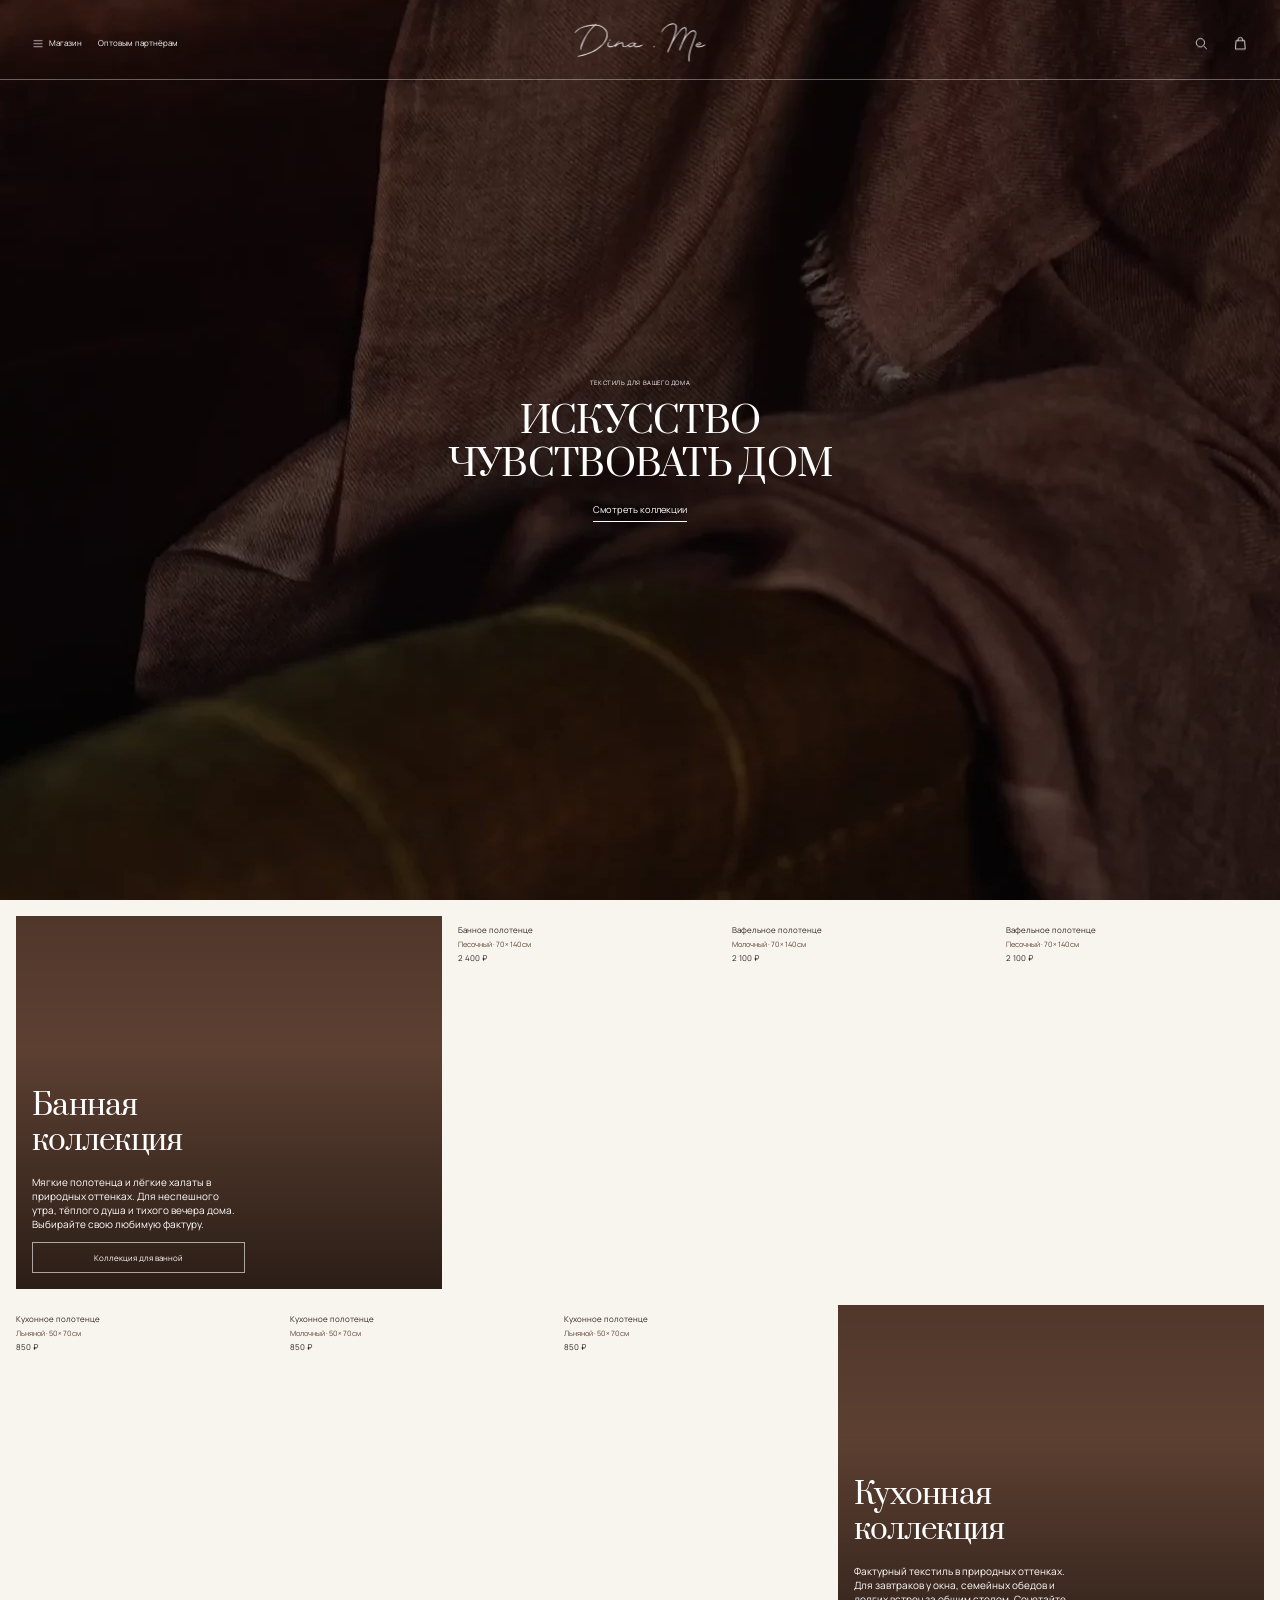
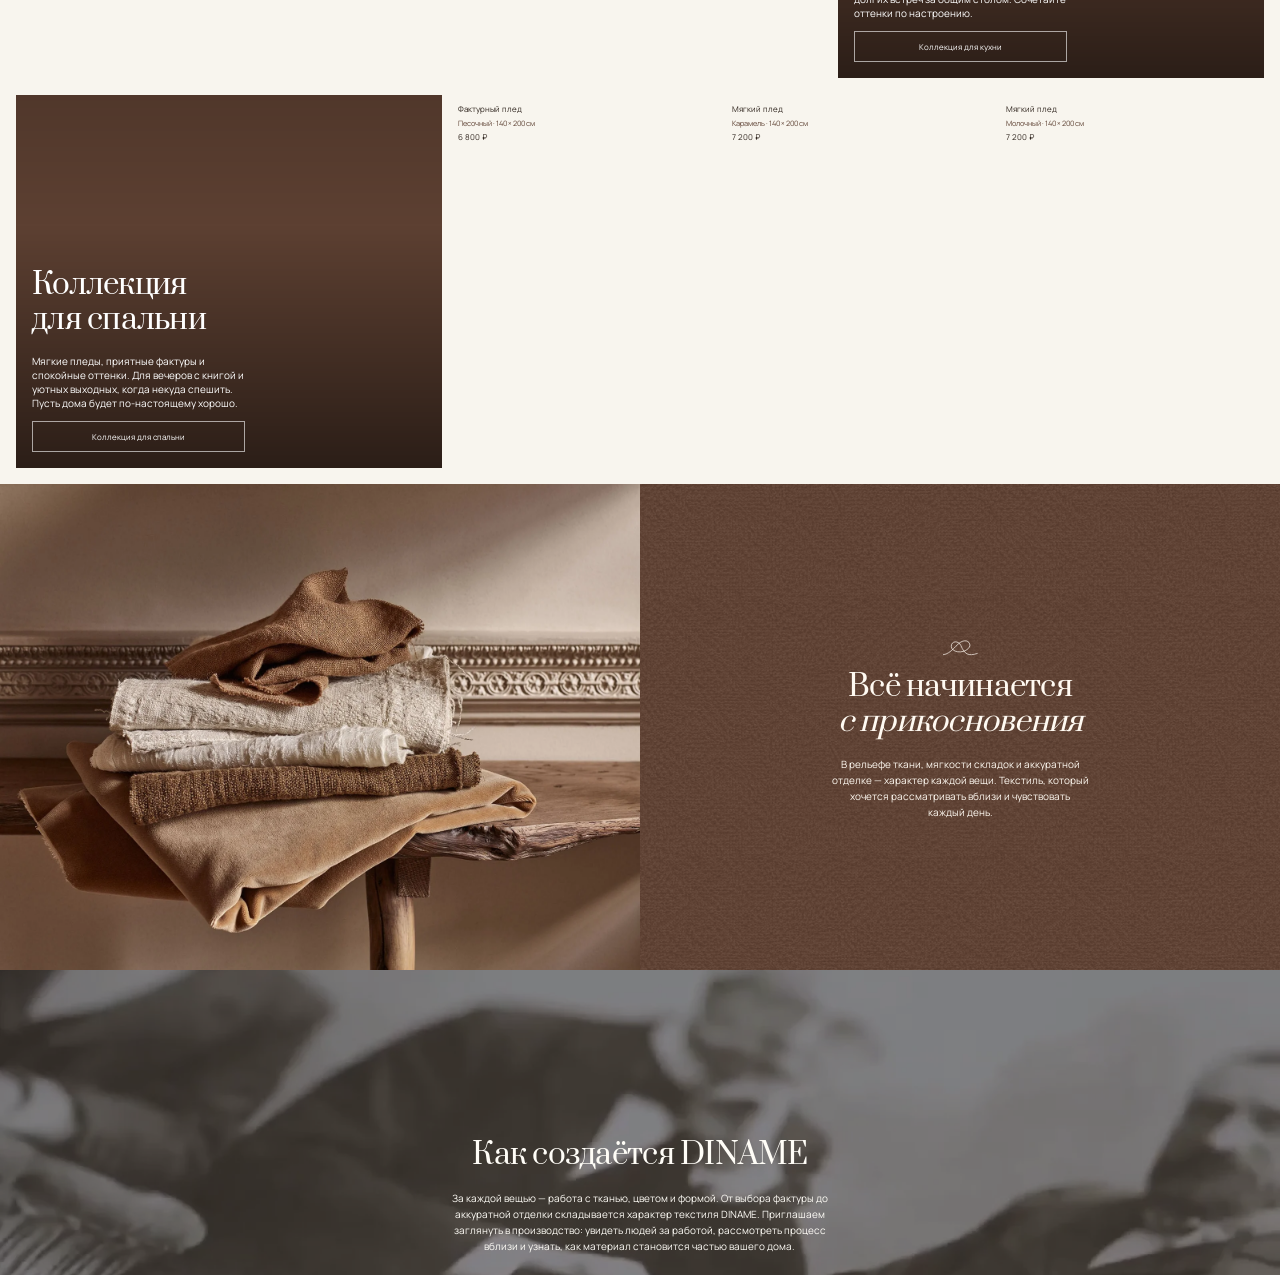
<file: index.html>
<!doctype html><html lang="ru"><meta charset="utf-8"><meta name="robots" content="noindex,nofollow"><meta http-equiv="refresh" content="0;url=homepage/"><title>DINAME — главная</title><a href="homepage/">Открыть главную DINAME</a></html>
</file>
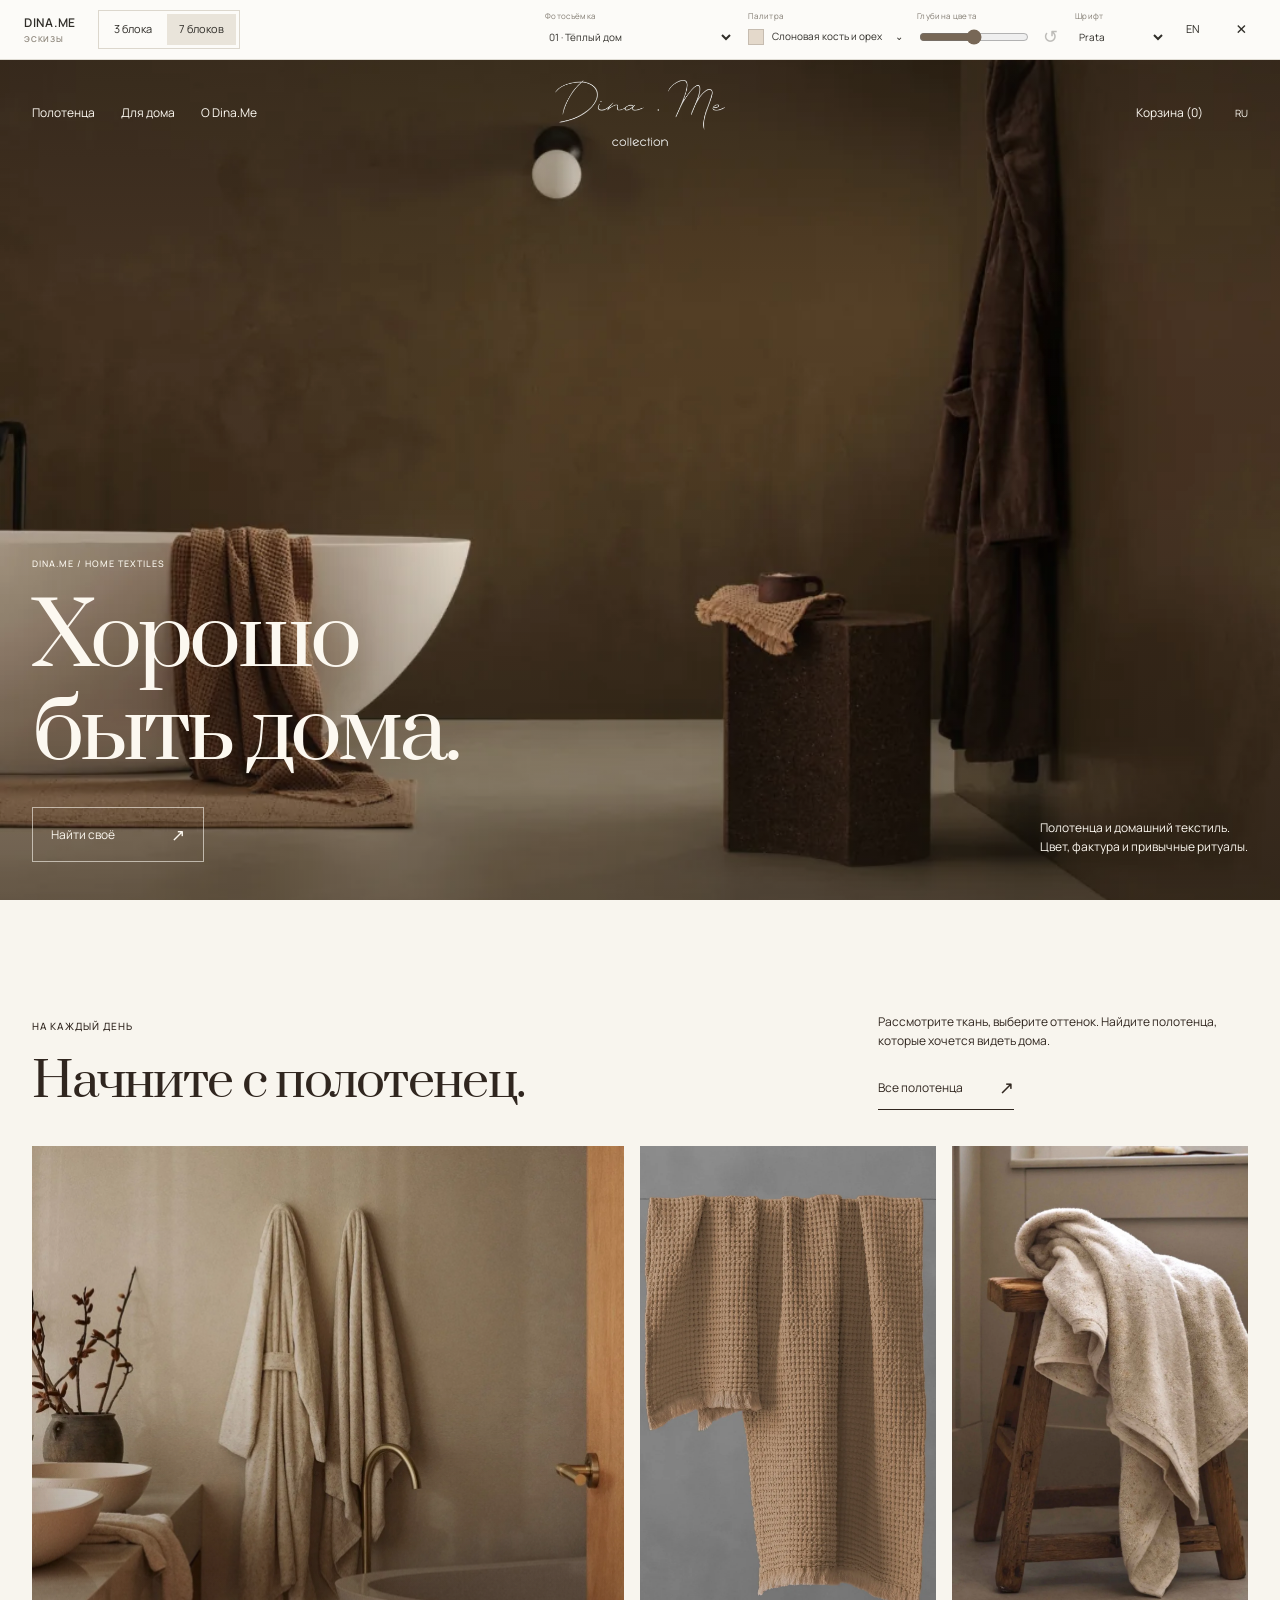
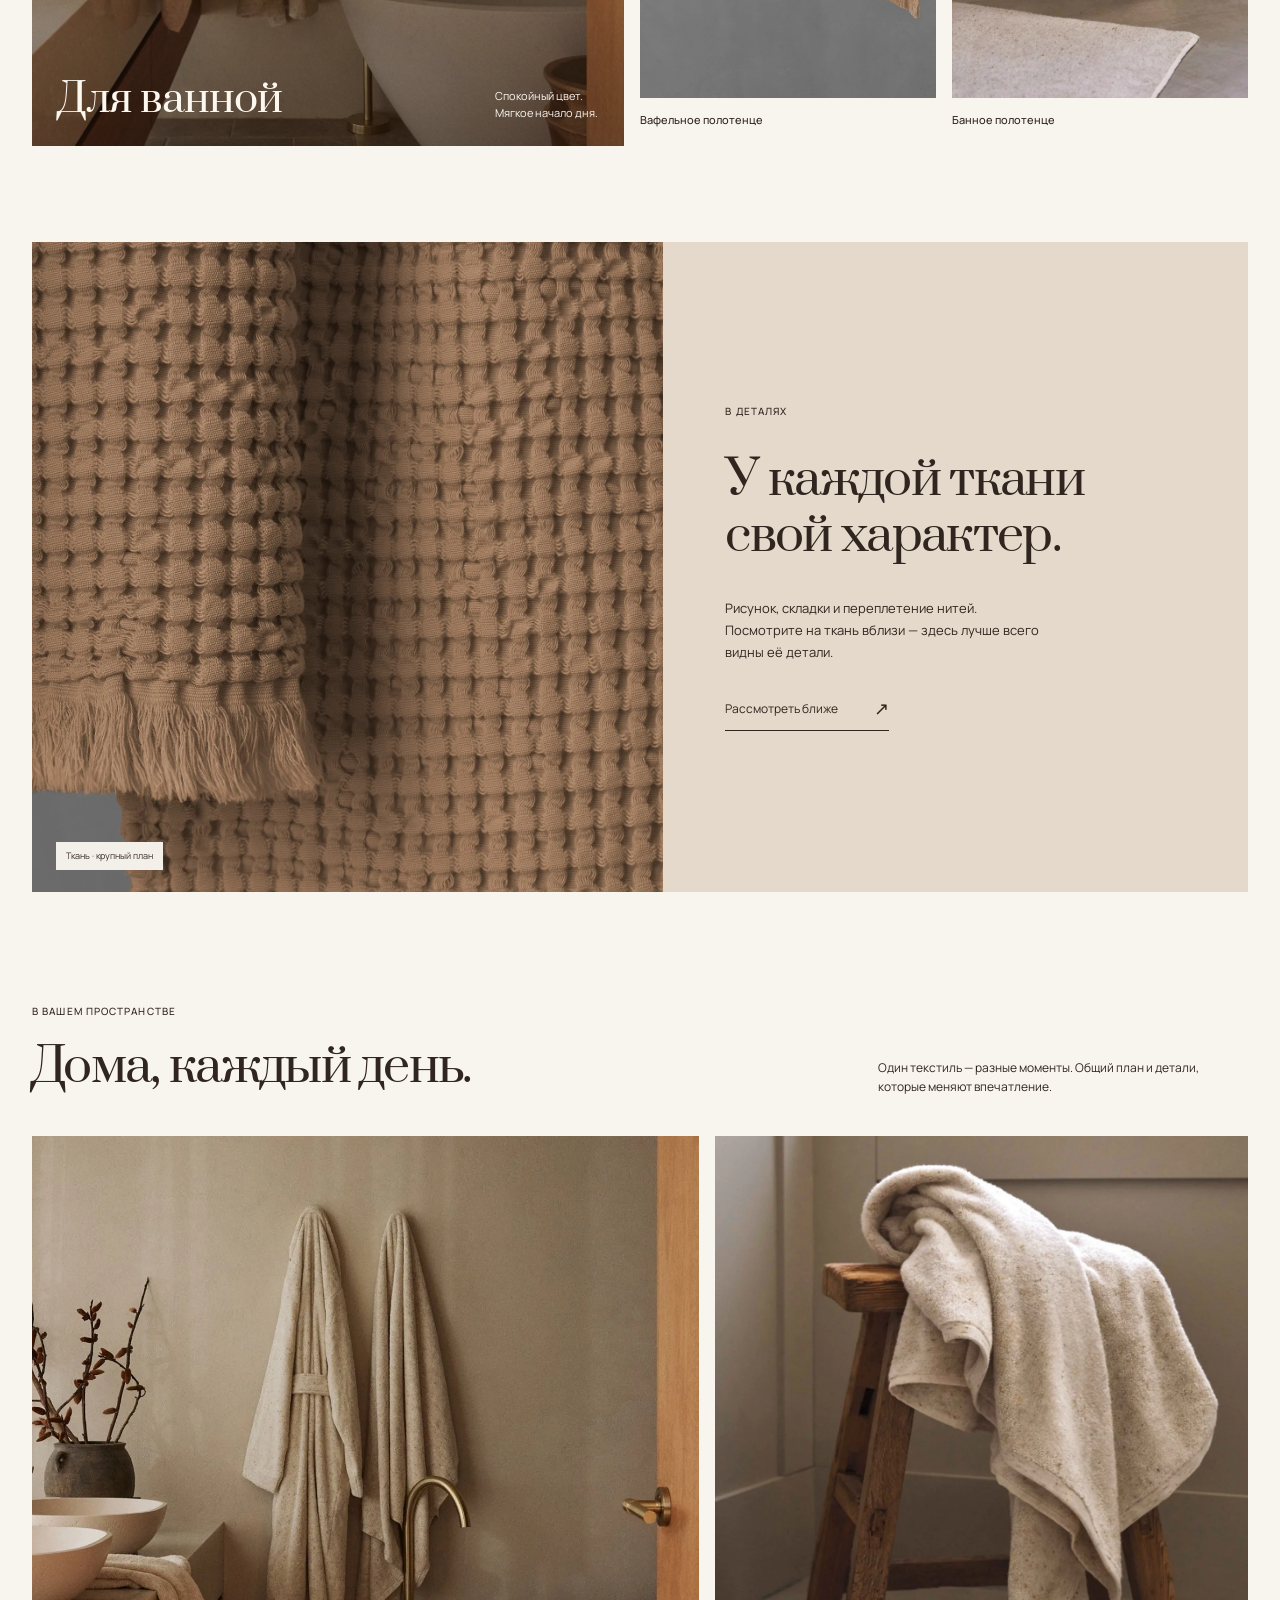
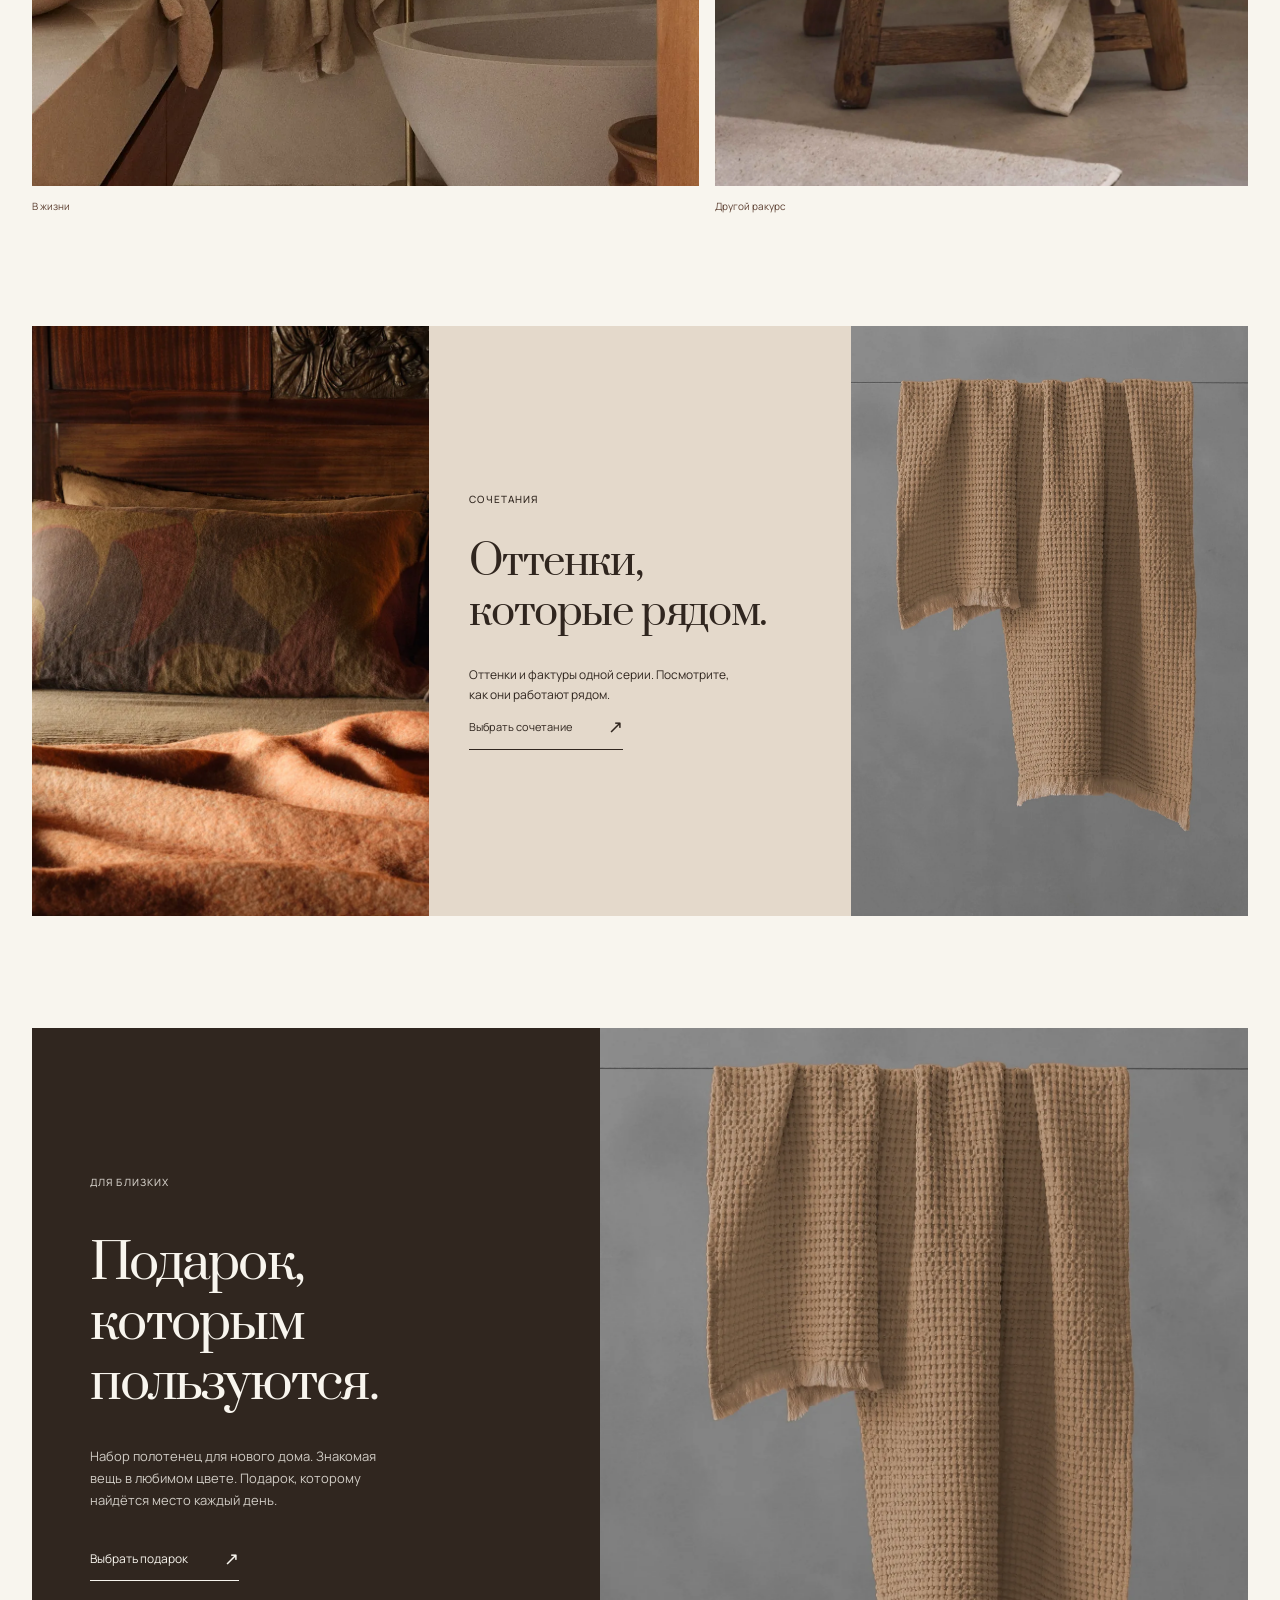
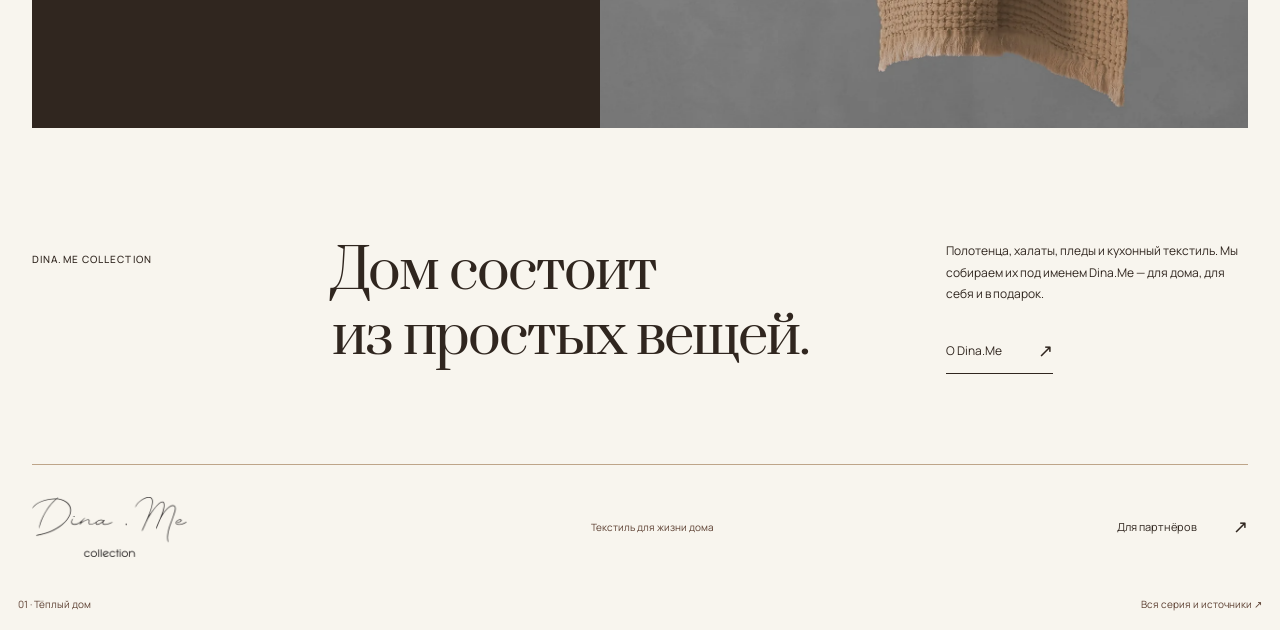
<file: homepage-emil/index.html>
<!doctype html><html lang="ru" data-type="prata" data-palette="linen"><head><meta charset="utf-8"><meta name="viewport" content="width=device-width, initial-scale=1"><meta name="robots" content="noindex,nofollow"><title>Dina.Me · Хорошо быть дома</title><link rel="preload" href="../assets/3b2b880737be3bda.ttf" as="font" type="font/ttf" crossorigin><link rel="preload" href="../assets/3ae11c49db0455a3.ttf" as="font" type="font/ttf" crossorigin><link rel="stylesheet" href="style.css"><link rel="stylesheet" href="../shared-studio/studio.css"></head><body>

<main>
<section class="hero">
 <div class="picture hero-image"><img data-parallax src="../assets/cf8b5a07da057cba.webp" alt="Текстиль в тёплом интерьере ванной" decoding="async"></div><div class="hero-shade"></div>
 <header class="header"><nav><button type="button" class="nav-item" aria-disabled="true">Полотенца<span aria-hidden="true">↗</span></button><button type="button" class="nav-item" aria-disabled="true">Для дома<span aria-hidden="true">↗</span></button><button type="button" class="nav-item" aria-disabled="true">О Dina.Me<span aria-hidden="true">↗</span></button></nav><img class="brand" src="../assets/438424b167ab3114.webp" alt="Dina.Me collection"><div class="header-end"><button type="button" class="nav-item" aria-disabled="true">Корзина (0)<span aria-hidden="true">↗</span></button><span>RU</span></div></header>
 <div class="hero-content"><span class="eyebrow">DINA.ME / HOME TEXTILES</span><h1>Хорошо<br>быть дома.</h1><button type="button" class="outline-button" aria-disabled="true">Найти своё<span aria-hidden="true">↗</span></button></div><p class="hero-note">Полотенца, халаты и текстиль<br>для ванной, спальни и кухни.</p>
</section>
<section class="selection section" id="towels"><div class="section-heading"><div><span class="eyebrow">НА КАЖДЫЙ ДЕНЬ</span><h2>Начните с полотенец.</h2></div><div class="heading-note"><p>После душа. У раковины. Рядом с ванной.<br>Махровые и вафельные — выберите свою фактуру.</p><button type="button" class="line-button" aria-disabled="true">Все полотенца<span aria-hidden="true">↗</span></button></div></div>
 <div class="product-grid"><article class="collection-scene"><div class="picture "><img data-parallax src="../assets/873c95c53696f4b0.webp" alt="" decoding="async"></div><div class="scene-shade"></div><div class="scene-caption"><h3>Для ванной</h3><p>Спокойный цвет.<br>Мягкое начало дня.</p></div></article>
 <article class="product"><div class="product-image"><img src="../assets/0daab0e6db95fc33.webp" alt="Вафельное полотенце"><img class="alternate" src="../assets/8b47b0a9cd1396e3.webp" alt="" aria-hidden="true"></div><div class="product-caption"><h3>Вафельное полотенце</h3><span>Песочный</span></div></article>
 <article class="product"><div class="product-image"><img src="../assets/1118b2c9c514664a.webp" alt="Банное полотенце"></div><div class="product-caption"><h3>Банное полотенце</h3><span>Молочный</span></div></article></div>
</section>
<section class="material section"><div class="material-frame"><div class="material-photo"><div class="picture "><img data-parallax src="../assets/8b47b0a9cd1396e3.webp" alt="" decoding="async"></div><span class="photo-label">Вафельное полотно · крупный план</span></div><div class="material-copy"><span class="eyebrow">В ДЕТАЛЯХ</span><h2>У каждой ткани<br>свой характер.</h2><p>Рельефное вафельное плетение, мягкие махровые петли, свободная бахрома по краю. Детали, с которых начинается выбор.</p><button type="button" class="line-button" aria-disabled="true">Рассмотреть ближе<span aria-hidden="true">↗</span></button></div></div></section>
<section class="interior section"><div class="section-heading"><div><span class="eyebrow">В ВАШЕМ ПРОСТРАНСТВЕ</span><h2>Дома, каждый день.</h2></div><p class="heading-note">На бортике ванны, рядом с раковиной.<br>Любимые полотенца всегда под рукой.</p></div><div class="interior-pair"><figure><div class="picture "><img data-parallax src="../assets/43739ed64864db66.webp" alt="" decoding="async"></div><figcaption>Общий план</figcaption></figure><figure><div class="picture "><img data-parallax src="../assets/c98df7efeed10438.webp" alt="" decoding="async"></div><figcaption>Ближе к ткани</figcaption></figure></div></section>
<section class="colour section"><div class="colour-layout"><div class="picture colour-portrait"><img  src="../assets/23427d04073f0abc.webp" alt="" decoding="async"></div><div class="colour-copy"><span class="eyebrow">СОЧЕТАНИЯ</span><h2>Оттенки,<br>которые рядом.</h2><p>Светлое с тёмным. Однотонное с полоской. Соберите сочетание, которое подходит вашему дому.</p><ul class="swatches"><li><i style="background:#e4dcd0"></i>Молочный</li><li><i style="background:#b9a17f"></i>Песочный</li><li><i style="background:#5e4e3e"></i>Какао</li></ul><button type="button" class="line-button" aria-disabled="true">Выбрать сочетание<span aria-hidden="true">↗</span></button></div><div class="picture colour-stripes"><img  src="../assets/0faaf779f68403c2.webp" alt="" decoding="async"></div></div></section>
<section class="gifting section"><div class="gift-frame"><div class="gift-copy"><span class="eyebrow">ДЛЯ БЛИЗКИХ</span><h2>Подарок,<br>которым пользуются.</h2><p>Плед для тихого вечера. Полотенца для нового дома. Вещи, которым легко найти место в жизни близкого человека.</p><button type="button" class="line-button" aria-disabled="true">Выбрать подарок<span aria-hidden="true">↗</span></button></div><div class="picture gift-photo"><img data-parallax src="../assets/5488b1b0f6ace0b1.webp" alt="" decoding="async"></div></div></section>
<section class="about section"><div class="about-top"><span class="eyebrow">DINA.ME COLLECTION</span><h2>Дом состоит<br>из простых вещей.</h2><div class="about-detail"><p>Полотенца, халаты, пледы и кухонный текстиль. Мы собираем их под именем Dina.Me — для дома, для себя и в подарок.</p><button type="button" class="line-button" aria-disabled="true">О Dina.Me<span aria-hidden="true">↗</span></button></div></div><div class="about-bottom"><img class="brand-dark" src="../assets/438424b167ab3114.webp" alt="Dina.Me"><span>Текстиль для жизни дома</span><button type="button" class="line-button" aria-disabled="true">Для партнёров<span aria-hidden="true">↗</span></button></div></section>
</main><script src="../shared-studio/emil-motion.js"></script><script src="../shared-studio/config.js"></script><script src="../shared-studio/photos.js"></script><script src="../shared-studio/photo-adapter.js"></script><script src="../shared-studio/studio.js"></script></body></html>
</file>
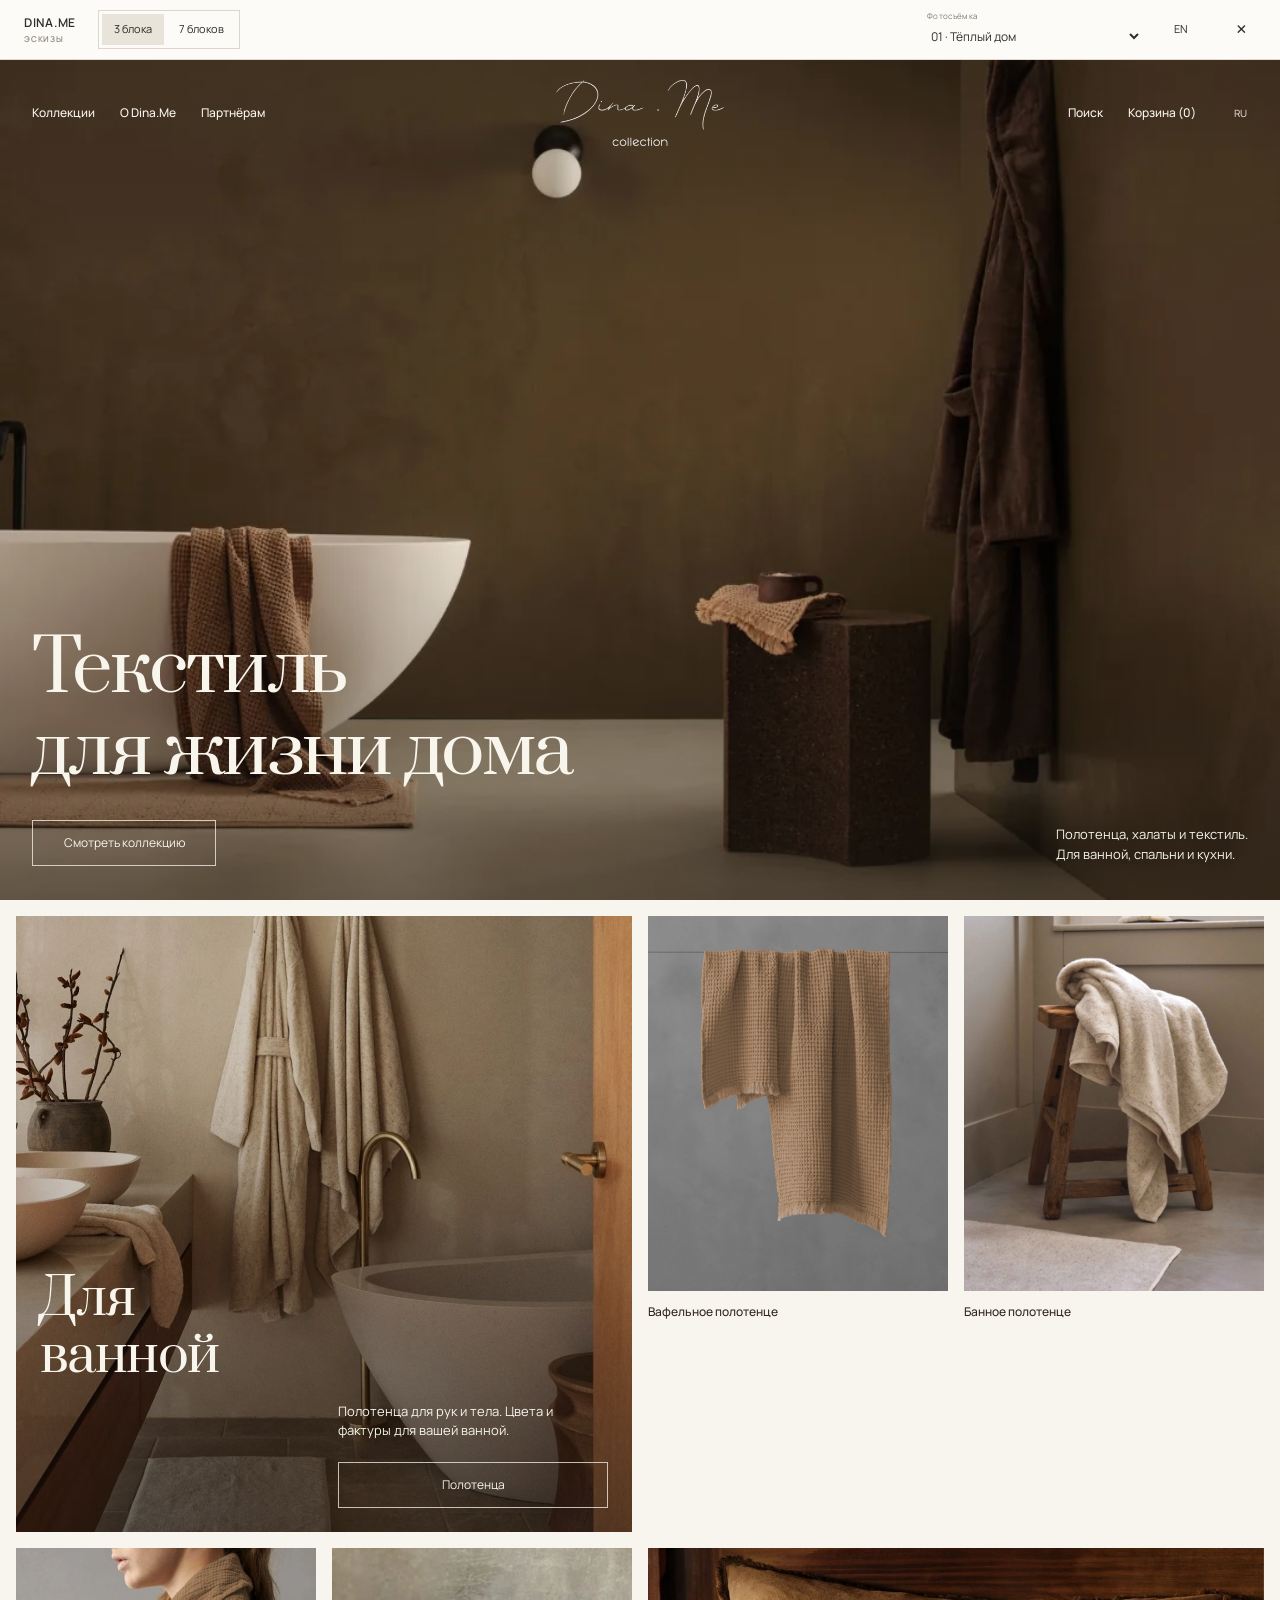
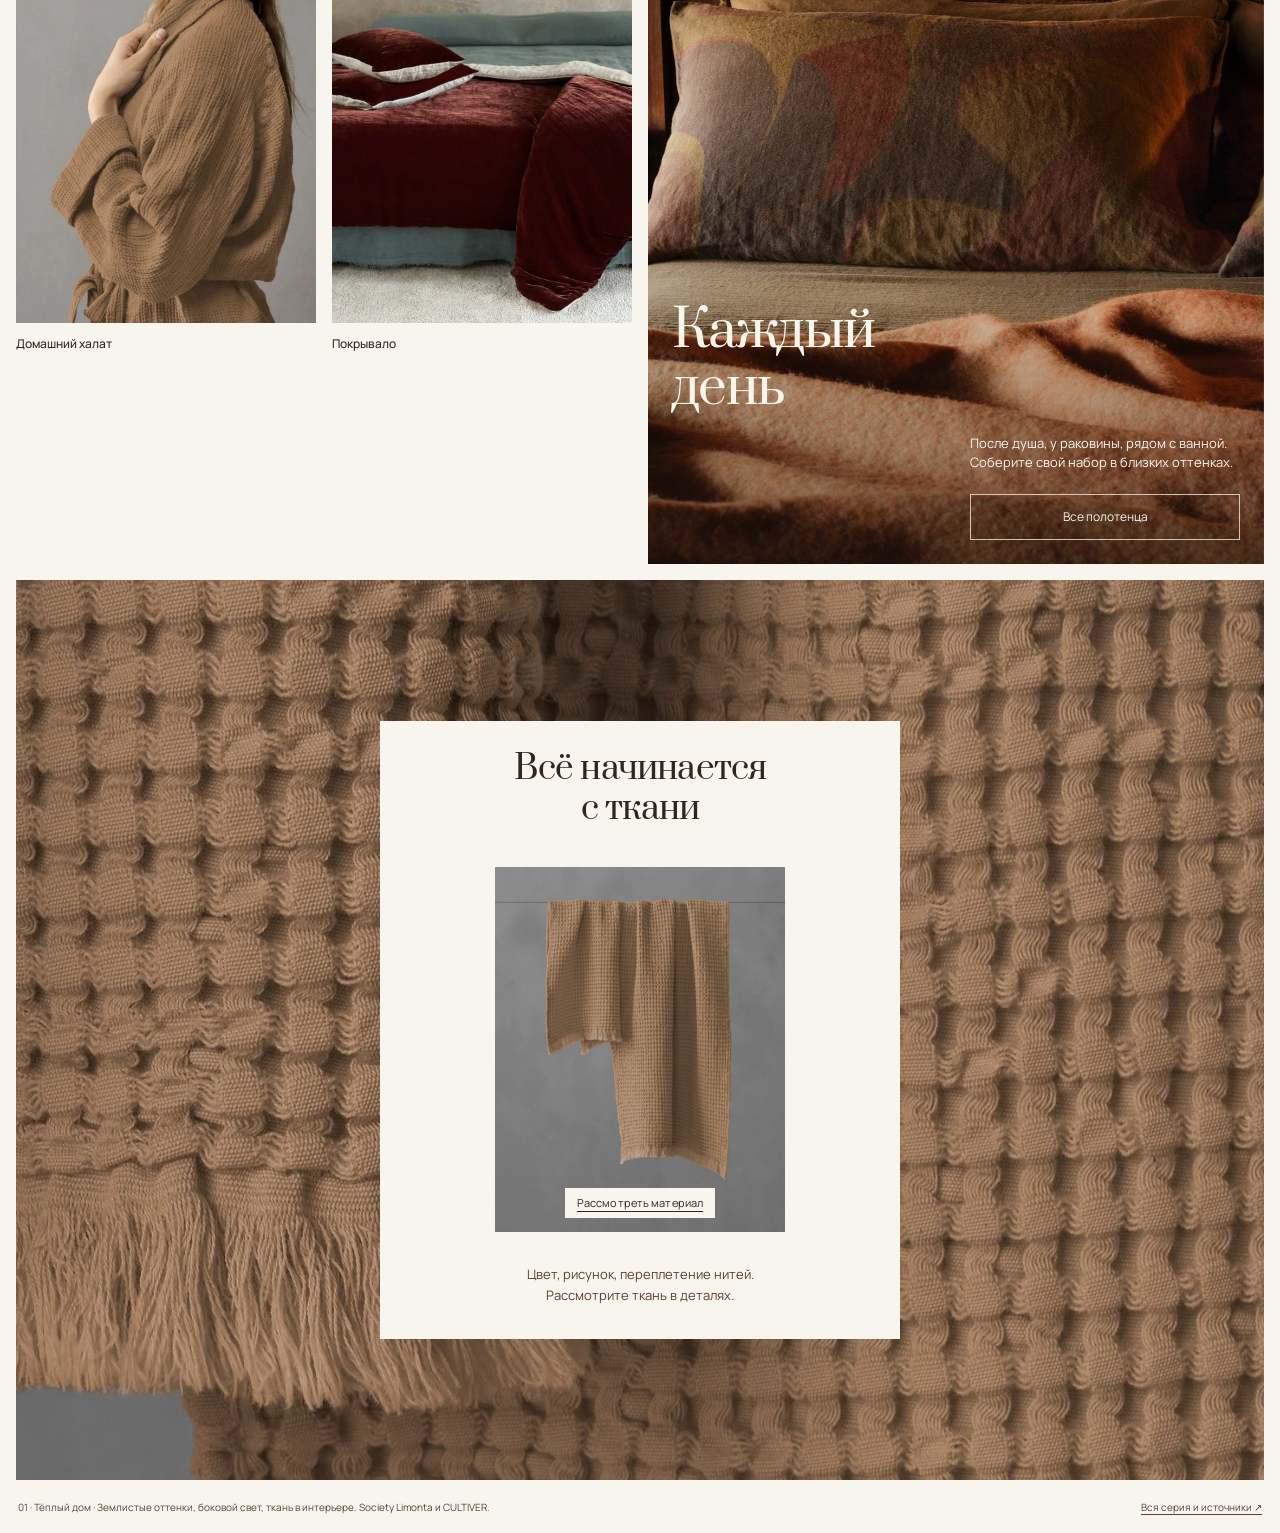
<file: homepage-v2/index.html>
<!doctype html><html lang="ru"><head><meta charset="utf-8"><meta name="viewport" content="width=device-width, initial-scale=1"><meta name="robots" content="noindex,nofollow"><title>Dina.Me — текстиль для жизни дома</title><link rel="preload" href="../assets/5c9fbe9c4ce76d02.ttf" as="font" type="font/ttf" crossorigin><link rel="preload" href="../assets/3ae11c49db0455a3.ttf" as="font" type="font/ttf" crossorigin><link rel="stylesheet" href="style.css"><link rel="stylesheet" href="lab.css"><link rel="stylesheet" href="../shared-studio/studio.css"></head><body>

<main>
<section class="hero" aria-label="Dina.Me">
 <div class="hero-photo"><img src="../assets/cf8b5a07da057cba.webp" alt="Текстиль песочных и коричневых оттенков в ванной" fetchpriority="high"></div><div class="hero-shade"></div>
 <header class="header"><nav aria-label="Навигация"><button type="button" class="" aria-disabled="true">Коллекции</button><button type="button" class="" aria-disabled="true">О Dina.Me</button><button type="button" class="" aria-disabled="true">Партнёрам</button></nav><img class="brand" src="../assets/438424b167ab3114.webp" alt="Dina.Me collection"><div class="header-right"><button type="button" class="" aria-disabled="true">Поиск</button><button type="button" class="" aria-disabled="true">Корзина (0)</button><span class="language">RU</span></div></header>
 <div class="hero-bottom"><div><h1>Текстиль<br>для жизни дома</h1><button type="button" class="outline" aria-disabled="true">Смотреть коллекцию</button></div><p>Полотенца, халаты и покрывала.<br>Мягкие фактуры. Естественные оттенки.</p></div>
</section>
<section class="collections" id="collections" aria-label="Коллекции"><div class="collection-row"><article class="feature bath"><div class="feature-mask"><img data-parallax src="../assets/873c95c53696f4b0.webp" alt=""></div><div class="feature-shade"></div><div class="feature-copy"><h2>Для<br>ванной</h2><div class="feature-detail"><p>Махровые и вафельные полотенца. Спокойные оттенки для ежедневного ритуала.</p><button type="button" aria-disabled="true" class="outline">Полотенца</button></div></div></article><div class="product-pair"><article class="product"><div class="product-photo"><img src="../assets/0daab0e6db95fc33.webp" alt="Вафельное полотенце"><img class="detail" src="../assets/8b47b0a9cd1396e3.webp" alt="" aria-hidden="true"></div><div class="product-caption"><h3>Вафельное полотенце</h3><span>Песочный</span></div></article><article class="product"><div class="product-photo"><img src="../assets/1118b2c9c514664a.webp" alt="Махровое полотенце"></div><div class="product-caption"><h3>Махровое полотенце</h3><span>Молочный</span></div></article></div></div><div class="collection-row collection-row-reverse"><div class="product-pair"><article class="product"><div class="product-photo"><img src="../assets/23427d04073f0abc.webp" alt="Домашний халат"></div><div class="product-caption"><h3>Домашний халат</h3><span>Песочный</span></div></article><article class="product"><div class="product-photo"><img src="../assets/7682ee644f6b9ce4.webp" alt="Покрывало"></div><div class="product-caption"><h3>Покрывало</h3><span>Бордовый</span></div></article></div><article class="feature home"><div class="feature-mask"><img data-parallax src="../assets/612d79aae99b1d41.webp" alt=""></div><div class="feature-shade"></div><div class="feature-copy"><h2>Медленные<br>утра</h2><div class="feature-detail"><p>Халат после душа. Покрывало для любимого кресла. Вещи, в которых хочется остаться дома.</p><button type="button" aria-disabled="true" class="outline">Текстиль для дома</button></div></div></article></div></section>
<section class="materials" aria-label="Материалы и ощущения"><div class="material-background"><img data-parallax src="../assets/8b47b0a9cd1396e3.webp" alt=""></div><article class="material-panel"><h2>Всё начинается<br>с ткани</h2><div class="material-detail"><img src="../assets/0daab0e6db95fc33.webp" alt="Вафельное полотенце, рельеф плетения"><button type="button" aria-disabled="true">Рассмотреть материал</button></div><p>Вафельное плетение с рельефной поверхностью<br>и мягкой бахромой по краю.</p></article></section>
</main><script src="motion.js"></script><script src="../shared-studio/config.js"></script><script src="../shared-studio/photos.js"></script><script src="../shared-studio/photo-adapter.js"></script><script src="../shared-studio/studio.js"></script></body></html>
</file>
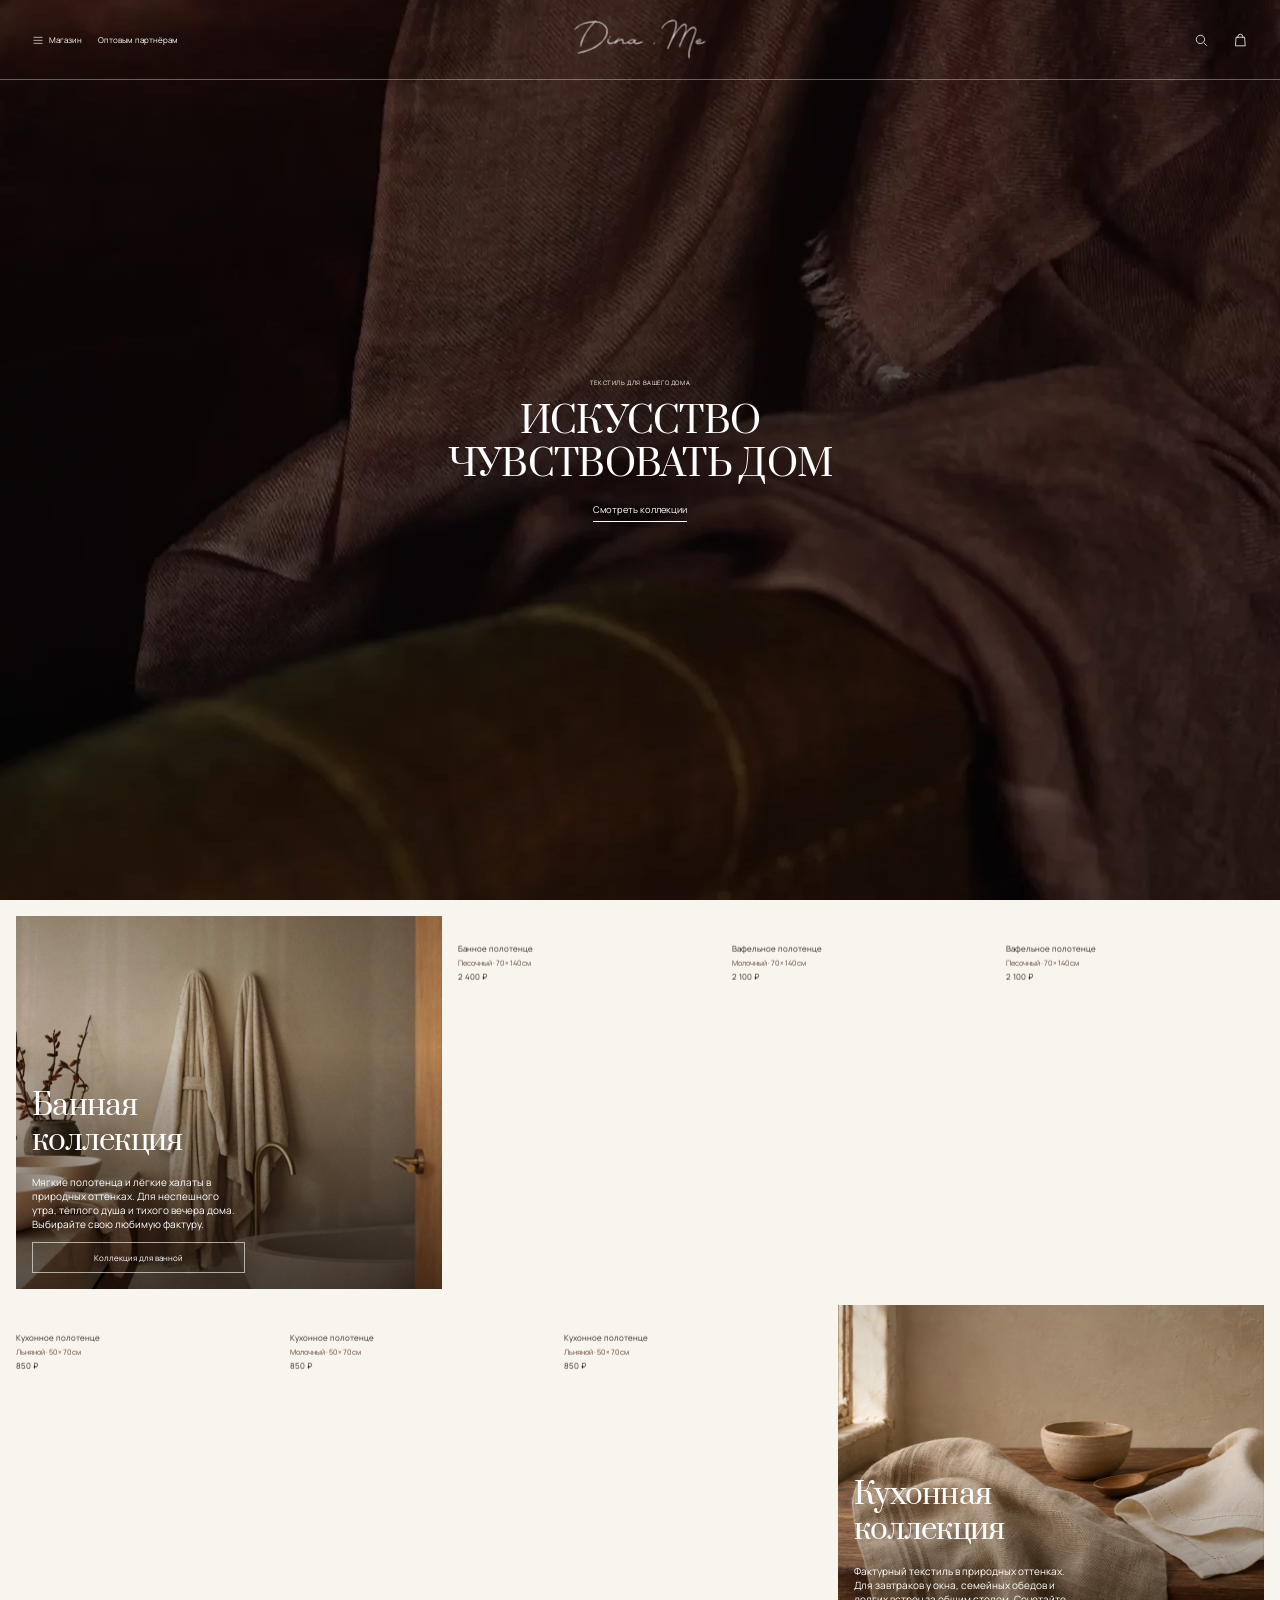
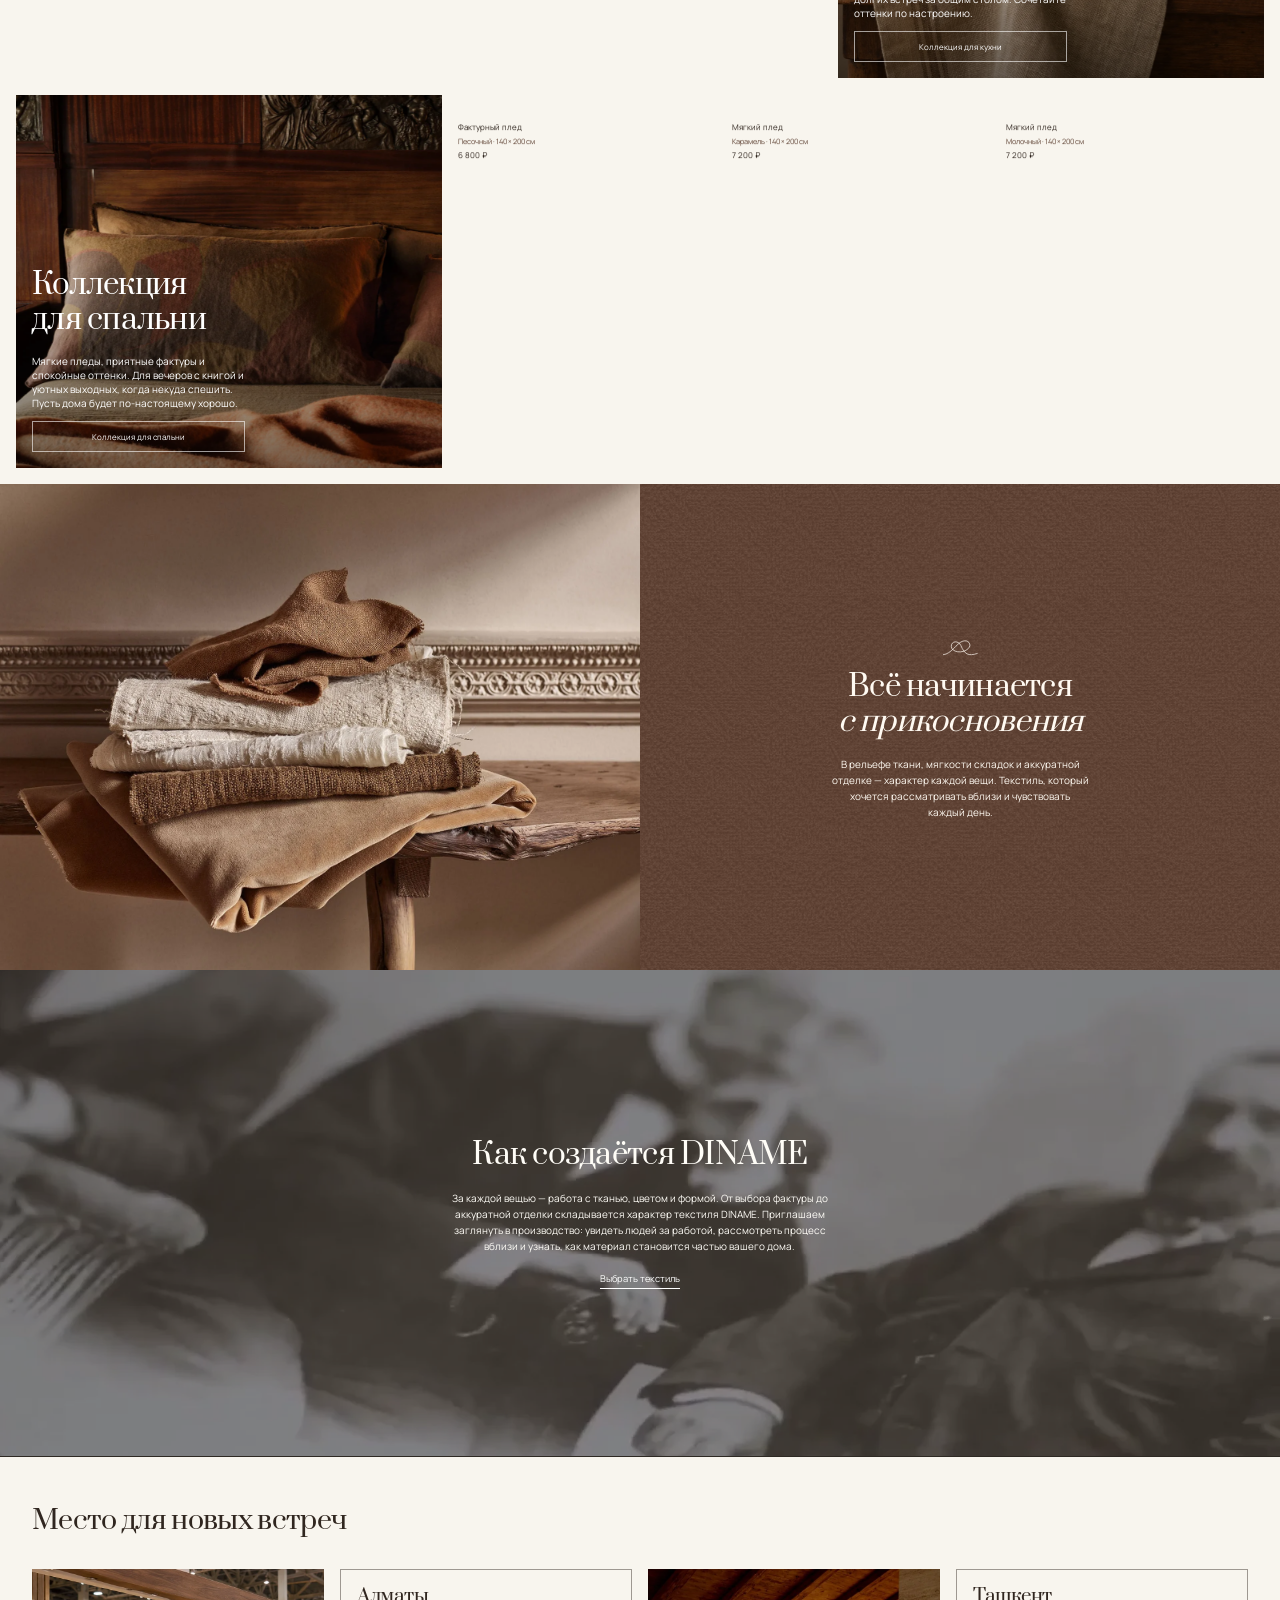
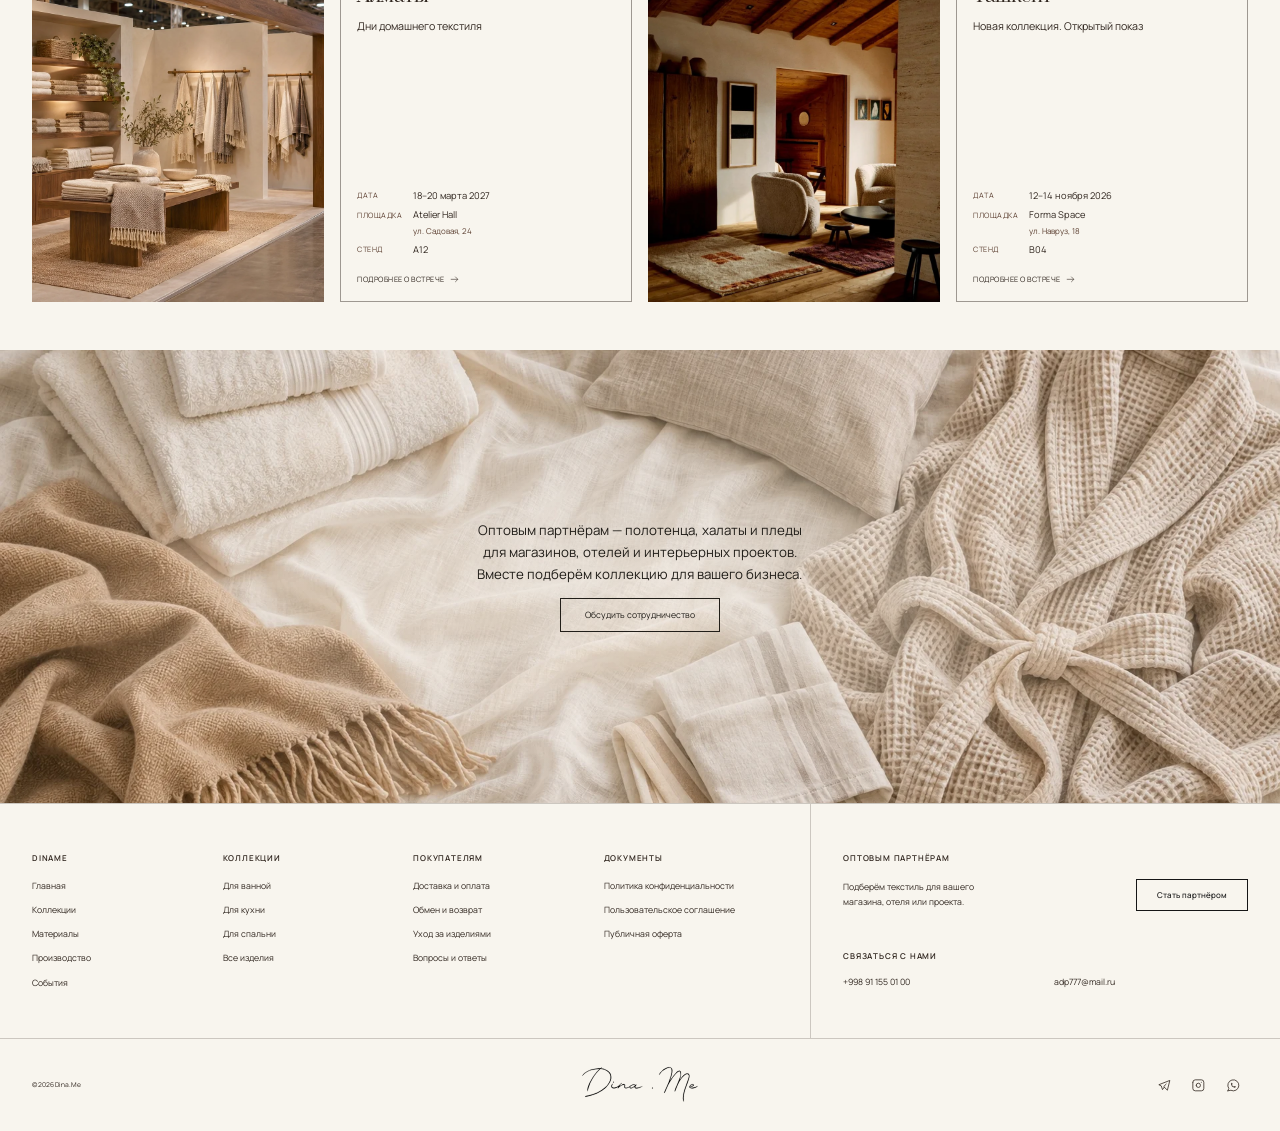
<file: homepage/index.html>
<!doctype html>
<html lang="ru" data-height="full" data-hero="armadillo" data-font="prata" data-palette="walnut" data-density="triple" data-cardinfo="below" data-colourway="1">
<head>
<meta charset="utf-8"><meta name="viewport" content="width=device-width,initial-scale=1"><meta name="robots" content="noindex,nofollow">
<title>Dina.Me — текстиль для дома</title>
<script src="desktop-scale.js?v=e0ac373e1883"></script>
<meta name="description" content="DINAME — текстиль для дома: полотенца, халаты, кухонный текстиль и пледы. Коллекции для дома и оптовых партнёров.">
<link rel="stylesheet" href="vendor/lenis.css?v=2f668ae84a66"><link rel="stylesheet" href="style.css?v=26bc556d492a">
<script src="vendor/lenis.min.js?v=80f53e77f1c1" defer></script><script src="media-loader.js?v=0fb61ec1096d" defer></script><script src="app.js?v=c46bcc998f41" defer></script>
<link rel="stylesheet" href="materials.css?v=eb94f19bb6cb">
<script src="materials.js?v=80da45c2fbed" defer></script>
<link rel="stylesheet" href="story.css?v=ca48c24f968e"><script defer src="story.js?v=a705079ca1cb"></script><link rel="stylesheet" href="closing.css?v=3798d30682e2"><script src="closing.js?v=5ddf107ee97a" defer></script><link rel="stylesheet" href="wholesale.css?v=3d3e81373fe3"><script src="wholesale.js?v=585c6e04ad4e" defer></script><link rel="stylesheet" href="footer.css?v=555b5d0be758"><script defer src="footer.js?v=b5e35534e4c0"></script><link rel="preload" as="image" href="media/limonta-hero-poster.webp" fetchpriority="high"><link rel="stylesheet" href="desktop-polish.css?v=26896ef309bb"><link rel="stylesheet" href="layout.css?v=97fa23a5a351"><link rel="stylesheet" href="responsive.css?v=16a5491db9da"><script defer src="vendor/embla-carousel.umd.js?v=f05b5dbfe37d"></script><script defer src="product-slider.js?v=a00f360417ee"></script></head>
<body>
<a class="skip" href="#collections">К коллекциям</a>
<header class="header" id="header"><div class="page-container header-inner">
 <nav class="nav-left" aria-label="Основная навигация"><button type="button" class="shop"><svg viewBox="0 0 24 24" aria-hidden="true"><path d="M3 6h18M3 12h18M3 18h18"/></svg><span>Магазин</span></button><button type="button" class="partners" data-wholesale-open><span>Оптовым партнёрам</span></button></nav>
 <a class="brand" href="#top" aria-label="Dina.Me — главная"><svg aria-hidden="true" focusable="false" xmlns="http://www.w3.org/2000/svg" viewBox="0 0 1328 438" fill="currentColor" stroke="currentColor" stroke-width="1.3" stroke-linejoin="round">
<path d="M0 0 C-1.38 1.5 -1.38 1.5 -3 3 C-3.66 3 -4.32 3 -5 3 C-5.33 4.65 -5.66 6.3 -6 8 C-5.72 8.01 -5.72 8.01 -4.33 8.04 C29.74 10 63.3 25.97 86.54 50.65 C102.82 69.25 107.52 92.89 106 117 C102.31 147.98 84.36 176.22 64 199 C63.77 199.26 63.77 199.26 62.62 200.55 C53.24 211.05 43.61 221.06 32.52 229.79 C30.9 231.08 29.3 232.4 27.71 233.73 C11.73 246.97 -5.82 258.05 -24 268 C-24.95 268.52 -25.9 269.04 -26.87 269.57 C-68.67 292.27 -114.03 305.91 -160.44 315.62 C-161.04 315.75 -161.64 315.88 -162.25 316.01 C-178.63 319.44 -178.63 319.44 -184 316 C-184 315.34 -184 314.68 -184 314 C-172.81 310.24 -161.58 307.45 -150.05 304.98 C-79.43 289.72 -10.51 260.78 43 211 C44.39 209.79 45.79 208.58 47.19 207.38 C57.16 198.68 57.16 198.68 59 195 C59.66 195 60.32 195 61 195 C61.28 194.41 61.56 193.82 61.85 193.21 C62.91 191.17 64.04 189.51 65.47 187.71 C87.44 159.49 102.22 128.14 97.71 91.69 C95.56 79.35 88.59 66.26 80.45 56.8 C79 55 79 55 78.05 52.89 C76.71 50.49 75.46 50.15 73 49 C71.55 47.7 70.14 46.36 68.75 45 C49.65 27.21 18.27 14.42 -7.88 14.75 C-8.51 14.74 -9.15 14.73 -9.8 14.73 C-13.38 14.74 -15.96 15.08 -19 17 C-19 17.66 -19 18.32 -19 19 C-20.45 20.43 -20.45 20.43 -22.46 22.1 C-27.05 26 -31.31 30.17 -35.56 34.44 C-36.28 35.15 -36.99 35.86 -37.73 36.6 C-41.81 40.68 -45.7 44.86 -49.47 49.22 C-51.39 51.45 -53.38 53.6 -55.38 55.75 C-59.89 60.76 -63.91 66.05 -67.89 71.49 C-69.31 73.42 -70.77 75.34 -72.22 77.25 C-74.17 79.82 -76.08 82.41 -78 85 C-78.44 85.59 -78.87 86.18 -79.32 86.78 C-94.42 107.24 -106.59 129.34 -118 152 C-118.58 153.13 -119.15 154.26 -119.73 155.39 C-123.69 163.18 -127.35 171.05 -130.69 179.12 C-130.81 179.43 -130.81 179.43 -131.44 180.95 C-141.76 205.97 -149.58 232 -157 258 C-157.33 258 -157.66 258 -158 258 C-160.85 209.99 -129.48 155.84 -105.14 115.88 C-103.99 113.98 -102.86 112.08 -101.74 110.16 C-90.17 90.53 -77.21 71.86 -61.71 55.11 C-58.99 52.15 -56.48 49.1 -54 45.94 C-49.63 40.52 -44.8 35.61 -39.88 30.69 C-39.11 29.92 -38.35 29.16 -37.56 28.37 C-33.61 24.46 -29.62 20.71 -25.32 17.2 C-24 16 -24 16 -23 14 C-52.3 15.48 -80.54 18.66 -109 26 C-109.78 26.2 -110.56 26.39 -111.37 26.6 C-140.68 34.07 -168.84 47.27 -191 68 C-193.39 70.1 -195.79 72.19 -198.19 74.27 C-200 76 -200 76 -201.12 77.73 C-201.41 78.15 -201.7 78.57 -202 79 C-202.66 79 -203.32 79 -204 79 C-204.25 79.62 -204.5 80.24 -204.75 80.88 C-206.21 83.35 -207.38 83.95 -210 85 C-210 85.66 -210 86.32 -210 87 C-212.5 88.62 -212.5 88.62 -215 90 C-210.82 78.18 -200.55 67.8 -191 60 C-190.54 59.62 -190.08 59.25 -189.61 58.86 C-150.32 26.91 -99.34 14.47 -50 9 C-49.14 8.9 -48.27 8.79 -47.39 8.68 C-42.78 8.16 -38.25 7.95 -33.62 7.93 C-32.51 7.92 -31.41 7.91 -30.27 7.9 C-28 7.88 -25.73 7.89 -23.46 7.92 C-17.55 7.83 -13.85 7.5 -9.32 3.51 C-8.21 2.34 -7.1 1.18 -6 0 C-3.51 -1.25 -2.59 -0.78 0 0 Z " fill="currentColor" transform="translate(240,29)"/>
<path d="M0 0 C6.29 6.45 9.53 15.33 9.98 24.28 C10.03 25.03 10.08 25.79 10.14 26.56 C11.21 57.51 0.03 88.11 -9.88 116.93 C-12.41 124.34 -14.73 131.8 -17.02 139.28 C-12.31 133.6 -7.92 127.81 -3.77 121.71 C-3.31 121.04 -2.84 120.36 -2.37 119.66 C-1.4 118.24 -0.44 116.83 0.52 115.42 C10.91 100.19 22.13 85.89 34.09 71.87 C36.62 68.9 39.1 65.91 41.54 62.87 C52.51 49.24 68.58 32.39 86.98 30.28 C91.2 30.14 94.72 30.72 98.23 33.15 C104.25 38.82 105.66 48.37 105.98 56.28 C106.02 56.99 106.06 57.7 106.1 58.43 C106.82 83.33 98.84 107.97 90.98 131.28 C91.16 131.03 91.16 131.03 92.06 129.77 C99.76 119.07 107.68 108.76 116.5 98.96 C118.62 96.55 120.66 94.06 122.68 91.57 C123.98 90.28 123.98 90.28 125.98 90.28 C125.98 89.62 125.98 88.96 125.98 88.28 C128.4 85.69 131.25 83.53 133.98 81.28 C134.26 81.04 134.26 81.04 135.69 79.86 C150.28 67.75 150.28 67.75 157.98 64.28 C158.62 63.97 159.26 63.67 159.91 63.36 C168.02 59.88 176.43 59.31 184.76 62.28 C192.1 65.57 195.03 70.96 197.98 78.28 C198.79 81.15 198.79 81.15 198.98 84.28 C199.04 85.06 199.1 85.84 199.17 86.64 C199.45 92.99 198.66 98.79 197.34 104.98 C197.16 105.81 196.99 106.64 196.8 107.49 C194.75 116.78 191.91 125.76 188.92 134.78 C188.77 135.23 188.77 135.23 188.02 137.5 C182.86 153.24 177.18 168.78 171.36 184.28 C171.25 184.55 171.25 184.55 170.74 185.92 C170.12 187.55 169.51 189.19 168.89 190.83 C155.36 226.81 142.29 263.02 136.98 301.28 C136.87 302.05 136.75 302.83 136.63 303.63 C134.64 317.44 133.77 331.89 135.49 345.77 C136.11 350.8 136.09 355.78 136.04 360.84 C136.04 361.3 136.04 361.3 136.03 363.61 C136.02 365.83 136 368.05 135.98 370.28 C123.38 354.41 126.89 324.62 128.75 305.97 C133.3 266.59 146.48 229.49 160.36 192.59 C197.5 93.84 197.5 93.84 189.29 75.46 C187 71.78 184.25 69.93 180.08 68.73 C169.88 66.53 161.04 70.22 152.42 75.53 C147.72 78.64 143.38 82.05 139.07 85.68 C136.98 87.28 136.98 87.28 133.98 88.28 C133.98 88.94 133.98 89.6 133.98 90.28 C132.65 91.55 132.65 91.55 130.73 93.09 C110.12 110.67 95.9 134.38 83.22 157.98 C81.98 160.27 80.72 162.54 79.44 164.81 C68.81 184.07 61.01 204.71 52.84 225.1 C51.81 227.68 50.77 230.27 49.73 232.85 C48.42 236.12 47.11 239.4 45.82 242.69 C45.22 244.18 44.62 245.67 44.03 247.16 C43.76 247.84 43.5 248.52 43.22 249.22 C41.91 252.48 40.75 255.04 37.98 257.28 C37.32 256.95 36.66 256.62 35.98 256.28 C36.39 249.35 37.64 243.33 40.05 236.83 C40.36 235.97 40.67 235.11 40.99 234.22 C44 225.99 47.37 217.93 50.86 209.9 C52.73 205.6 54.57 201.28 56.42 196.96 C56.8 196.08 57.18 195.19 57.57 194.28 C107.2 78.27 107.2 78.27 96.15 43.92 C95.01 41.34 94.24 39.94 91.98 38.28 C85.57 36.32 79.72 39.39 74.15 42.29 C66.56 46.46 60.28 51.66 54.39 57.99 C52.98 59.28 52.98 59.28 50.98 59.28 C50.98 59.94 50.98 60.6 50.98 61.28 C49.35 62.99 47.69 64.64 45.98 66.28 C37.79 74.61 30.65 83.63 23.69 92.99 C21.97 95.3 20.23 97.59 18.5 99.89 C10.7 110.28 3.47 120.95 -3.51 131.92 C-4.92 134.13 -6.37 136.32 -7.82 138.51 C-25.68 165.43 -39.88 194.46 -52.64 224.08 C-58.7 238.12 -64.84 252.14 -71.52 265.9 C-71.92 266.74 -72.31 267.59 -72.72 268.45 C-73.1 269.21 -73.48 269.97 -73.86 270.75 C-74.18 271.41 -74.51 272.08 -74.84 272.76 C-76.37 274.73 -77.6 274.91 -80.02 275.28 C-80.27 270.12 -79.74 266.77 -77.6 261.98 C-77.47 261.69 -77.47 261.69 -76.82 260.22 C-75.98 258.31 -75.13 256.42 -74.27 254.53 C-73.67 253.18 -73.08 251.84 -72.48 250.49 C-70.96 247.07 -69.43 243.64 -67.89 240.22 C-66.58 237.3 -65.28 234.36 -63.98 231.43 C-62.28 227.59 -60.57 223.76 -58.86 219.92 C-30.93 157.21 -30.93 157.21 -22.79 134.4 C-21.87 131.86 -20.93 129.32 -19.98 126.79 C-11.08 102.67 -3.36 78.66 0.98 53.28 C1.16 52.31 1.34 51.35 1.52 50.36 C2.26 45.41 2.24 40.46 2.28 35.47 C2.29 34.22 2.31 32.98 2.34 31.74 C2.54 23.23 1.61 16.13 -2.02 8.28 C-2.35 7.54 -2.67 6.8 -3.01 6.04 C-4.48 3.47 -6.25 3.18 -9.02 2.28 C-9.82 1.93 -10.63 1.58 -11.46 1.21 C-26.78 -4.39 -44.83 1.91 -59.02 8.28 C-75.29 15.95 -90.54 25.33 -104.02 37.28 C-104.85 38.01 -105.68 38.74 -106.53 39.5 C-115.16 47.61 -121.31 57.45 -127.64 67.38 C-128.06 68.03 -128.47 68.67 -128.89 69.34 C-129.67 70.56 -130.44 71.79 -131.2 73.02 C-133.81 77.17 -133.81 77.17 -136.02 78.28 C-133.93 58.54 -115.36 39.59 -100.82 27.59 C-81.9 12.49 -60.07 -1.93 -36.02 -6.72 C-35.37 -6.87 -34.73 -7.01 -34.06 -7.16 C-22.26 -9.24 -9.27 -7.91 0 0 Z " fill="currentColor" transform="translate(1012.01953125,31.72265625)"/>
<path d="M0 0 C1.19 2.25 1.19 2.25 2 5 C0.62 7.31 0.62 7.31 -1 9 C-1.99 8.84 -1.99 8.84 -7 8 C-7.93 4.99 -8.04 4.13 -7 1 C-4.54 -0.23 -2.72 -0.07 0 0 Z " fill="currentColor" transform="translate(373,183)"/>
<path d="M0 0 C-1.59 3.83 -4.17 6.49 -7 9.44 C-11.03 13.74 -14.84 18.14 -18.44 22.81 C-18.64 23.07 -18.64 23.07 -19.65 24.37 C-22.46 28.06 -24.79 31.93 -27 36 C-26.54 35.74 -26.09 35.49 -25.62 35.22 C-20.92 32.6 -16.22 29.99 -11.51 27.39 C-9.18 26.1 -6.86 24.79 -4.55 23.47 C18.17 10.76 18.17 10.76 29.35 13.35 C32.72 14.67 35.13 15.78 37 19 C37.66 23.04 37.33 26.93 37 31 C36.84 33 36.68 35 36.53 37 C36.43 38.31 36.31 39.62 36.18 40.92 C35.87 44.54 35.87 46.99 38 50 C45.31 54.18 54.07 51.46 61.66 49.39 C73.34 45.87 83.46 39.45 93 32 C107.64 20.75 121.3 14.21 140 16 C144.24 16.92 147.93 18.48 151.81 20.38 C152.53 20.58 153.26 20.79 154 21 C156.06 19.63 156.06 19.63 158 18 C160.25 17.81 160.25 17.81 162 18 C162.51 20.83 162.34 22.49 160.73 24.89 C159.22 26.7 157.76 28.42 156 30 C155.34 30 154.68 30 154 30 C153.71 30.72 153.42 31.44 153.12 32.19 C152.42 33.94 151.68 35.67 150.88 37.38 C149.69 40.93 149.59 43.25 150 47 C152.03 49.97 153.25 50.84 156.78 51.59 C175.96 54.05 192.54 47.56 210.19 41.03 C213.73 39.73 217.28 38.51 220.88 37.38 C221.82 37.07 222.77 36.77 223.74 36.46 C226 36 226 36 229 37 C210.23 52.57 181.19 60.66 157 59 C151.28 57.84 147.7 55.46 144 51 C141.95 47.82 141.59 44.71 141 41 C140.46 41.41 139.93 41.82 139.38 42.25 C127.83 50.76 112.92 59.87 98.06 58.94 C94.06 58.23 91.62 57.26 89 54 C88.02 50.7 87.44 47.41 87 44 C86.5 44.28 86 44.56 85.48 44.85 C79.57 47.98 73.52 50.43 67.25 52.75 C66.43 53.06 65.62 53.36 64.78 53.68 C58.14 56.1 52.02 57.19 44.94 57.25 C44.34 57.27 43.74 57.29 43.12 57.31 C38.89 57.35 36.4 56.49 33 54 C29.81 50.81 29.11 47.4 29 43 C29.18 40.86 29.45 38.75 29.74 36.62 C30.06 33.41 30.12 30.22 30.12 27 C30.13 25.89 30.13 24.77 30.13 23.62 C30 21 30 21 29 20 C8.98 18.11 -11.47 31.57 -26.74 43.34 C-30.72 46.63 -34.31 50.27 -37.88 54 C-40 56 -41.14 56.68 -44 57 C-43.58 50.51 -41.09 45.67 -38 40 C-38.42 40.27 -38.84 40.54 -39.28 40.82 C-57.46 52.48 -74.66 62.25 -97 58.5 C-103.83 56.67 -109.7 53.69 -113.44 47.5 C-116.63 40.16 -115.88 31.76 -113.44 24.31 C-110.98 18.35 -107.54 11.04 -101.78 7.72 C-101.49 7.6 -101.49 7.6 -100 7 C-100.67 11.4 -102.2 15.1 -104 19.12 C-107.32 26.66 -110.01 33.93 -107.28 42.17 C-104.96 46.56 -102.11 48.96 -97.34 50.55 C-87.04 52.51 -75.84 51.35 -66 48 C-65.06 47.69 -64.13 47.39 -63.16 47.07 C-43.86 39.95 -27.83 24.24 -13.74 9.76 C-4.23 0 -4.23 0 0 0 Z M96.79 36.33 C93.68 40.34 92.7 44.96 93 50 C95.6 52.6 96.76 52.33 100.38 52.38 C115.15 52.09 127.97 44.26 139 35 C139.76 34.37 140.52 33.75 141.3 33.11 C146.86 28.41 146.86 28.41 148 25 C132.24 15.2 108.66 23.31 96.79 36.33 Z " fill="currentColor" transform="translate(462,197)"/>
<path d="M0 0 C1.12 -0.03 2.24 -0.05 3.4 -0.08 C7.92 0.38 10.46 2.09 13.62 5.25 C14.3 9 14.36 11.01 12.41 14.31 C7.39 20.55 1.12 23.75 -6.38 26.25 C-8.48 26.37 -10.58 26.43 -12.69 26.44 C-13.8 26.45 -14.91 26.47 -16.05 26.48 C-19.48 26.24 -22.16 25.42 -25.38 24.25 C-27.75 24.12 -27.75 24.12 -29.38 24.25 C-30.38 28.58 -30.74 31.37 -28.38 35.25 C-26.19 36.44 -26.19 36.44 -23.38 37.25 C-22.38 37.59 -21.38 37.93 -20.36 38.28 C-7.71 41.86 7.58 40 19.62 35.25 C20.29 34.99 20.96 34.74 21.65 34.47 C29.14 31.56 36.48 28.36 43.75 24.94 C48.01 22.93 52.04 21.32 56.62 20.25 C51.96 30.51 38.93 35.77 28.98 39.77 C11.85 46.15 -8.84 49.44 -26.38 43.25 C-30.19 41.42 -33.38 39.04 -35.38 35.25 C-36.99 30.52 -36.58 26.92 -34.56 22.38 C-27.52 9.8 -14.73 0.2 0 0 Z M-23.38 15.25 C-24.88 18.12 -24.88 18.12 -25.38 20.25 C-16.62 22 -6.88 22.26 1 17.44 C3.71 15.18 5.25 13.5 6.62 10.25 C6.19 8.09 6.19 8.09 5.62 6.25 C-6.04 5.77 -14.6 6.86 -23.38 15.25 Z " fill="currentColor" transform="translate(1246.375,209.75)"/>
<path d="M0 0 C3.05 1.14 4.11 1.99 5.5 4.94 C4.83 7.33 4.28 9.16 2.5 10.94 C-2.75 11.39 -2.75 11.39 -5.44 9.75 C-6.5 7.94 -6.5 7.94 -6.38 5.44 C-5.08 1.72 -4.14 -0.1 0 0 Z " fill="currentColor" transform="translate(802.5,246.0625)"/>
</svg>
</a>
 <div class="nav-right"><button type="button" class="icon" aria-label="Поиск"><svg viewBox="0 0 24 24" aria-hidden="true"><circle cx="10.5" cy="10.5" r="6.8"/><path d="m16 16 5 5"/></svg></button><button type="button" class="icon" aria-label="Корзина"><svg viewBox="0 0 24 24" aria-hidden="true"><path d="M5 7h14l1 14H4L5 7Z M8 8V6a4 4 0 0 1 8 0v2"/></svg></button></div>
</div></header>
<main id="top" tabindex="-1">
<section class="hero" aria-labelledby="hero-title">
 <div class="hero-media" aria-hidden="true"><video id="hero-video" muted loop playsinline preload="none" poster="media/limonta-hero-poster.webp"></video></div>
 <div class="hero-shade"></div>
 <div class="hero-content page-container"><p class="eyebrow">Текстиль для вашего дома</p><h1 id="hero-title">Искусство<br>чувствовать дом</h1><div class="hero-actions"><a class="outline" href="#collections">Смотреть коллекции</a></div><p class="hero-note">Мягкие фактуры, спокойные оттенки и любимые вещи. Для простых моментов, из которых складывается жизнь дома.</p></div>

</section>
<section class="collections page-container" id="collections" tabindex="-1" aria-label="Коллекции для дома"></section>


<section class="materials page-container" id="materials" aria-labelledby="materials-title" data-mark="knot" data-tone="walnut">
 <div class="materials-photos">
  <figure class="materials-photo"><img src="media/materials-stack.webp" alt="Стопка тканей в молочных, песочных и ореховых оттенках" width="1600" height="1600" loading="eager" decoding="async"></figure>
 </div>
 <div class="materials-copy">
  <div class="materials-mark" aria-hidden="true">
   <svg data-material-symbol="knot" viewBox="0 0 64 48"><path d="M4 34C17 33 26 15 35 12C45 8 52 17 45 24C36 33 17 30 17 20C17 11 29 10 33 19C39 33 45 37 60 32"/></svg>
  </div>
  <h2 id="materials-title"><span>Всё начинается</span> <span>с прикосновения</span></h2>
  <p class="materials-description">В рельефе ткани, мягкости складок и аккуратной отделке — характер каждой вещи. Текстиль, который хочется рассматривать вблизи и чувствовать каждый день.</p>
 </div>
</section>


<section class="home-story" id="home-story" aria-labelledby="story-title">
 <div class="story-background" aria-hidden="true"><video id="story-video" muted loop playsinline preload="none" poster="media/frette-heritage-poster.webp" data-src="media/frette-heritage-web.mp4"></video></div>
 <div class="page-container section-inner"><div class="story-copy">
  <h2 id="story-title">Как создаётся DINAME</h2>
  <p class="story-description">За каждой вещью — работа с тканью, цветом и формой. От выбора фактуры до аккуратной отделки складывается характер текстиля DINAME. Приглашаем заглянуть в производство: увидеть людей за работой, рассмотреть процесс вблизи и узнать, как материал становится частью вашего дома.</p>
  <a class="outline story-link" href="#collections">Выбрать текстиль</a>
 </div></div>
</section>

<section class="events page-container" id="events" aria-labelledby="events-title"><header class="closing-heading"><div><h2 id="events-title" data-closing="eventsTitle">Место для новых встреч</h2></div><p data-closing="eventsIntro">Знакомимся, показываем коллекции и говорим о текстиле — на выставках и личных встречах.</p></header><div id="events-content"></div></section>

<section class="wholesale" data-composition="flatlay" data-presentation="minimal" id="partners" aria-labelledby="wholesale-title">
<img class="wholesale-scene" src="media/wholesale-flatlay.webp" width="1942" height="809" loading="eager" decoding="async" alt="Общий кадр коллекций: халат, стопки полотенец, кухонный текстиль и плед на фоне светлого камня">
<div class="page-container section-inner"><div class="wholesale-copy"><h2 id="wholesale-title" data-wholesale="title">Оптовым партнёрам</h2><p class="wholesale-description" data-wholesale="description">Текстиль для вашего магазина, отеля или интерьерного проекта.</p><button type="button" class="wholesale-button" data-wholesale-open data-wholesale="cta">Обсудить сотрудничество</button></div></div>
</section>
</main>
<footer id="footer" class="site-footer" data-layout="right" aria-label="Нижняя навигация">
<div class="footer-main page-container"><div class="footer-navigation">
<nav aria-label="DINAME"><h2>DINAME</h2><a href="#top" data-footer="home">Главная</a><a href="#collections" data-footer="collections">Коллекции</a><a href="#materials" data-footer="materials">Материалы</a><a href="#home-story" data-footer="production">Производство</a><a href="#events" data-footer="events">События</a></nav>
<nav aria-label="Коллекции"><h2 data-footer="collections">Коллекции</h2><a href="#bath" data-footer="bath">Для ванной</a><a href="#kitchen" data-footer="kitchen">Для кухни</a><a href="#bedroom" data-footer="bedroom">Для спальни</a><a href="#collections" data-footer="all">Все изделия</a></nav>
<nav aria-label="Покупателям"><h2 data-footer="support">Покупателям</h2><button type="button" data-footer-page="delivery" data-footer="delivery">Доставка и оплата</button><button type="button" data-footer-page="returns" data-footer="returns">Обмен и возврат</button><button type="button" data-footer-page="care" data-footer="care">Уход за изделиями</button><button type="button" data-footer-page="faq" data-footer="faq">Вопросы и ответы</button></nav>
<nav class="footer-documents" aria-label="Документы"><h2 data-footer="documents">Документы</h2><button type="button" data-footer-page="privacy" data-footer="privacy">Политика конфиденциальности</button><button type="button" data-footer-page="terms" data-footer="terms">Пользовательское соглашение</button><button type="button" data-footer-page="offer" data-footer="offer">Публичная оферта</button></nav>
</div><div class="footer-partners"><div><h2 data-footer="partners">Оптовым партнёрам</h2><p class="footer-invitation" data-footer="invitation">Подберём текстиль для вашего магазина, отеля или интерьерного проекта. Расскажите нам о вашей задаче.</p><button type="button" class="footer-cta" data-wholesale-open data-footer="cta">Стать партнёром</button></div><div class="footer-contacts"><h2 data-footer="contact">Связаться с нами</h2><a href="tel:+998911550100">+998 91 155 01 00</a><a href="mailto:adp777@mail.ru">adp777@mail.ru</a></div></div></div>
<div class="footer-bottom-shell"><div class="footer-bottom page-container"><p class="footer-copyright">© 2026 Dina.Me</p><a class="footer-logo" href="#top" aria-label="Dina.Me — наверх"><img src="media/wordmark.svg" alt="Dina.Me" width="180" height="60"></a><!-- Social icons: Tabler Icons, MIT; see media/tabler-icons-LICENSE.txt --><nav class="footer-socials" aria-label="Социальные сети"><a href="https://t.me/dinameuz" target="_blank" rel="noopener noreferrer" aria-label="Telegram" title="Telegram"><svg aria-hidden="true" focusable="false"
  xmlns="http://www.w3.org/2000/svg"
  width="24"
  height="24"
  viewBox="0 0 24 24"
  fill="none"
  stroke="currentColor"
  stroke-width="2"
  stroke-linecap="round"
  stroke-linejoin="round"
>
  <path d="M15 10l-4 4l6 6l4 -16l-18 7l4 2l2 6l3 -4" />
</svg></a><a href="https://www.instagram.com/" target="_blank" rel="noopener noreferrer" aria-label="Instagram" title="Instagram — временная ссылка"><svg aria-hidden="true" focusable="false"
  xmlns="http://www.w3.org/2000/svg"
  width="24"
  height="24"
  viewBox="0 0 24 24"
  fill="none"
  stroke="currentColor"
  stroke-width="2"
  stroke-linecap="round"
  stroke-linejoin="round"
>
  <path d="M3 7a4 4 0 0 1 4 -4h10a4 4 0 0 1 4 4v10a4 4 0 0 1 -4 4h-10a4 4 0 0 1 -4 -4l0 -10" />
  <path d="M8.5 12a3.5 3.5 0 1 0 7 0a3.5 3.5 0 0 0 -7 0" />
  <path d="M17 7v.01" />
</svg></a><a href="https://www.whatsapp.com/" target="_blank" rel="noopener noreferrer" aria-label="WhatsApp" title="WhatsApp — временная ссылка"><svg aria-hidden="true" focusable="false"
  xmlns="http://www.w3.org/2000/svg"
  width="24"
  height="24"
  viewBox="0 0 24 24"
  fill="none"
  stroke="currentColor"
  stroke-width="2"
  stroke-linecap="round"
  stroke-linejoin="round"
>
  <path d="M3 21l1.65 -3.8a9 9 0 1 1 3.4 2.9l-5.05 .9" />
  <path d="M9 10a.5 .5 0 0 0 1 0v-1a.5 .5 0 0 0 -1 0v1a5 5 0 0 0 5 5h1a.5 .5 0 0 0 0 -1h-1a.5 .5 0 0 0 0 1" />
</svg></a></nav></div>
</div></footer>





<dialog class="drawer" id="menu" aria-labelledby="menu-title" data-lenis-prevent><div class="dialog-head"><span id="menu-title">Магазин</span><button type="button" class="close" aria-label="Закрыть меню">×</button></div><nav class="category-nav"><a href="#bath">Для ванной <span>01</span></a><a href="#kitchen">Для кухни <span>02</span></a><a href="#bedroom">Для спальни <span>03</span></a></nav><div class="menu-bottom"><button type="button">Оптовым партнёрам ↗</button><button type="button" class="settings-link" data-open="settings">Настройки просмотра <kbd>Shift D</kbd></button></div></dialog>
<dialog id="settings" class="settings" aria-labelledby="settings-title" data-lenis-prevent><div class="dialog-head"><h2 id="settings-title">Настройки просмотра</h2><button type="button" class="close" aria-label="Закрыть настройки">×</button></div><p class="hint">Открыть и закрыть — <kbd>Shift D</kbd></p><div class="settings-tabs" role="tablist" aria-label="Разделы настроек"><button type="button" role="tab" id="tab-general" aria-controls="panel-general" aria-selected="true" tabindex="0">Общее</button><button type="button" role="tab" id="tab-hero" aria-controls="panel-hero" aria-selected="false" tabindex="-1">Первый экран</button><button type="button" role="tab" id="tab-categories" aria-controls="panel-categories" aria-selected="false" tabindex="-1">Категории</button><button type="button" role="tab" id="tab-materials" aria-controls="panel-materials" aria-selected="false" tabindex="-1">Материалы</button><button type="button" role="tab" id="tab-events" aria-controls="panel-events" aria-selected="false" tabindex="-1">События</button><button type="button" role="tab" id="tab-partners" aria-controls="panel-partners" aria-selected="false" tabindex="-1">Партнёрам</button></div><section role="tabpanel" id="panel-general" aria-labelledby="tab-general"><fieldset><legend>Язык</legend><div class="options"><label class="recommended"><input type="radio" name="language" value="ru" checked><span>RU</span><em class="preferred-tag">Основной</em></label><label><input type="radio" name="language" value="en"><span>EN</span></label></div></fieldset><fieldset><legend>Шрифт заголовков</legend><div class="options"><label><input type="radio" name="font" value="prata" checked><span>Prata</span></label><label><input type="radio" name="font" value="forum"><span>Forum</span></label><label><input type="radio" name="font" value="cormorant"><span>Cormorant</span></label></div><p class="hint">Prata, Forum и Cormorant — варианты для сравнения.</p></fieldset><fieldset><legend>Палитра и сочетание</legend><div class="palette-row"><label class="choice"><input type="radio" name="palette" value="linen"><i class="swatch linen"></i><span>Молочный лён</span></label><div class="palette-combinations" role="group" aria-label="Сочетания: Молочный лён"><button type="button" data-for-palette="linen" data-colourway-button="1" aria-label="Молочный лён: Мягкий акцент" aria-pressed="false" title="Мягкий акцент">1</button><button type="button" data-for-palette="linen" data-colourway-button="2" aria-label="Молочный лён: Заметнее акцент" aria-pressed="false" title="Заметнее акцент">2</button></div></div><div class="palette-row"><label class="choice"><input type="radio" name="palette" value="walnut"><i class="swatch walnut"></i><span>Слоновая кость и орех</span></label><div class="palette-combinations" role="group" aria-label="Сочетания: Слоновая кость и орех"><button type="button" data-for-palette="walnut" data-colourway-button="1" aria-label="Слоновая кость и орех: Мягкий акцент" aria-pressed="false" title="Мягкий акцент">1</button><button type="button" data-for-palette="walnut" data-colourway-button="2" aria-label="Слоновая кость и орех: Заметнее акцент" aria-pressed="false" title="Заметнее акцент">2</button></div></div><p class="hint">1 — мягкий акцент · 2 — заметнее. Отличаются только оттенки фона снимков и шапки; расположение цветов сохраняется.</p></fieldset><fieldset><legend>Плотность сайта</legend><div class="options"><label class="recommended"><input type="radio" name="density" value="triple"><span>Компактный</span></label><label><input type="radio" name="density" value="large"><span>Просторный</span></label></div><p class="hint">Компактный: три товара и короткий блок материалов. Просторный: два товара и высокий блок материалов. Высота первого экрана выбирается отдельно.</p></fieldset><button type="button" class="reset" id="reset">Сбросить настройки</button><p class="prototype-note">Визуальный прототип. Видео Frette / Society Limonta и фотографии других брендов используются для сравнения композиций. Названия, товары и цены демонстрационные.</p></section><section role="tabpanel" id="panel-hero" aria-labelledby="tab-hero" hidden><fieldset><legend>01 / Первый экран</legend><label class="choice preferred"><input type="radio" name="hero" value="armadillo"><span><b>Armadillo <em>Выбранный вариант</em></b><small>Минимализм · текст по центру</small></span></label><label class="choice"><input type="radio" name="hero" value="cocoon" checked><span><b>Cocoon</b><small>Во весь экран · крупный текст слева</small></span></label><label class="choice"><input type="radio" name="hero" value="frette"><span><b>Frette</b><small>Компактнее · текст и кнопка слева внизу</small></span></label></fieldset><fieldset><legend>Высота первого экрана</legend><div class="options"><label><input type="radio" name="height" value="full"><span>Во весь экран</span></label><label><input type="radio" name="height" value="compact"><span>Компактный</span></label></div></fieldset><fieldset><legend>Видео первого экрана</legend><label class="choice"><input type="radio" name="video" value="frette"><span><b>Frette</b><small>Текущий ролик</small></span></label><label class="recommended choice"><input type="radio" name="video" value="limonta"><span><b>Society Limonta</b><small>Видео с главной · кожаный диван</small></span><em class="preferred-tag">Основной</em></label></fieldset></section><section role="tabpanel" id="panel-categories" aria-labelledby="tab-categories" hidden><fieldset><legend>Товары на телефоне</legend><div class="options"><label><input type="radio" name="mobile-products" value="grid"><span>По одной в строку</span></label><label class="recommended"><input type="radio" name="mobile-products" value="rail" checked><span>Слайдер</span><em class="preferred-tag">Основной</em></label></div><p class="hint">До 600 px: товары друг под другом или слайдер. Быстрое сравнение — Shift+S.</p></fieldset><fieldset><legend>Информация о товаре</legend><div class="options"><label class="recommended"><input type="radio" name="cardinfo" value="below"><span>Под фотографией</span><em class="preferred-tag">Основной</em></label><label><input type="radio" name="cardinfo" value="overlay"><span>На фотографии</span></label></div></fieldset><label class="motion-choice"><input type="checkbox" id="sticky-products" checked> Прилипание карточек при прокрутке <em class="preferred-tag">Основной</em></label></section><section role="tabpanel" id="panel-materials" aria-labelledby="tab-materials" hidden><fieldset><legend>Фактура фона</legend><div class="texture-options"><label><input type="radio" name="material-texture" value="linen"><span><b>Лён</b><small>Тонкие натуральные волокна</small></span></label><label><input type="radio" name="material-texture" value="terry"><span><b>Махра</b><small>Мелкие мягкие петли</small></span></label></div></fieldset><a class="materials-preview-button" href="#materials">Посмотреть блок</a><p class="prototype-note">Фотография de Le Cuona — временный ориентир для съёмки. Текст — черновик подачи; состав и свойства изделий DINAME уточняются по материалам бренда.</p></section><section role="tabpanel" id="panel-events" aria-labelledby="tab-events" hidden><fieldset><legend>Композиция событий</legend><label class="choice"><input type="radio" name="event-layout" value="slider"><span><b>Лента · BENI</b><small>Места и фотографии в палитре DINAME</small></span></label><label class="choice recommended"><input type="radio" name="event-layout" value="alternating" checked><span><b>Фото + карточка <em class="preferred-tag">Основной</em></b><small>Выбранная композиция · небольшой заголовок · фон сайта</small></span></label><label class="choice"><input type="radio" name="event-layout" value="hidden"><span><b>Скрыть события</b></span></label></fieldset><a class="materials-preview-button" href="#events">Посмотреть блок</a><p class="prototype-note">Все пять событий, даты, площадки, адреса и стенды — вымышленные примеры для выбора дизайна. Фотографии и сгенерированные изображения служат визуальными ориентирами и не изображают события DINAME. Лента переключается по городам и кнопкам; прокрутка страницы свободная.</p></section><section role="tabpanel" id="panel-partners" aria-labelledby="tab-partners" hidden><fieldset><legend>Текст в блоке партнёров</legend><label class="choice"><input type="radio" name="wholesale-presentation" value="heading"><span><b>С заголовком</b><small>Компактный заголовок, описание и кнопка</small></span></label><label class="choice"><input type="radio" name="wholesale-presentation" value="minimal" checked><span><b>Без заголовка <em class="preferred-tag">Основной</em></b><small>Только описание для оптовых партнёров и кнопка</small></span></label></fieldset><a class="materials-preview-button" href="#partners">Посмотреть блок</a><p class="prototype-note">Контакты футера временно взяты с Great Kokand; телефон и почту DINAME нужно подтвердить. Сервисные и юридические страницы — черновые пункты.</p></section></dialog>




</body></html>
</file>
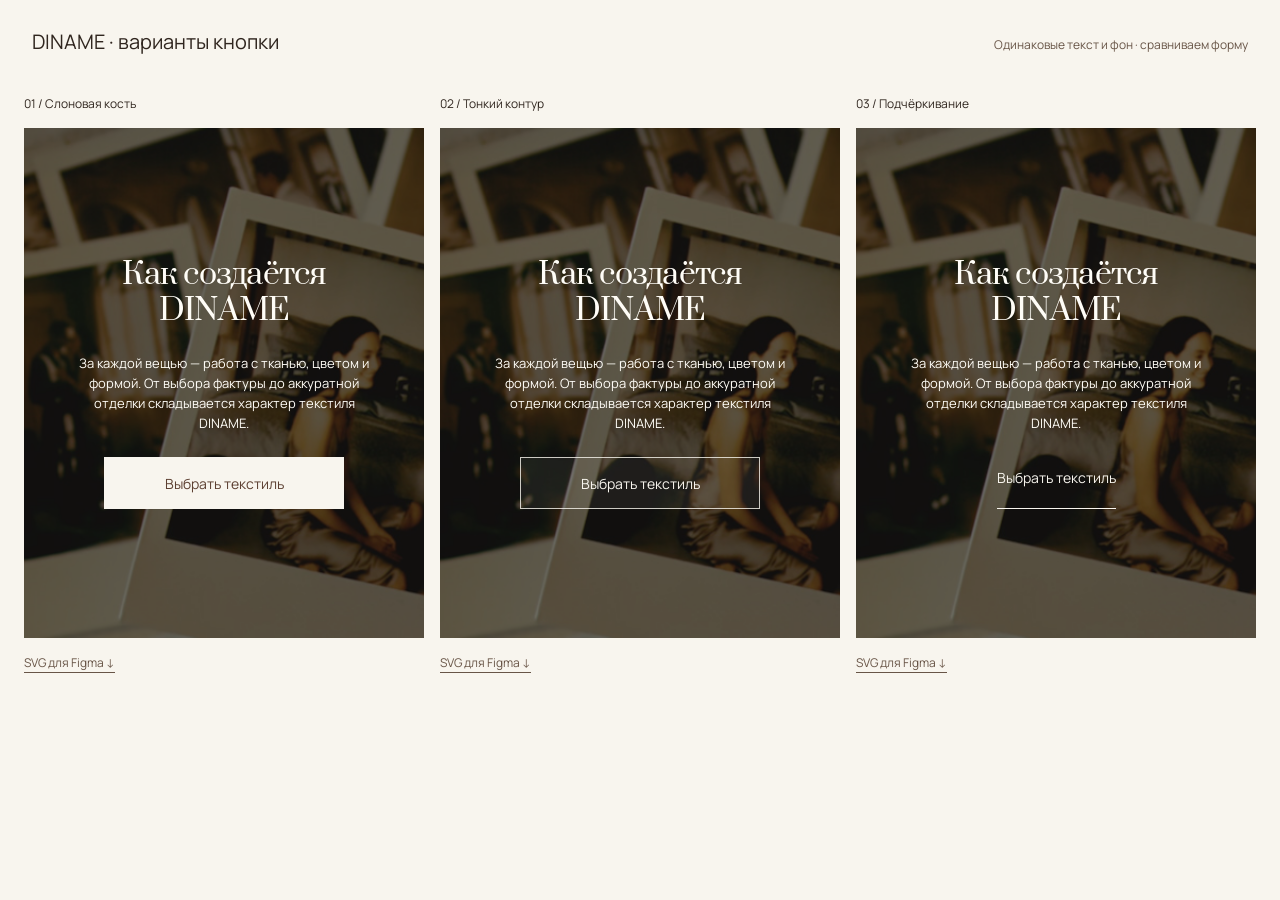
<file: homepage/button-options/index.html>
<!doctype html><html lang="ru"><head><meta charset="utf-8"><meta name="viewport" content="width=device-width,initial-scale=1"><title>DINAME · три кнопки</title><style>
@font-face{font-family:Manrope;src:url(../../assets/3ae11c49db0455a3.ttf);font-weight:200 800}@font-face{font-family:Prata;src:url(../../assets/3b2b880737be3bda.ttf)}*{box-sizing:border-box}body{margin:0;background:#f8f5ee;color:#30261f;font-family:Manrope,sans-serif}header{padding:28px 32px;display:flex;justify-content:space-between;align-items:baseline}h1{font-size:20px;font-weight:400;margin:0}header p{font-size:12px;margin:0;color:#685547}.variants{display:grid;grid-template-columns:repeat(3,1fr);gap:16px;padding:0 24px 24px}.variant{min-width:0}.label{font-size:12px;margin:12px 0 16px}.scene{height:510px;position:relative;overflow:hidden;display:flex;flex-direction:column;align-items:center;justify-content:center;text-align:center;color:#fffdf7;padding:30px 28px;background:#39342e url(../media/frette-poster.jpg) center/cover}.scene video{position:absolute;inset:0;width:100%;height:100%;object-fit:cover;z-index:0}.scene:after{content:'';position:absolute;inset:0;background:#201b177d}.scene>*:not(video){position:relative;z-index:1}.scene h2{font:30px/1.2 Prata,serif;letter-spacing:-.025em;margin:0 0 24px}.scene p{font-size:13px;line-height:1.55;margin:0 0 24px;max-width:310px}.sample{display:flex;align-items:center;justify-content:center;width:240px;height:52px;font:14px Manrope,sans-serif;color:#f8f5ee;flex-shrink:0}.ivory{background:#f8f5ee;color:#5d4032}.outline{border:1px solid #f8f5eecc;background:#f8f5ee0f}.underline{width:auto;height:52px;border-bottom:1px solid #f8f5ee;padding:0 0 10px}.download{display:inline-block;color:#685547;font-size:12px;margin-top:16px;text-underline-offset:5px}@media(max-width:800px){.variants{grid-template-columns:1fr}.scene{height:430px}header{display:block}header p{margin-top:12px}}
</style></head><body><header><h1>DINAME · варианты кнопки</h1><p>Одинаковые текст и фон · сравниваем форму</p></header><main class="variants"><section class="variant"><p class="label">01 / Слоновая кость</p><div class="scene"><h2>Как создаётся<br>DINAME</h2><p>За каждой вещью — работа с тканью, цветом и формой. От выбора фактуры до аккуратной отделки складывается характер текстиля DINAME.</p><span class="sample ivory">Выбрать текстиль</span></div><a class="download" download href="01-ivory.svg">SVG для Figma ↓</a></section><section class="variant"><p class="label">02 / Тонкий контур</p><div class="scene"><h2>Как создаётся<br>DINAME</h2><p>За каждой вещью — работа с тканью, цветом и формой. От выбора фактуры до аккуратной отделки складывается характер текстиля DINAME.</p><span class="sample outline">Выбрать текстиль</span></div><a class="download" download href="02-outline.svg">SVG для Figma ↓</a></section><section class="variant"><p class="label">03 / Подчёркивание</p><div class="scene"><h2>Как создаётся<br>DINAME</h2><p>За каждой вещью — работа с тканью, цветом и формой. От выбора фактуры до аккуратной отделки складывается характер текстиля DINAME.</p><span class="sample underline">Выбрать текстиль</span></div><a class="download" download href="03-underline.svg">SVG для Figma ↓</a></section></main></body></html>
</file>
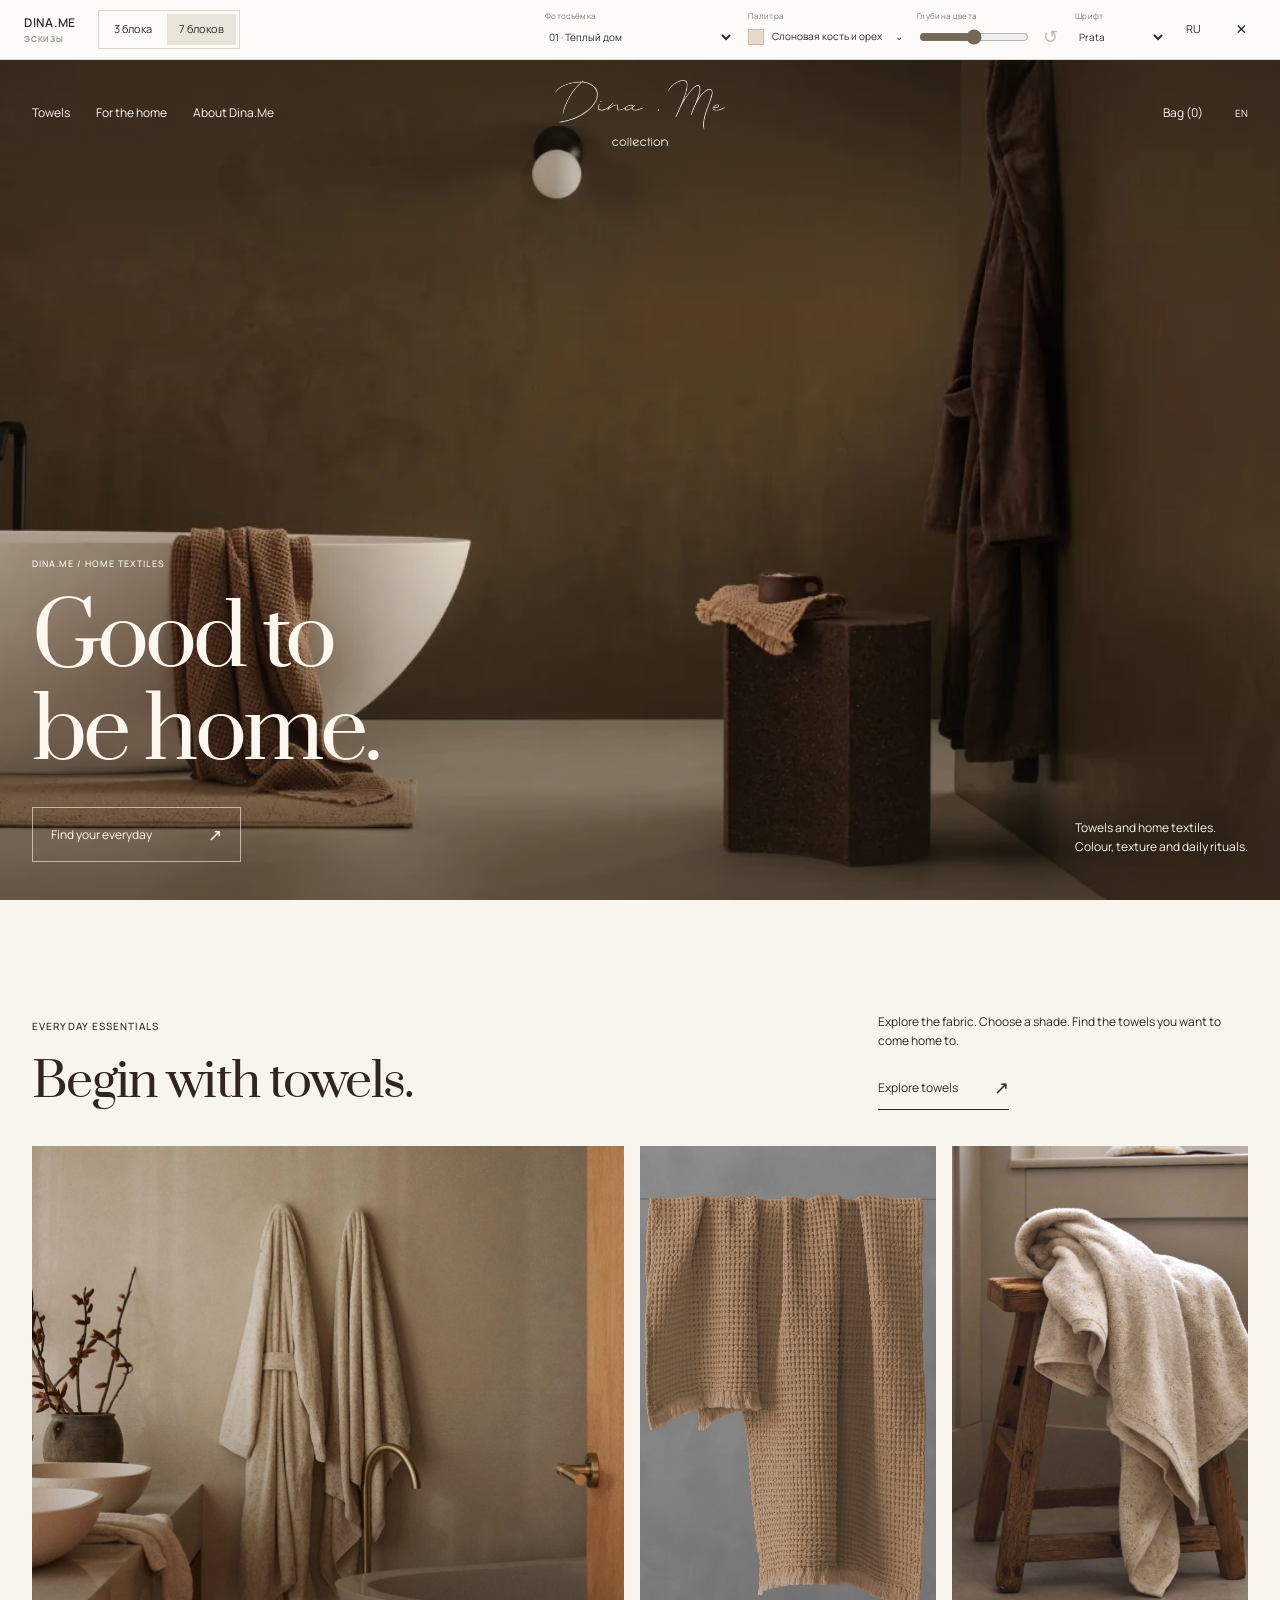
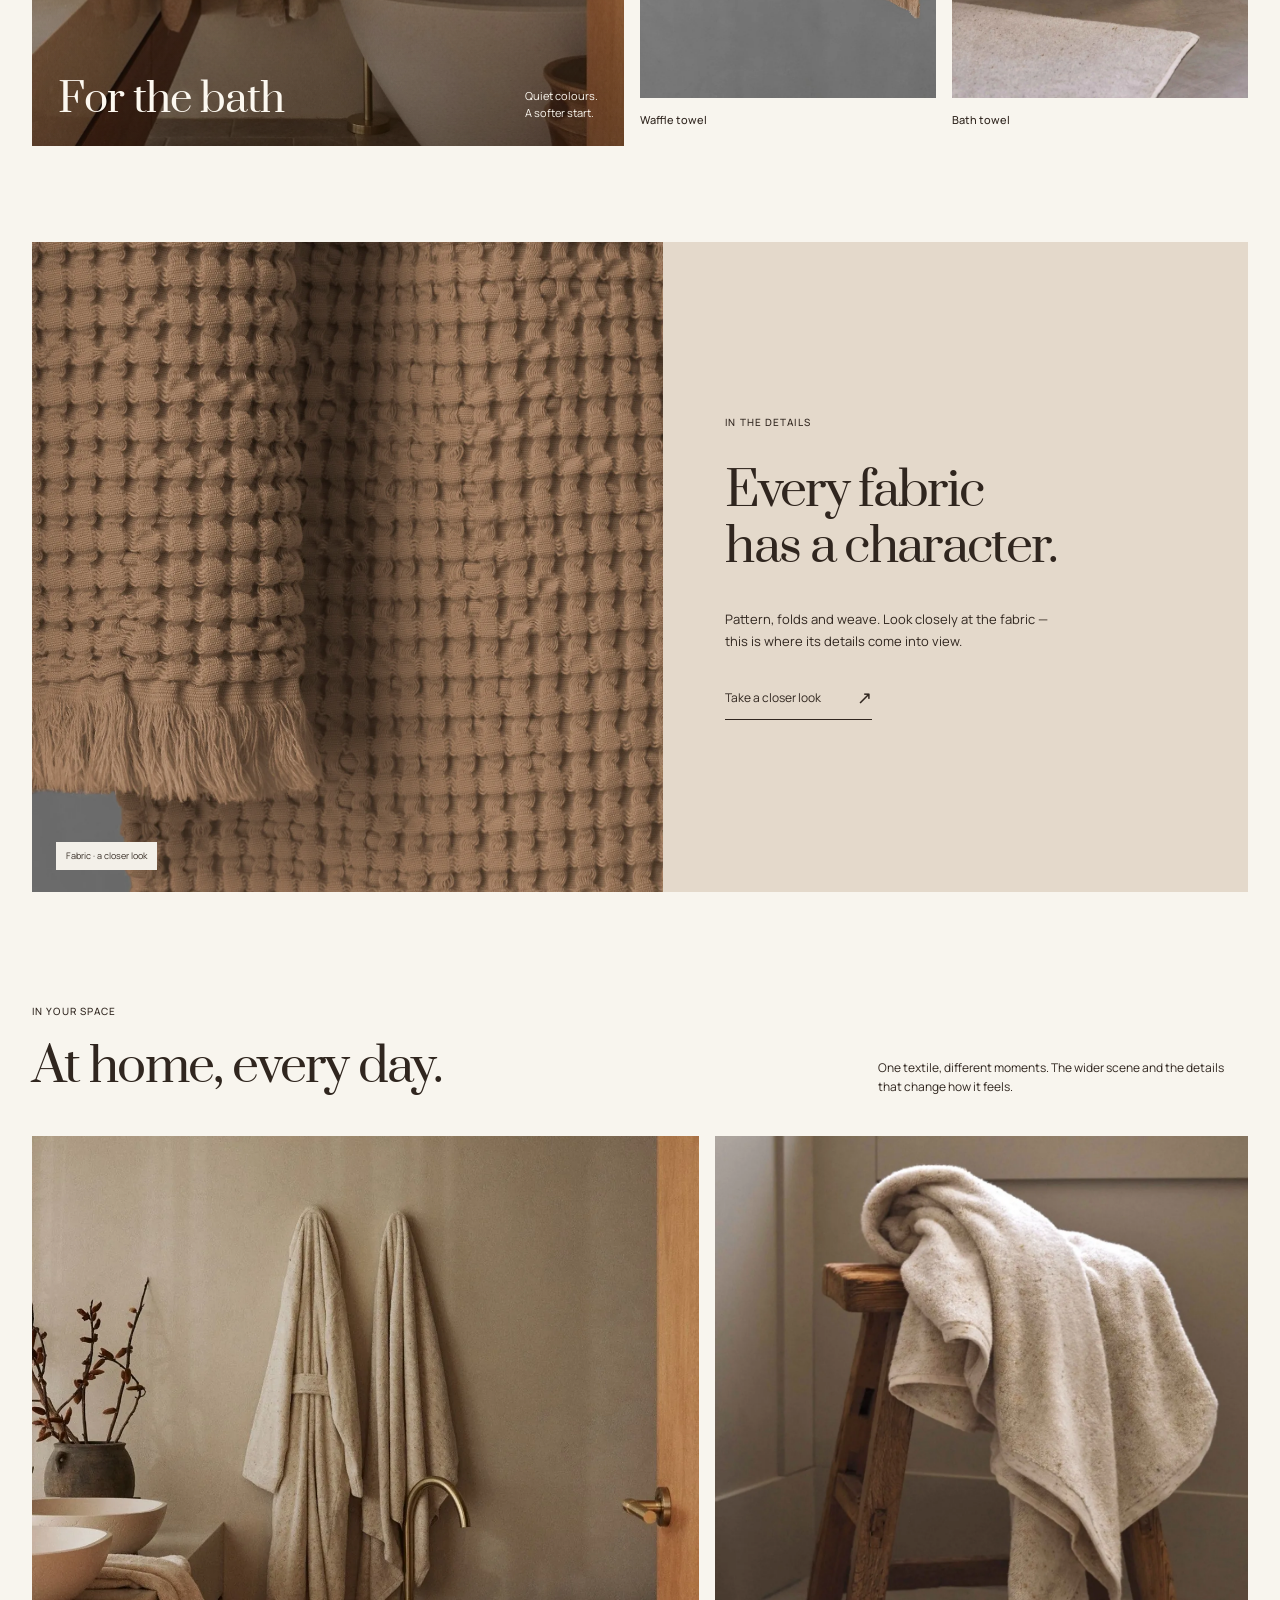
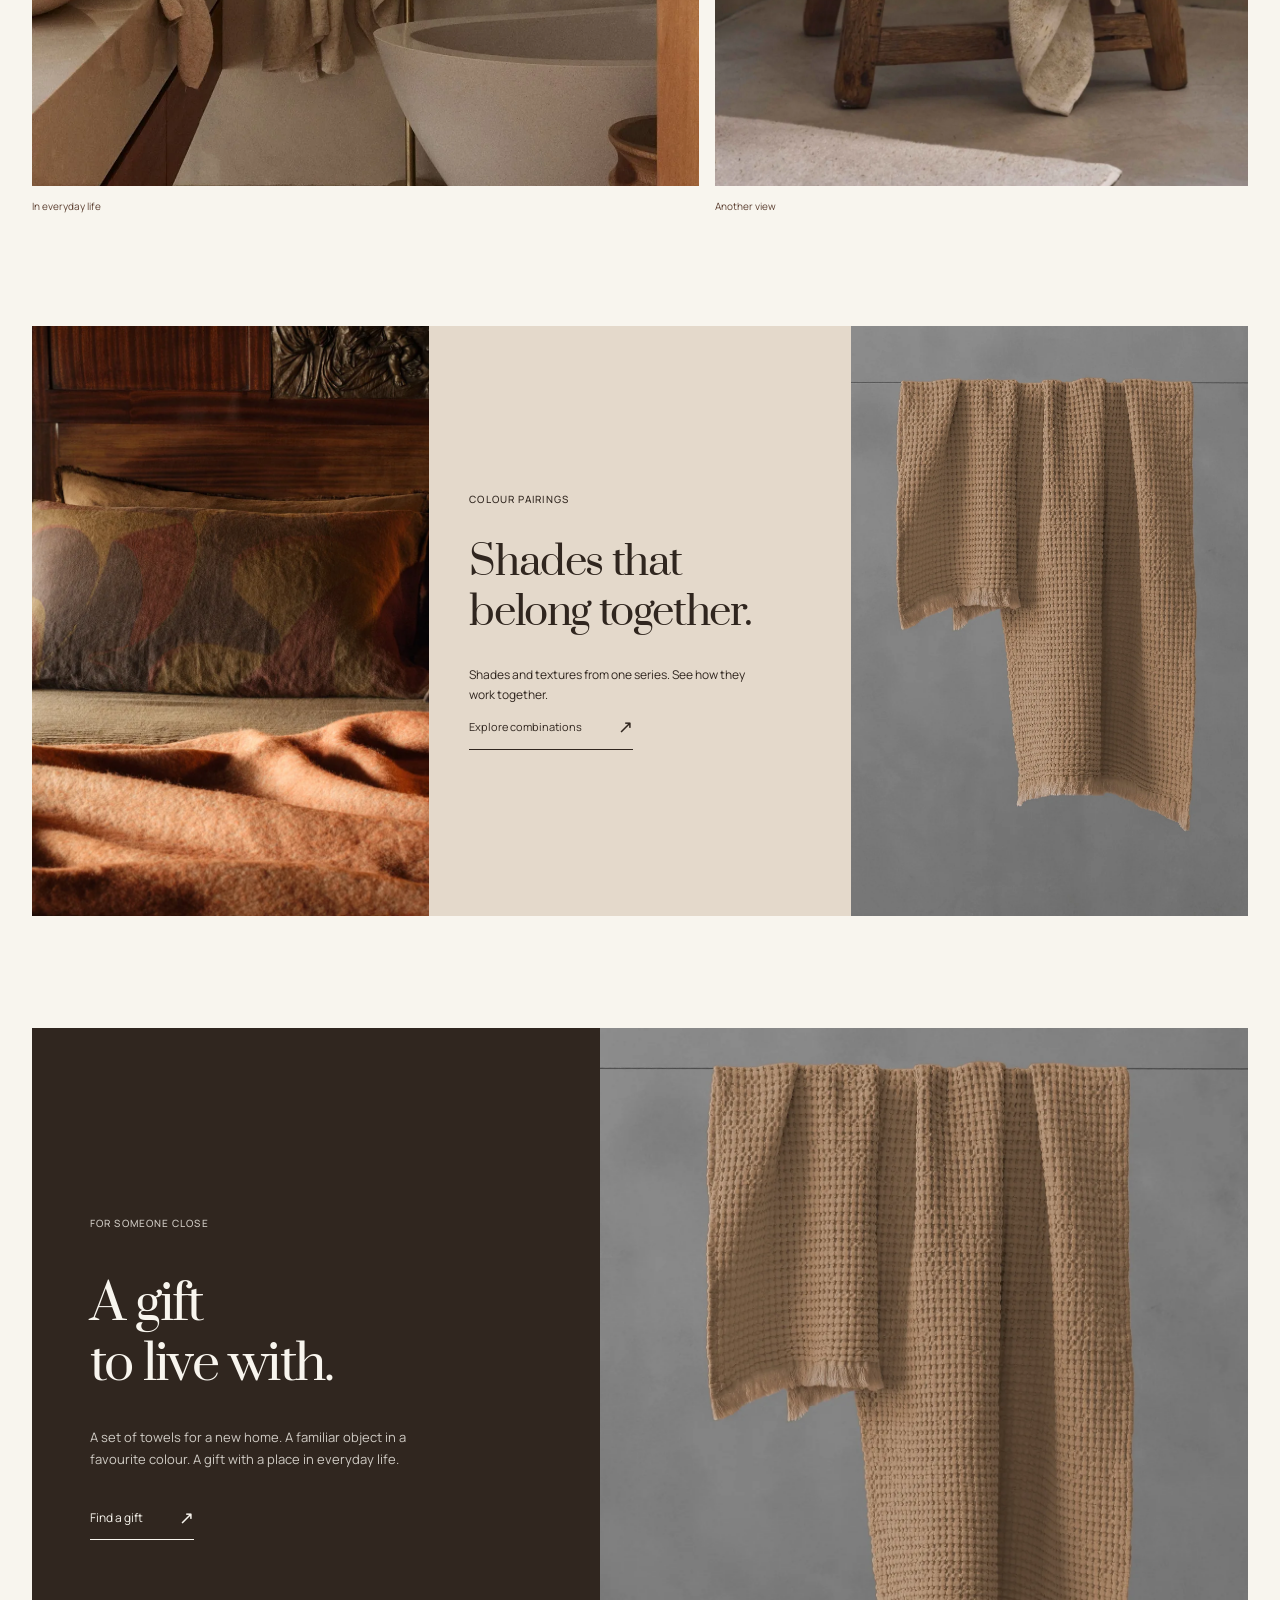
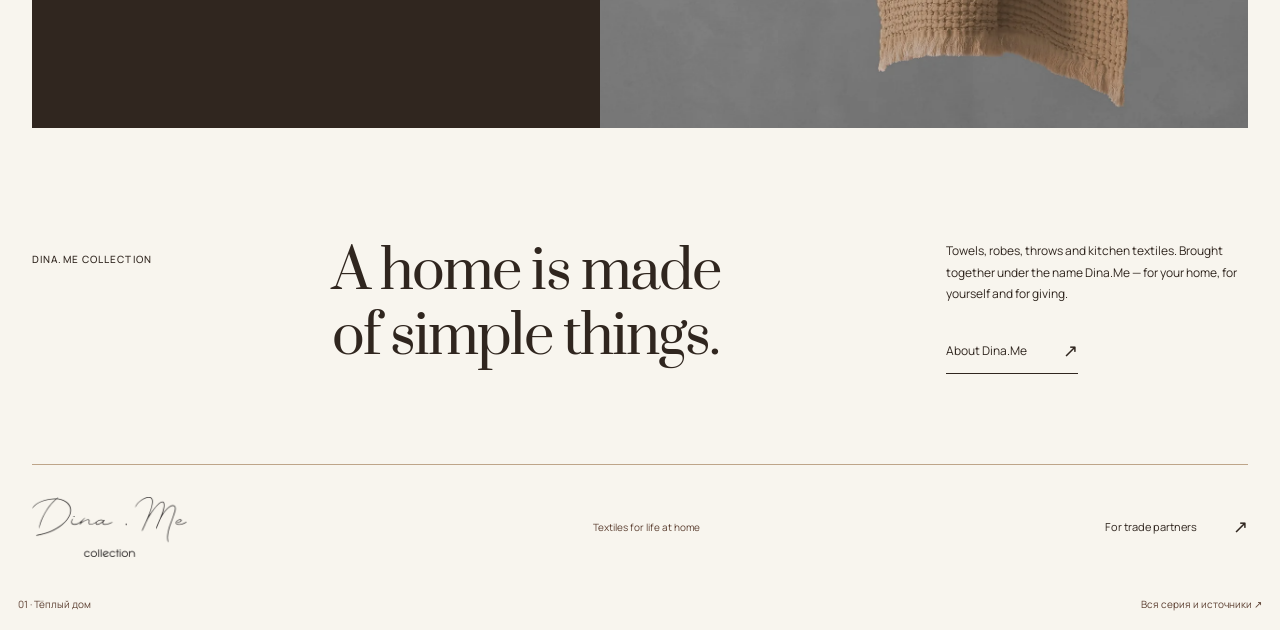
<file: homepage-emil/en.html>
<!doctype html><html lang="en" data-type="prata" data-palette="linen"><head><meta charset="utf-8"><meta name="viewport" content="width=device-width, initial-scale=1"><meta name="robots" content="noindex,nofollow"><title>Dina.Me · Good to be home</title><link rel="preload" href="../assets/3b2b880737be3bda.ttf" as="font" type="font/ttf" crossorigin><link rel="preload" href="../assets/3ae11c49db0455a3.ttf" as="font" type="font/ttf" crossorigin><link rel="stylesheet" href="style.css"><link rel="stylesheet" href="../shared-studio/studio.css"></head><body>

<main>
<section class="hero">
 <div class="picture hero-image"><img data-parallax src="../assets/cf8b5a07da057cba.webp" alt="Textiles in a warm bathroom interior" decoding="async"></div><div class="hero-shade"></div>
 <header class="header"><nav><button type="button" class="nav-item" aria-disabled="true">Towels<span aria-hidden="true">↗</span></button><button type="button" class="nav-item" aria-disabled="true">For the home<span aria-hidden="true">↗</span></button><button type="button" class="nav-item" aria-disabled="true">About Dina.Me<span aria-hidden="true">↗</span></button></nav><img class="brand" src="../assets/438424b167ab3114.webp" alt="Dina.Me collection"><div class="header-end"><button type="button" class="nav-item" aria-disabled="true">Bag (0)<span aria-hidden="true">↗</span></button><span>EN</span></div></header>
 <div class="hero-content"><span class="eyebrow">DINA.ME / HOME TEXTILES</span><h1>Good to<br>be home.</h1><button type="button" class="outline-button" aria-disabled="true">Find your everyday<span aria-hidden="true">↗</span></button></div><p class="hero-note">Towels, robes and textiles<br>for everyday life at home.</p>
</section>
<section class="selection section" id="towels"><div class="section-heading"><div><span class="eyebrow">EVERYDAY ESSENTIALS</span><h2>Begin with towels.</h2></div><div class="heading-note"><p>After a shower. By the basin. Beside the bath.<br>Terry or waffle — find your texture.</p><button type="button" class="line-button" aria-disabled="true">Explore towels<span aria-hidden="true">↗</span></button></div></div>
 <div class="product-grid"><article class="collection-scene"><div class="picture "><img data-parallax src="../assets/873c95c53696f4b0.webp" alt="" decoding="async"></div><div class="scene-shade"></div><div class="scene-caption"><h3>For the bath</h3><p>Quiet colours.<br>A softer start.</p></div></article>
 <article class="product"><div class="product-image"><img src="../assets/0daab0e6db95fc33.webp" alt="Waffle towel"><img class="alternate" src="../assets/8b47b0a9cd1396e3.webp" alt="" aria-hidden="true"></div><div class="product-caption"><h3>Waffle towel</h3><span>Sand</span></div></article>
 <article class="product"><div class="product-image"><img src="../assets/1118b2c9c514664a.webp" alt="Bath towel"></div><div class="product-caption"><h3>Bath towel</h3><span>Milk</span></div></article></div>
</section>
<section class="material section"><div class="material-frame"><div class="material-photo"><div class="picture "><img data-parallax src="../assets/8b47b0a9cd1396e3.webp" alt="" decoding="async"></div><span class="photo-label">Waffle weave · up close</span></div><div class="material-copy"><span class="eyebrow">IN THE DETAILS</span><h2>Every fabric<br>has a character.</h2><p>The relief of a waffle weave. Soft terry loops. A loose fringe along the edge. Details that help you find the right piece.</p><button type="button" class="line-button" aria-disabled="true">Take a closer look<span aria-hidden="true">↗</span></button></div></div></section>
<section class="interior section"><div class="section-heading"><div><span class="eyebrow">IN YOUR SPACE</span><h2>At home, every day.</h2></div><p class="heading-note">By the bath, beside the basin.<br>Your favourite towels, always within reach.</p></div><div class="interior-pair"><figure><div class="picture "><img data-parallax src="../assets/43739ed64864db66.webp" alt="" decoding="async"></div><figcaption>The whole room</figcaption></figure><figure><div class="picture "><img data-parallax src="../assets/c98df7efeed10438.webp" alt="" decoding="async"></div><figcaption>A closer look</figcaption></figure></div></section>
<section class="colour section"><div class="colour-layout"><div class="picture colour-portrait"><img  src="../assets/23427d04073f0abc.webp" alt="" decoding="async"></div><div class="colour-copy"><span class="eyebrow">COLOUR PAIRINGS</span><h2>Shades that<br>belong together.</h2><p>Light with dark. Solid colours with stripes. Put together a combination that feels at home in your space.</p><ul class="swatches"><li><i style="background:#e4dcd0"></i>Milk</li><li><i style="background:#b9a17f"></i>Sand</li><li><i style="background:#5e4e3e"></i>Cocoa</li></ul><button type="button" class="line-button" aria-disabled="true">Explore combinations<span aria-hidden="true">↗</span></button></div><div class="picture colour-stripes"><img  src="../assets/0faaf779f68403c2.webp" alt="" decoding="async"></div></div></section>
<section class="gifting section"><div class="gift-frame"><div class="gift-copy"><span class="eyebrow">FOR SOMEONE CLOSE</span><h2>A gift<br>to live with.</h2><p>A throw for a quiet evening. Towels for a new home. Everyday pieces that find a place in the life of someone close.</p><button type="button" class="line-button" aria-disabled="true">Find a gift<span aria-hidden="true">↗</span></button></div><div class="picture gift-photo"><img data-parallax src="../assets/5488b1b0f6ace0b1.webp" alt="" decoding="async"></div></div></section>
<section class="about section"><div class="about-top"><span class="eyebrow">DINA.ME COLLECTION</span><h2>A home is made<br>of simple things.</h2><div class="about-detail"><p>Towels, robes, throws and kitchen textiles. Brought together under the name Dina.Me — for your home, for yourself and for giving.</p><button type="button" class="line-button" aria-disabled="true">About Dina.Me<span aria-hidden="true">↗</span></button></div></div><div class="about-bottom"><img class="brand-dark" src="../assets/438424b167ab3114.webp" alt="Dina.Me"><span>Textiles for life at home</span><button type="button" class="line-button" aria-disabled="true">For trade partners<span aria-hidden="true">↗</span></button></div></section>
</main><script src="../shared-studio/emil-motion.js"></script><script src="../shared-studio/config.js"></script><script src="../shared-studio/photos.js"></script><script src="../shared-studio/photo-adapter.js"></script><script src="../shared-studio/studio.js"></script></body></html>
</file>
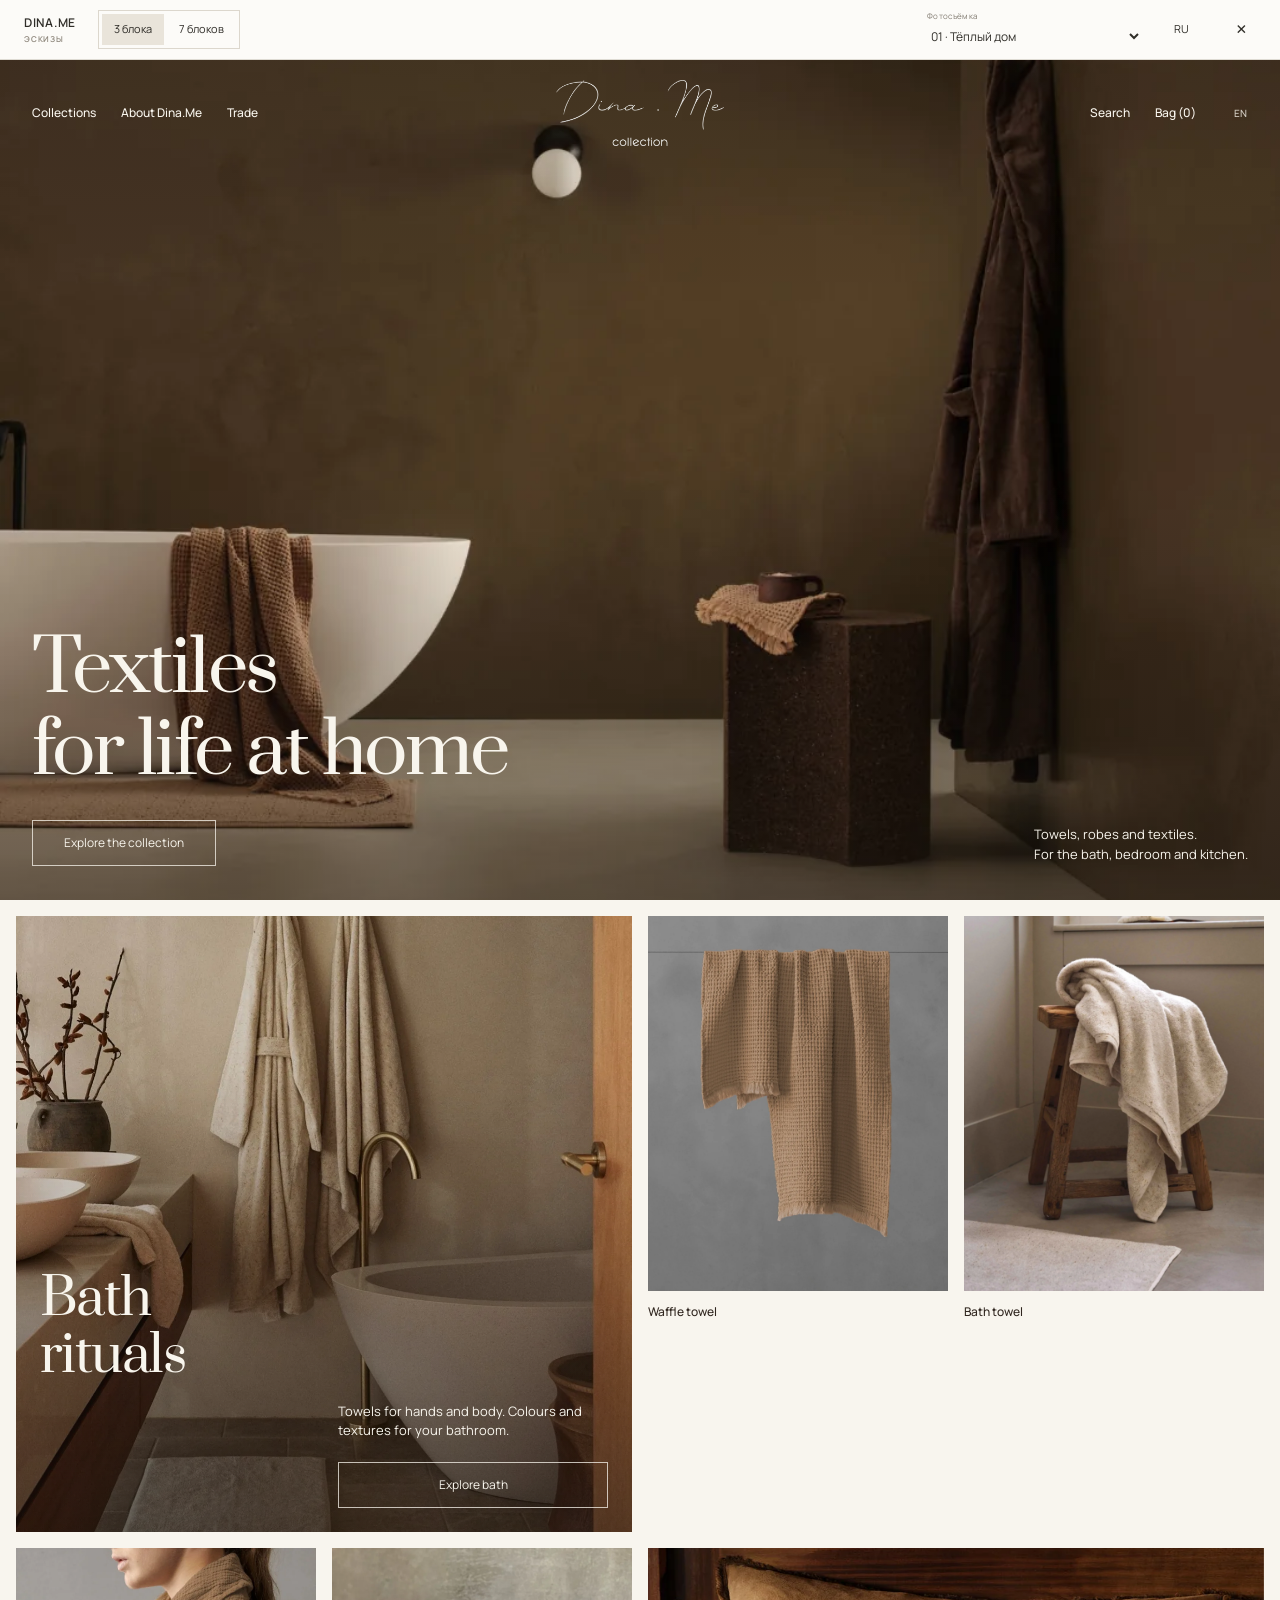
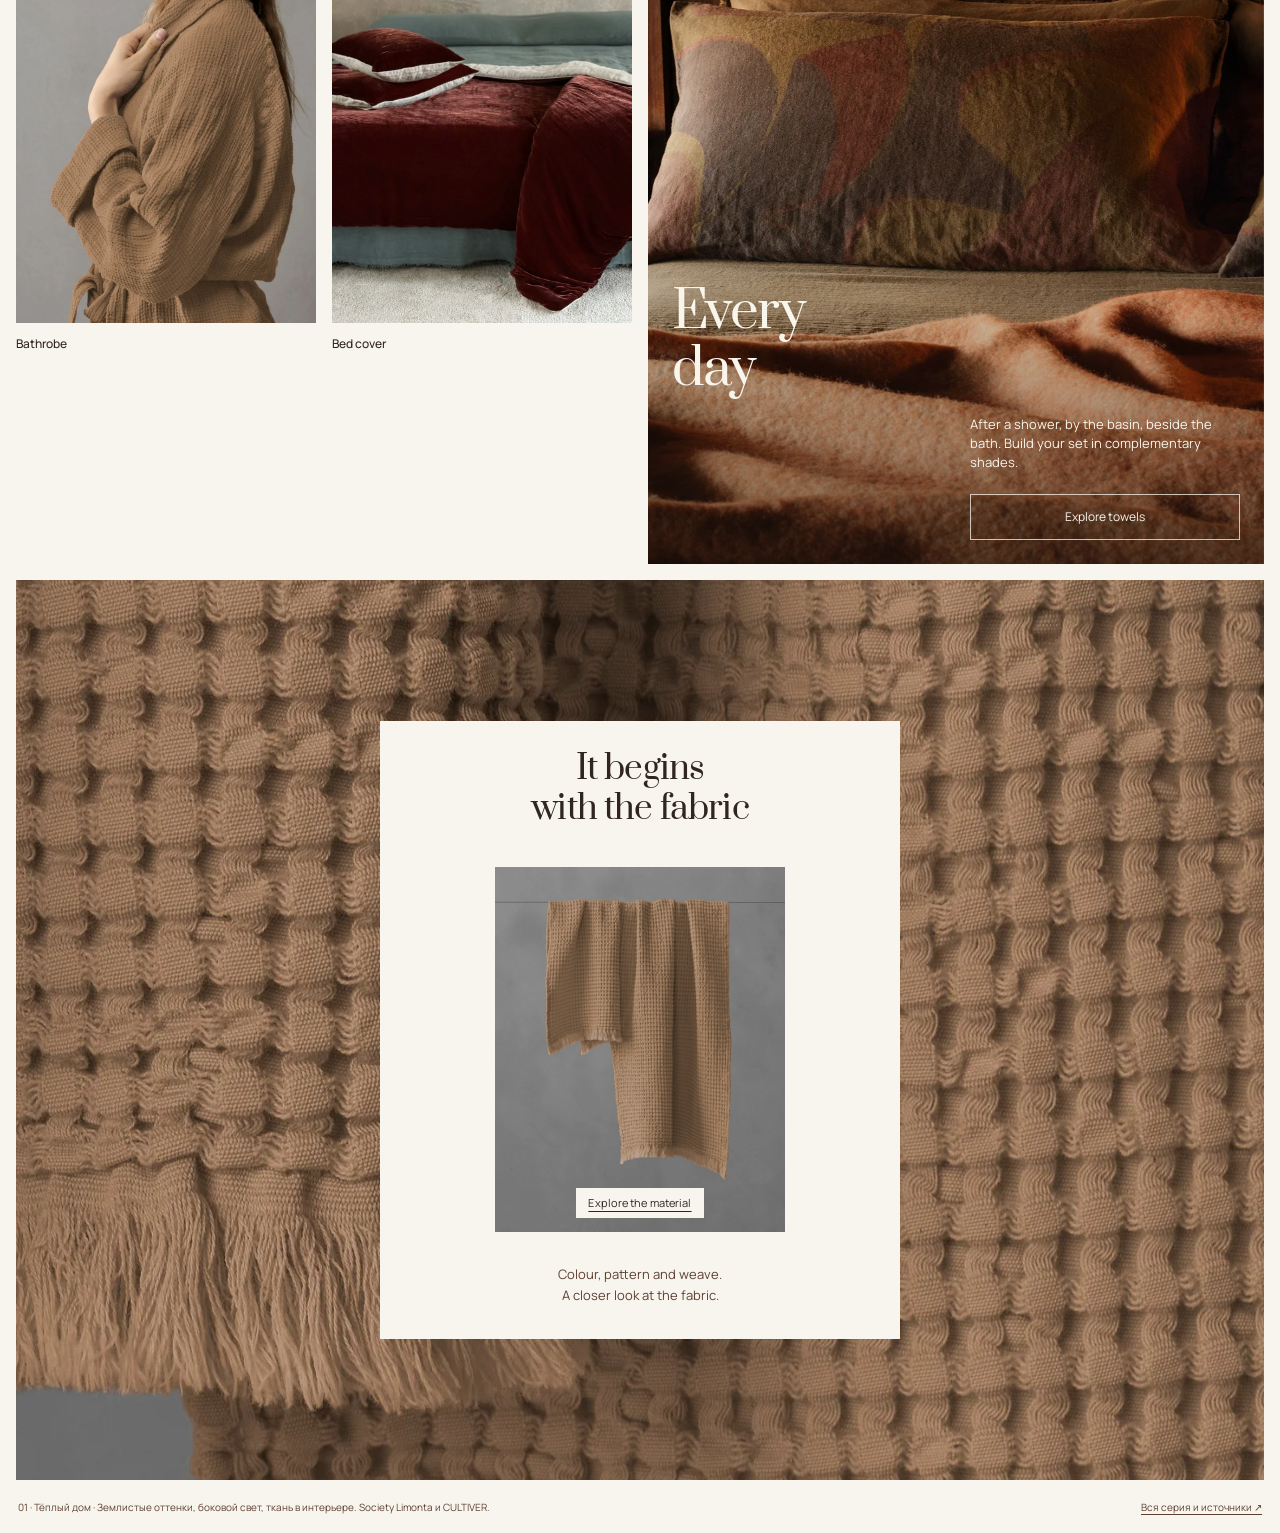
<file: homepage-v2/en.html>
<!doctype html><html lang="en"><head><meta charset="utf-8"><meta name="viewport" content="width=device-width, initial-scale=1"><meta name="robots" content="noindex,nofollow"><title>Dina.Me — Textiles for life at home</title><link rel="preload" href="../assets/5c9fbe9c4ce76d02.ttf" as="font" type="font/ttf" crossorigin><link rel="preload" href="../assets/3ae11c49db0455a3.ttf" as="font" type="font/ttf" crossorigin><link rel="stylesheet" href="style.css"><link rel="stylesheet" href="lab.css"><link rel="stylesheet" href="../shared-studio/studio.css"></head><body>

<main>
<section class="hero" aria-label="Dina.Me">
 <div class="hero-photo"><img src="../assets/cf8b5a07da057cba.webp" alt="Sand and brown bath textiles in a warm interior" fetchpriority="high"></div><div class="hero-shade"></div>
 <header class="header"><nav aria-label="Navigation"><button type="button" class="" aria-disabled="true">Collections</button><button type="button" class="" aria-disabled="true">About Dina.Me</button><button type="button" class="" aria-disabled="true">Trade</button></nav><img class="brand" src="../assets/438424b167ab3114.webp" alt="Dina.Me collection"><div class="header-right"><button type="button" class="" aria-disabled="true">Search</button><button type="button" class="" aria-disabled="true">Bag (0)</button><span class="language">EN</span></div></header>
 <div class="hero-bottom"><div><h1>Textiles<br>for life at home</h1><button type="button" class="outline" aria-disabled="true">Explore the collection</button></div><p>Towels, robes and throws.<br>Soft textures. Natural shades.</p></div>
</section>
<section class="collections" id="collections" aria-label="Collections"><div class="collection-row"><article class="feature bath"><div class="feature-mask"><img data-parallax src="../assets/873c95c53696f4b0.webp" alt=""></div><div class="feature-shade"></div><div class="feature-copy"><h2>Bath<br>rituals</h2><div class="feature-detail"><p>Terry and waffle towels. Quiet colours for the everyday ritual.</p><button type="button" aria-disabled="true" class="outline">Explore bath</button></div></div></article><div class="product-pair"><article class="product"><div class="product-photo"><img src="../assets/0daab0e6db95fc33.webp" alt="Waffle towel"><img class="detail" src="../assets/8b47b0a9cd1396e3.webp" alt="" aria-hidden="true"></div><div class="product-caption"><h3>Waffle towel</h3><span>Sand</span></div></article><article class="product"><div class="product-photo"><img src="../assets/1118b2c9c514664a.webp" alt="Terry towel"></div><div class="product-caption"><h3>Terry towel</h3><span>Milk</span></div></article></div></div><div class="collection-row collection-row-reverse"><div class="product-pair"><article class="product"><div class="product-photo"><img src="../assets/23427d04073f0abc.webp" alt="Home robe"></div><div class="product-caption"><h3>Home robe</h3><span>Sand</span></div></article><article class="product"><div class="product-photo"><img src="../assets/7682ee644f6b9ce4.webp" alt="Bedcover"></div><div class="product-caption"><h3>Bedcover</h3><span>Burgundy</span></div></article></div><article class="feature home"><div class="feature-mask"><img data-parallax src="../assets/612d79aae99b1d41.webp" alt=""></div><div class="feature-shade"></div><div class="feature-copy"><h2>Slow<br>mornings</h2><div class="feature-detail"><p>A robe after a shower. A throw for your favourite chair. Pieces that make staying in feel good.</p><button type="button" aria-disabled="true" class="outline">Explore home</button></div></div></article></div></section>
<section class="materials" aria-label="Materials and feel"><div class="material-background"><img data-parallax src="../assets/8b47b0a9cd1396e3.webp" alt=""></div><article class="material-panel"><h2>It begins<br>with the fabric</h2><div class="material-detail"><img src="../assets/0daab0e6db95fc33.webp" alt="Waffle towel and its woven texture"><button type="button" aria-disabled="true">Explore the material</button></div><p>Waffle weave with a textured surface<br>and a soft fringed edge.</p></article></section>
</main><script src="motion.js"></script><script src="../shared-studio/config.js"></script><script src="../shared-studio/photos.js"></script><script src="../shared-studio/photo-adapter.js"></script><script src="../shared-studio/studio.js"></script></body></html>
</file>
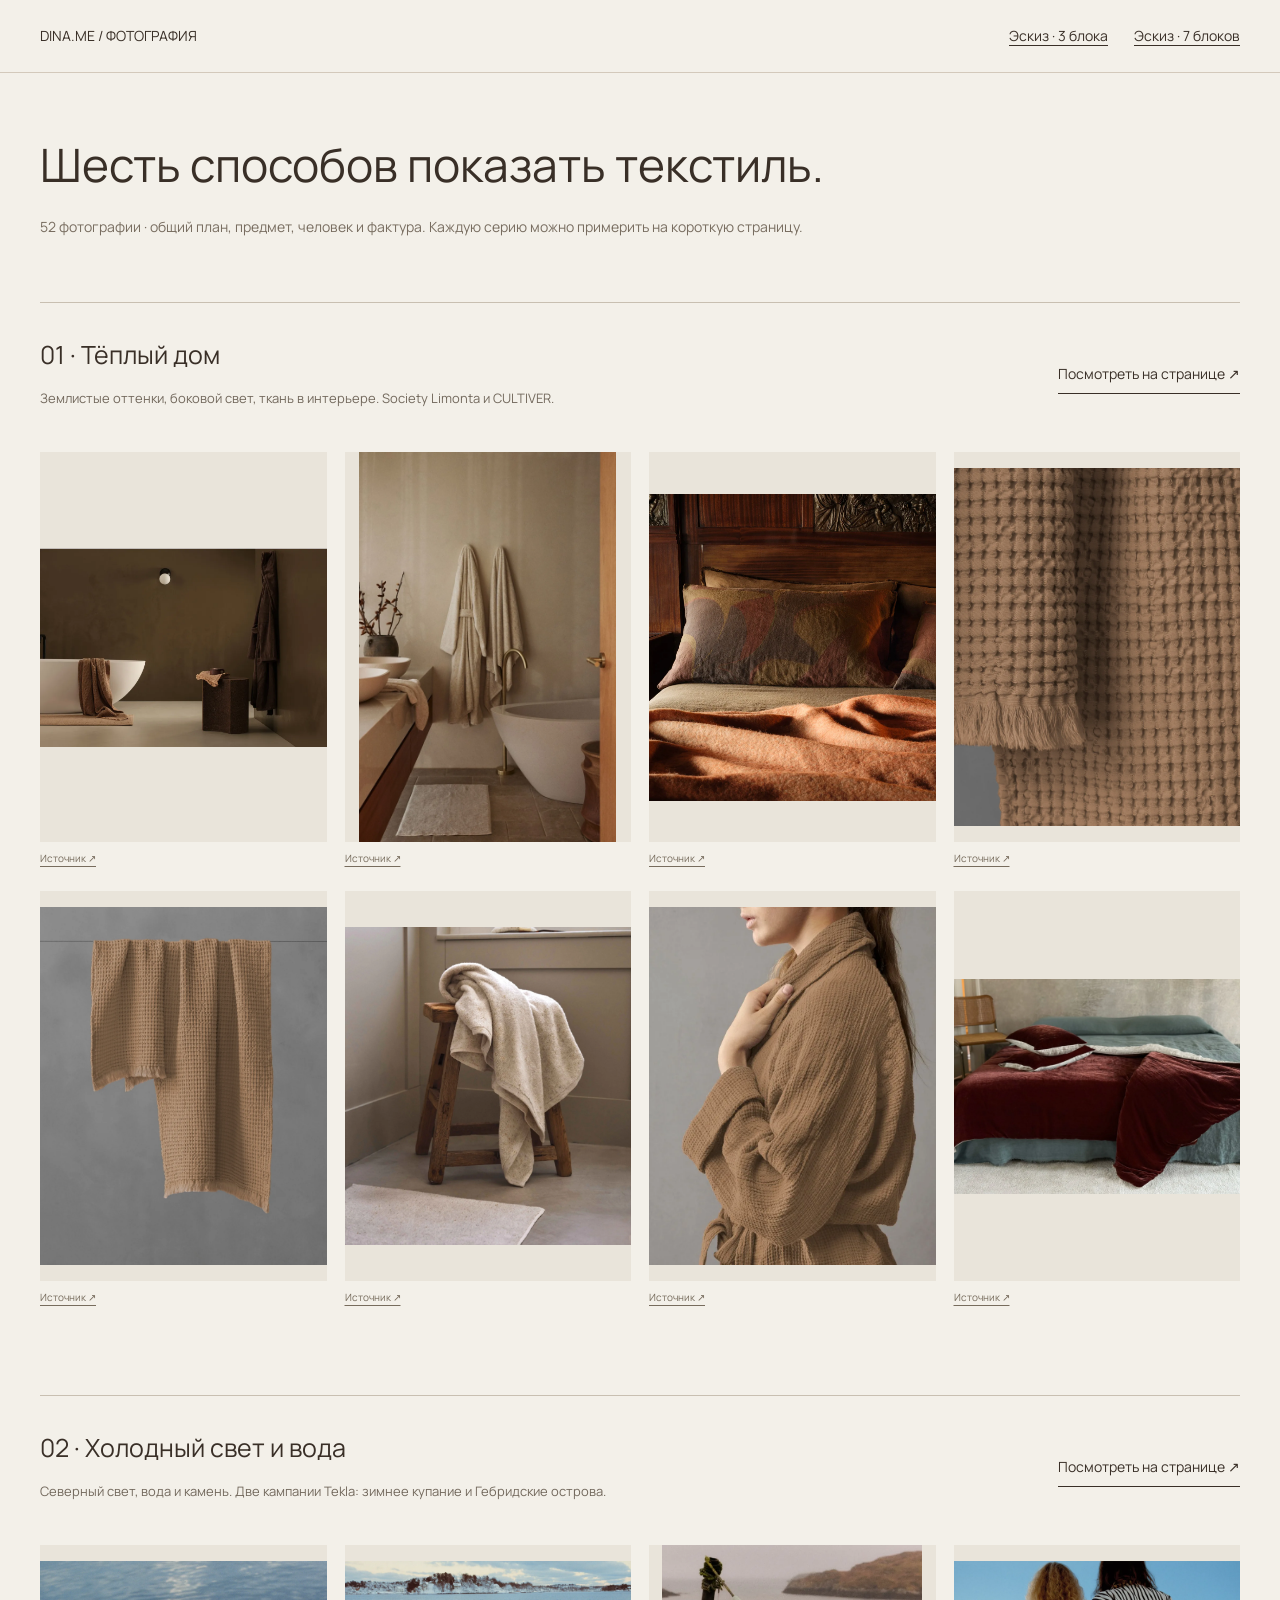
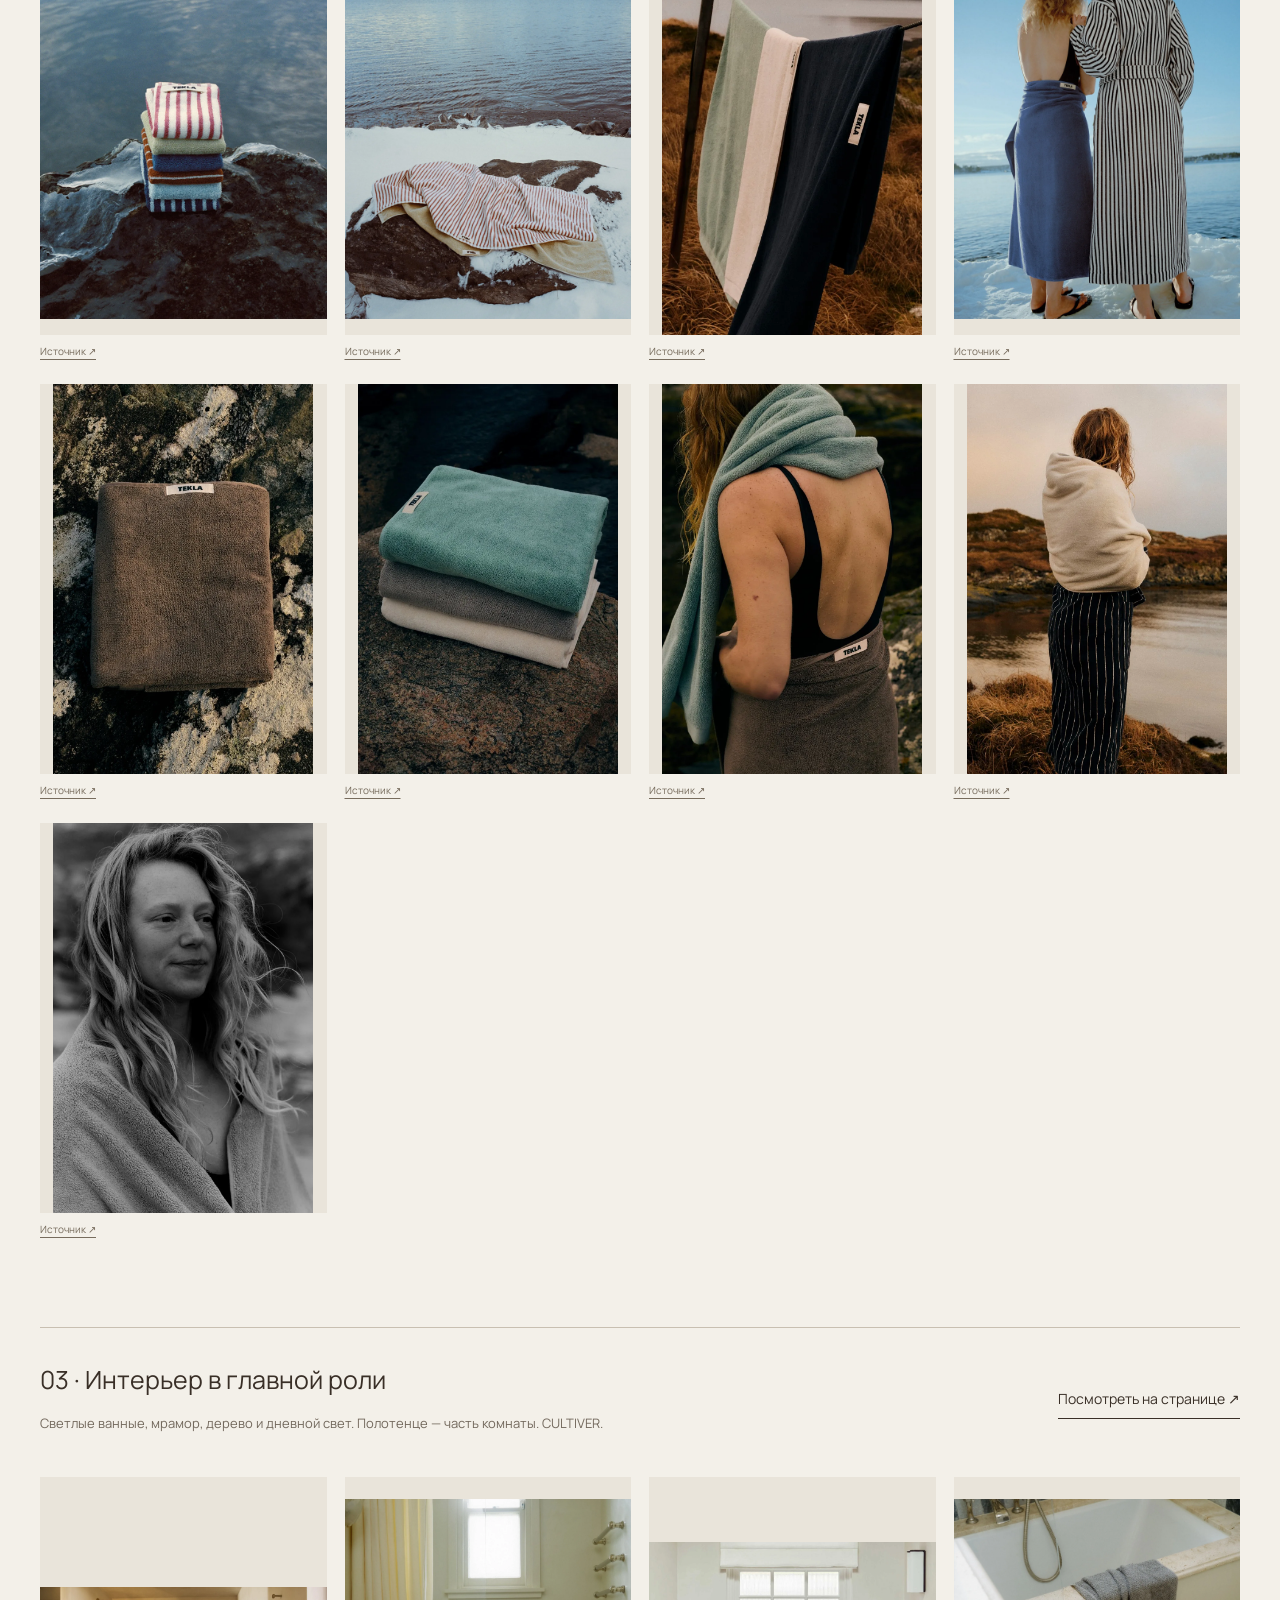
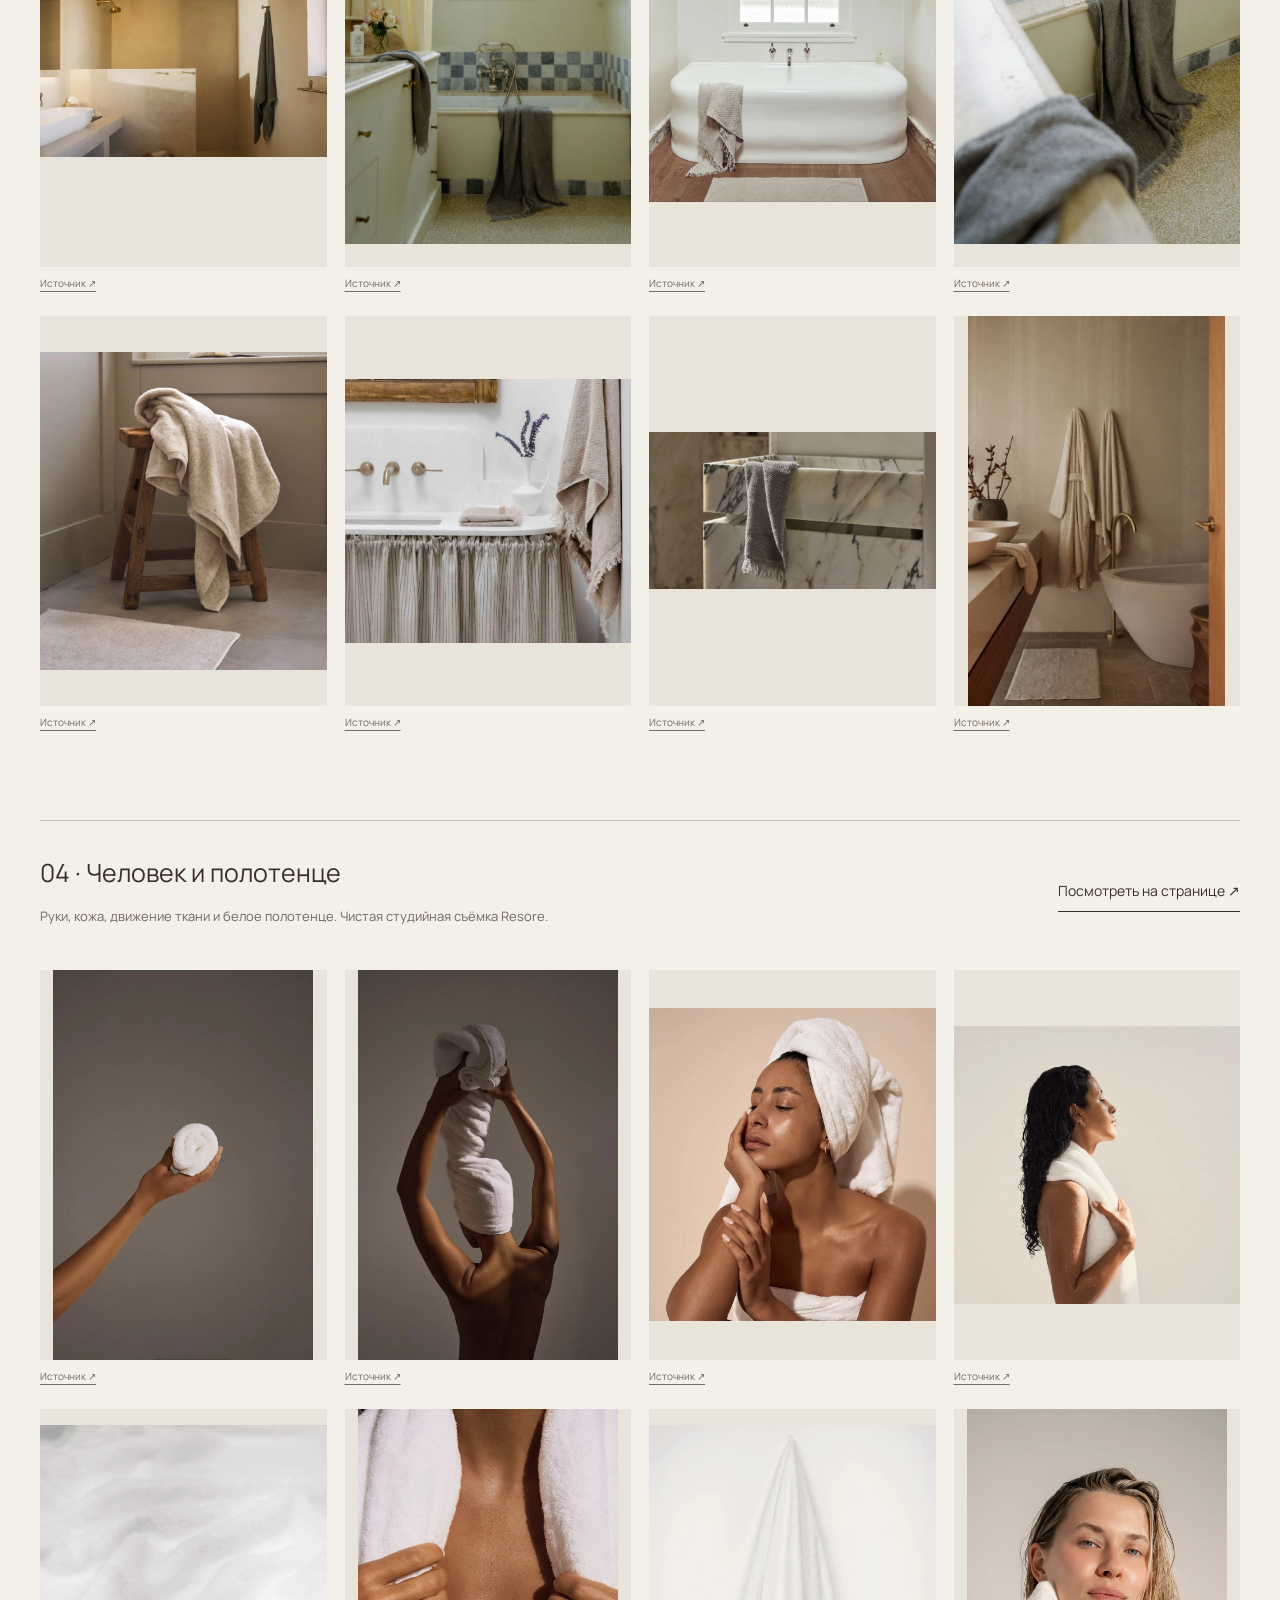
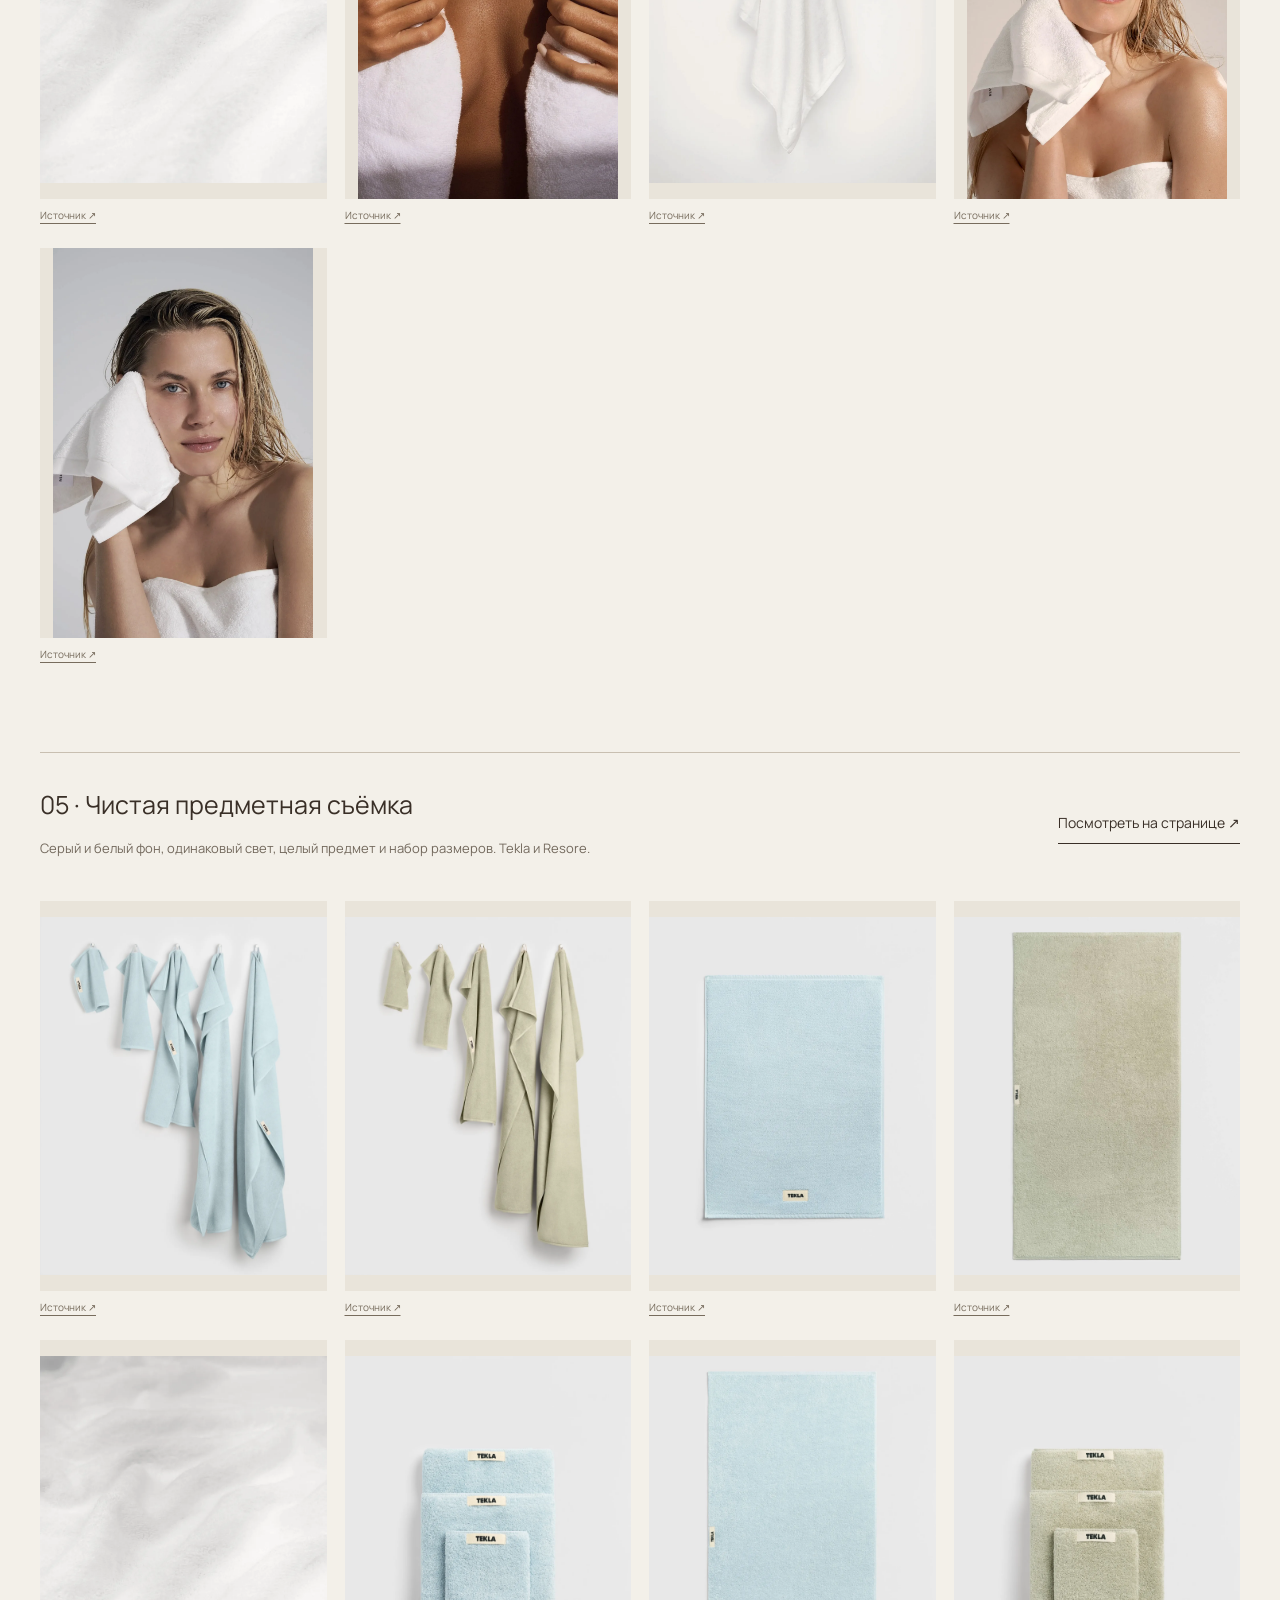
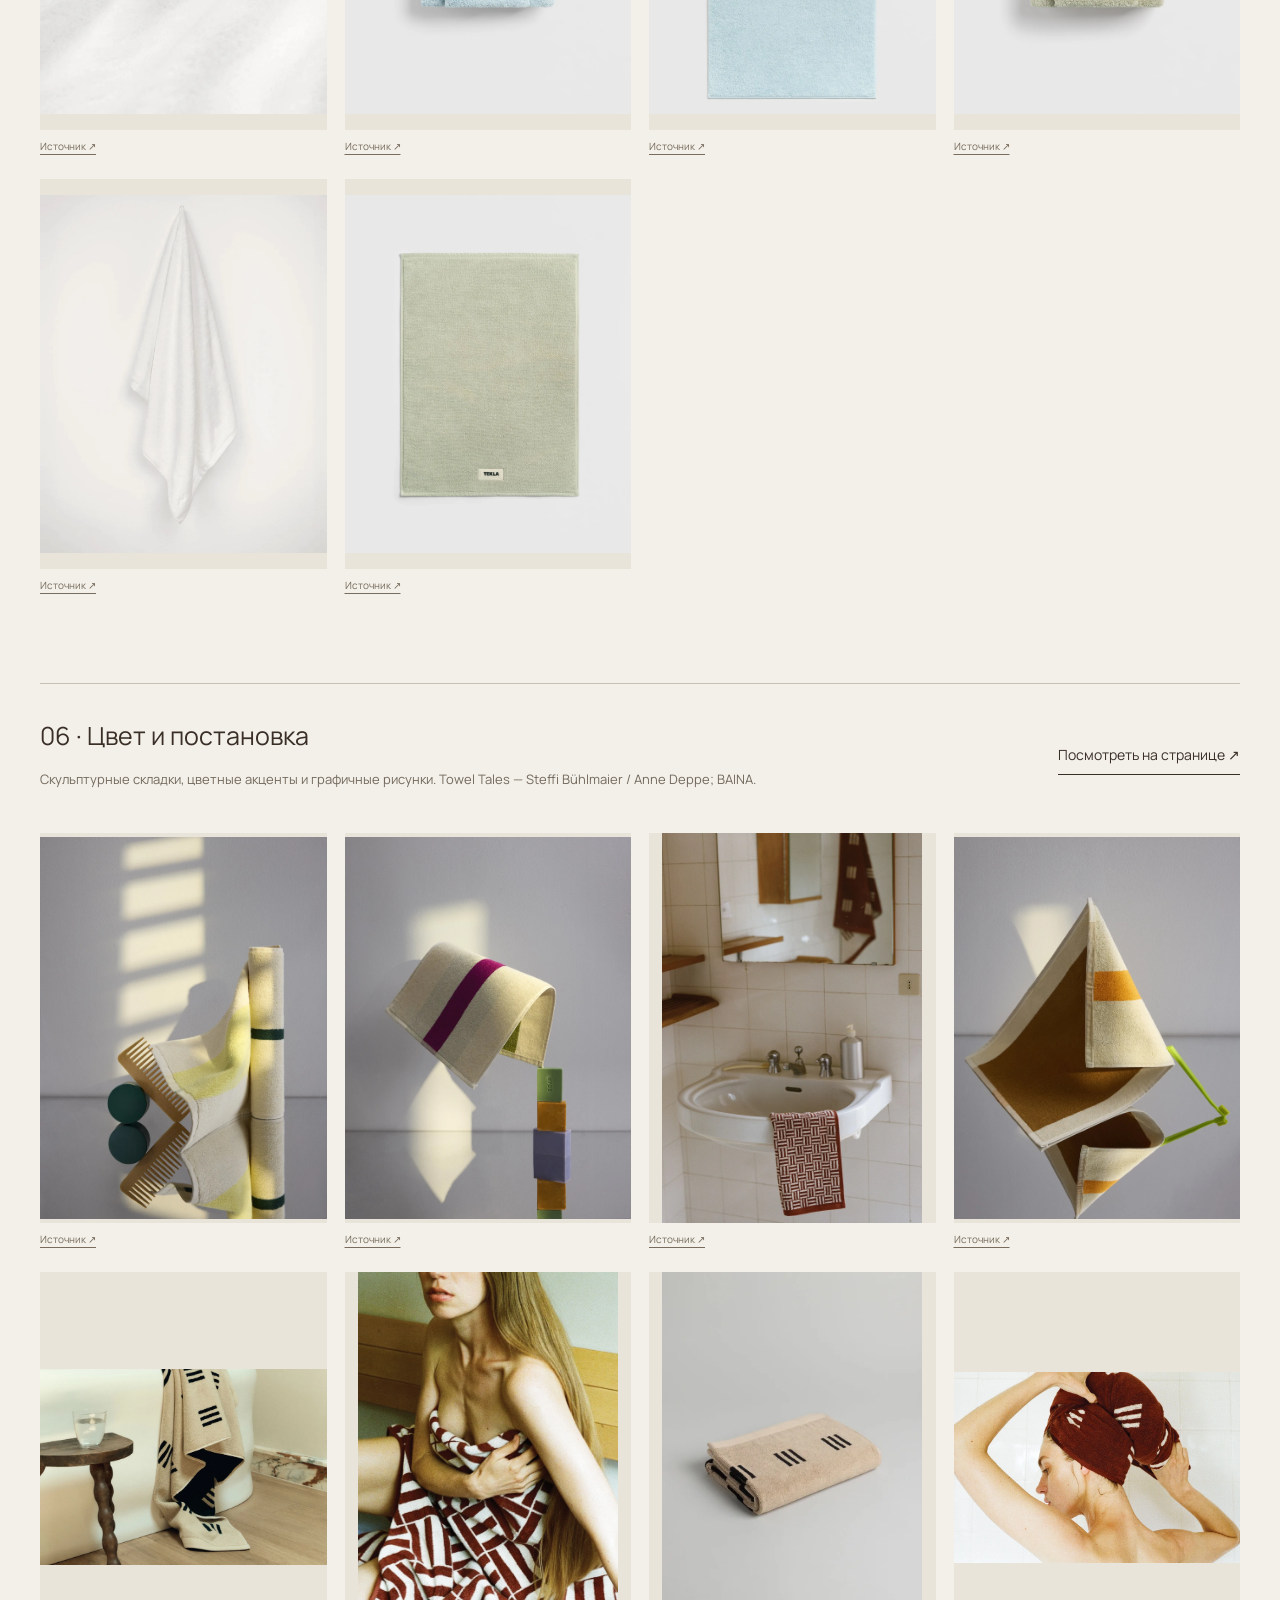
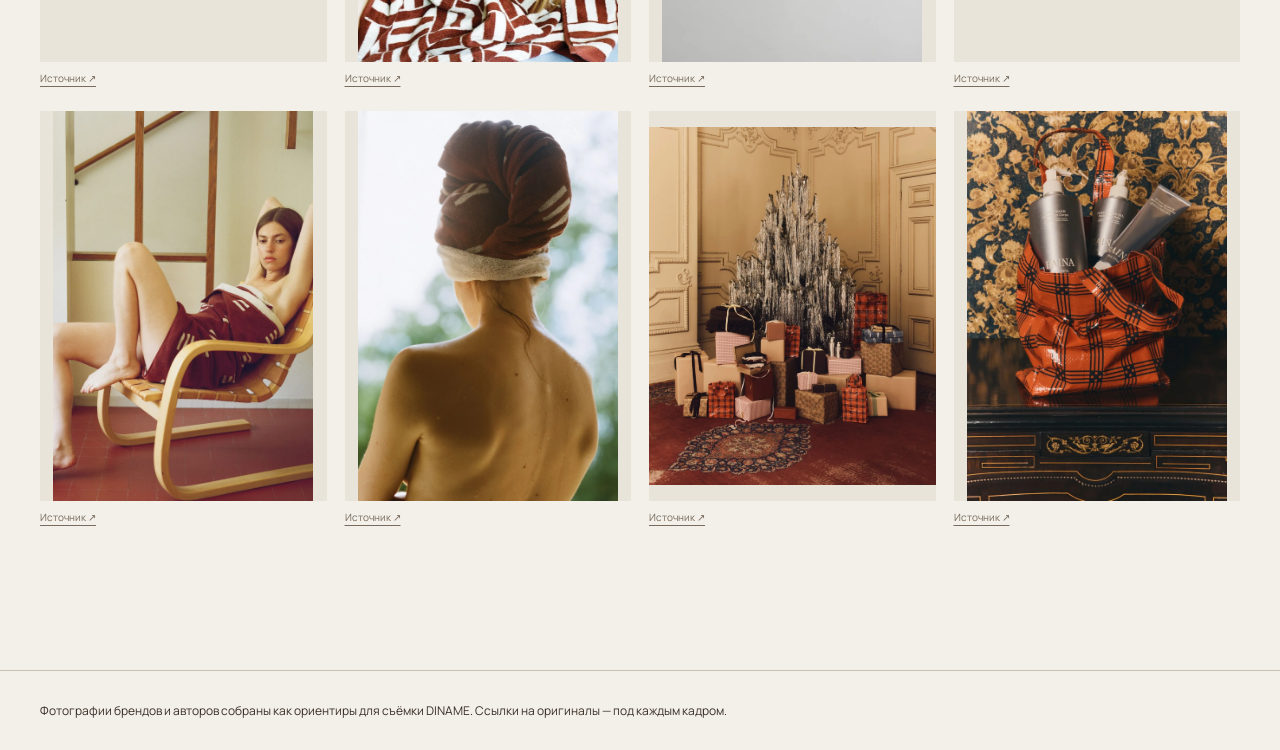
<file: shared-studio/photos.html>
<!doctype html><html lang="ru"><meta charset="utf-8"><meta name="robots" content="noindex,nofollow"><meta name="viewport" content="width=device-width"><title>DINAME · 6 направлений фотографии</title><style>@font-face{font-family:Manrope;src:url(../assets/3ae11c49db0455a3.ttf)}*{box-sizing:border-box}body{background:#f3f0e9;color:#392f27;margin:0;font:14px/1.6 Manrope,Arial,sans-serif}a{color:inherit;text-underline-offset:4px}nav{display:flex;gap:26px;align-items:center;padding:25px 40px;border-bottom:1px solid #d3c9bb}nav a:first-child{margin-right:auto;text-decoration:none}main{padding:55px 40px}h1{font-size:46px;font-weight:400;margin:0 0 10px}main>p{color:#786d60;margin-bottom:64px}section{border-top:1px solid #c8bfb1;padding-top:32px;margin-bottom:90px;scroll-margin-top:20px}header{display:flex;align-items:center;justify-content:space-between;gap:40px;margin-bottom:30px}h2{font-size:25px;font-weight:400;margin:0}header p{max-width:760px;color:#73695d;font-size:13px}.apply{white-space:nowrap;border-bottom:1px solid;text-decoration:none;padding-bottom:8px}.grid{display:grid;grid-template-columns:repeat(4,1fr);gap:25px 18px}figure{margin:0}figure img{width:100%;height:390px;object-fit:contain;background:#e9e4da;display:block}figcaption{font-size:10px;padding-top:8px;color:#776c5d}footer{padding:30px 40px;border-top:1px solid #c8bfb1;font-size:12px}@media(max-width:1000px){.grid{grid-template-columns:repeat(2,1fr)}header{display:block}.apply{display:inline-block}}</style><nav><a href="../homepage-v2/">DINA.ME / ФОТОГРАФИЯ</a><a href="../homepage-v2/">Эскиз · 3 блока</a><a href="../homepage-emil/">Эскиз · 7 блоков</a></nav><main><h1>Шесть способов показать текстиль.</h1><p>52 фотографии · общий план, предмет, человек и фактура. Каждую серию можно примерить на короткую страницу.</p><section id="warm"><header><div><h2>01 · Тёплый дом</h2><p>Землистые оттенки, боковой свет, ткань в интерьере. Society Limonta и CULTIVER.</p></div><a class="apply" href="../homepage-v2/?photos=warm&palette=linen&type=prata">Посмотреть на странице ↗</a></header><div class="grid"><figure><a href="../assets/cf8b5a07da057cba.webp" target="_blank"><img src="../assets/cf8b5a07da057cba.webp" loading="lazy" alt="01 · Тёплый дом"></a><figcaption><a href="https://eu.societylimonta.com/collections/bathrobes" target="_blank">Источник ↗</a></figcaption></figure><figure><a href="../assets/873c95c53696f4b0.webp" target="_blank"><img src="../assets/873c95c53696f4b0.webp" loading="lazy" alt="01 · Тёплый дом"></a><figcaption><a href="https://cultiver.com/pages/bathroom-lookbook" target="_blank">Источник ↗</a></figcaption></figure><figure><a href="../assets/612d79aae99b1d41.webp" target="_blank"><img src="../assets/612d79aae99b1d41.webp" loading="lazy" alt="01 · Тёплый дом"></a><figcaption><a href="https://eu.societylimonta.com/" target="_blank">Источник ↗</a></figcaption></figure><figure><a href="../assets/8b47b0a9cd1396e3.webp" target="_blank"><img src="../assets/8b47b0a9cd1396e3.webp" loading="lazy" alt="01 · Тёплый дом"></a><figcaption><a href="https://eu.societylimonta.com/collections/bathroom" target="_blank">Источник ↗</a></figcaption></figure><figure><a href="../assets/0daab0e6db95fc33.webp" target="_blank"><img src="../assets/0daab0e6db95fc33.webp" loading="lazy" alt="01 · Тёплый дом"></a><figcaption><a href="https://eu.societylimonta.com/collections/bathroom" target="_blank">Источник ↗</a></figcaption></figure><figure><a href="../assets/1118b2c9c514664a.webp" target="_blank"><img src="../assets/1118b2c9c514664a.webp" loading="lazy" alt="01 · Тёплый дом"></a><figcaption><a href="https://cultiver.com/pages/bathroom-lookbook" target="_blank">Источник ↗</a></figcaption></figure><figure><a href="../assets/23427d04073f0abc.webp" target="_blank"><img src="../assets/23427d04073f0abc.webp" loading="lazy" alt="01 · Тёплый дом"></a><figcaption><a href="https://eu.societylimonta.com/collections/bathrobes" target="_blank">Источник ↗</a></figcaption></figure><figure><a href="../assets/7682ee644f6b9ce4.webp" target="_blank"><img src="../assets/7682ee644f6b9ce4.webp" loading="lazy" alt="01 · Тёплый дом"></a><figcaption><a href="https://oncemilano.com/" target="_blank">Источник ↗</a></figcaption></figure></div></section><section id="cold"><header><div><h2>02 · Холодный свет и вода</h2><p>Северный свет, вода и камень. Две кампании Tekla: зимнее купание и Гебридские острова.</p></div><a class="apply" href="../homepage-v2/?photos=cold&palette=linen&type=prata">Посмотреть на странице ↗</a></header><div class="grid"><figure><a href="../assets/32cf8eee9db05f2d.webp" target="_blank"><img src="../assets/32cf8eee9db05f2d.webp" loading="lazy" alt="02 · Холодный свет и вода"></a><figcaption><a href="https://teklafabrics.com/winter-terry" target="_blank">Источник ↗</a></figcaption></figure><figure><a href="../assets/68e73a97e2859ebc.webp" target="_blank"><img src="../assets/68e73a97e2859ebc.webp" loading="lazy" alt="02 · Холодный свет и вода"></a><figcaption><a href="https://teklafabrics.com/winter-terry" target="_blank">Источник ↗</a></figcaption></figure><figure><a href="../assets/5166218fe5f97988.webp" target="_blank"><img src="../assets/5166218fe5f97988.webp" loading="lazy" alt="02 · Холодный свет и вода"></a><figcaption><a href="https://hypebeast.com/2025/1/tekla-heavyweight-terry-bath-towel-bathmat-collection-release-info" target="_blank">Источник ↗</a></figcaption></figure><figure><a href="../assets/431ef19df3d8e5a4.webp" target="_blank"><img src="../assets/431ef19df3d8e5a4.webp" loading="lazy" alt="02 · Холодный свет и вода"></a><figcaption><a href="https://teklafabrics.com/winter-terry" target="_blank">Источник ↗</a></figcaption></figure><figure><a href="../assets/3be80228e6d912b0.webp" target="_blank"><img src="../assets/3be80228e6d912b0.webp" loading="lazy" alt="02 · Холодный свет и вода"></a><figcaption><a href="https://hypebeast.com/2025/1/tekla-heavyweight-terry-bath-towel-bathmat-collection-release-info" target="_blank">Источник ↗</a></figcaption></figure><figure><a href="../assets/4823a48c97478510.webp" target="_blank"><img src="../assets/4823a48c97478510.webp" loading="lazy" alt="02 · Холодный свет и вода"></a><figcaption><a href="https://hypebeast.com/2025/1/tekla-heavyweight-terry-bath-towel-bathmat-collection-release-info" target="_blank">Источник ↗</a></figcaption></figure><figure><a href="../assets/3377d2a8de05d530.webp" target="_blank"><img src="../assets/3377d2a8de05d530.webp" loading="lazy" alt="02 · Холодный свет и вода"></a><figcaption><a href="https://hypebeast.com/2025/1/tekla-heavyweight-terry-bath-towel-bathmat-collection-release-info" target="_blank">Источник ↗</a></figcaption></figure><figure><a href="../assets/a1caac7049fb89bb.webp" target="_blank"><img src="../assets/a1caac7049fb89bb.webp" loading="lazy" alt="02 · Холодный свет и вода"></a><figcaption><a href="https://hypebeast.com/2025/1/tekla-heavyweight-terry-bath-towel-bathmat-collection-release-info" target="_blank">Источник ↗</a></figcaption></figure><figure><a href="../assets/cdbf0a2dab828efc.webp" target="_blank"><img src="../assets/cdbf0a2dab828efc.webp" loading="lazy" alt="02 · Холодный свет и вода"></a><figcaption><a href="https://hypebeast.com/2025/1/tekla-heavyweight-terry-bath-towel-bathmat-collection-release-info" target="_blank">Источник ↗</a></figcaption></figure></div></section><section id="interior"><header><div><h2>03 · Интерьер в главной роли</h2><p>Светлые ванные, мрамор, дерево и дневной свет. Полотенце — часть комнаты. CULTIVER.</p></div><a class="apply" href="../homepage-v2/?photos=interior&palette=linen&type=prata">Посмотреть на странице ↗</a></header><div class="grid"><figure><a href="../assets/df032d7c5fe8e303.webp" target="_blank"><img src="../assets/df032d7c5fe8e303.webp" loading="lazy" alt="03 · Интерьер в главной роли"></a><figcaption><a href="https://cultiver.com/pages/bathroom-lookbook" target="_blank">Источник ↗</a></figcaption></figure><figure><a href="../assets/43739ed64864db66.webp" target="_blank"><img src="../assets/43739ed64864db66.webp" loading="lazy" alt="03 · Интерьер в главной роли"></a><figcaption><a href="https://cultiver.com/pages/bathroom-lookbook" target="_blank">Источник ↗</a></figcaption></figure><figure><a href="../assets/5801fffbef5f1804.webp" target="_blank"><img src="../assets/5801fffbef5f1804.webp" loading="lazy" alt="03 · Интерьер в главной роли"></a><figcaption><a href="https://cultiver.com/pages/bathroom-lookbook" target="_blank">Источник ↗</a></figcaption></figure><figure><a href="../assets/c98df7efeed10438.webp" target="_blank"><img src="../assets/c98df7efeed10438.webp" loading="lazy" alt="03 · Интерьер в главной роли"></a><figcaption><a href="https://cultiver.com/pages/bathroom-lookbook" target="_blank">Источник ↗</a></figcaption></figure><figure><a href="../assets/1118b2c9c514664a.webp" target="_blank"><img src="../assets/1118b2c9c514664a.webp" loading="lazy" alt="03 · Интерьер в главной роли"></a><figcaption><a href="https://cultiver.com/pages/bathroom-lookbook" target="_blank">Источник ↗</a></figcaption></figure><figure><a href="../assets/2b3c1494ac3feeb0.webp" target="_blank"><img src="../assets/2b3c1494ac3feeb0.webp" loading="lazy" alt="03 · Интерьер в главной роли"></a><figcaption><a href="https://cultiver.com/pages/bathroom-lookbook" target="_blank">Источник ↗</a></figcaption></figure><figure><a href="../assets/d952df673aadd947.webp" target="_blank"><img src="../assets/d952df673aadd947.webp" loading="lazy" alt="03 · Интерьер в главной роли"></a><figcaption><a href="https://cultiver.com/pages/bathroom-lookbook" target="_blank">Источник ↗</a></figcaption></figure><figure><a href="../assets/873c95c53696f4b0.webp" target="_blank"><img src="../assets/873c95c53696f4b0.webp" loading="lazy" alt="03 · Интерьер в главной роли"></a><figcaption><a href="https://cultiver.com/pages/bathroom-lookbook" target="_blank">Источник ↗</a></figcaption></figure></div></section><section id="people"><header><div><h2>04 · Человек и полотенце</h2><p>Руки, кожа, движение ткани и белое полотенце. Чистая студийная съёмка Resore.</p></div><a class="apply" href="../homepage-v2/?photos=people&palette=linen&type=prata">Посмотреть на странице ↗</a></header><div class="grid"><figure><a href="../assets/6603978f9267586c.webp" target="_blank"><img src="../assets/6603978f9267586c.webp" loading="lazy" alt="04 · Человек и полотенце"></a><figcaption><a href="https://www.resore.com/" target="_blank">Источник ↗</a></figcaption></figure><figure><a href="../assets/b4c68ddc52d43efc.webp" target="_blank"><img src="../assets/b4c68ddc52d43efc.webp" loading="lazy" alt="04 · Человек и полотенце"></a><figcaption><a href="https://www.resore.com/" target="_blank">Источник ↗</a></figcaption></figure><figure><a href="../assets/a2497076a693c3fc.webp" target="_blank"><img src="../assets/a2497076a693c3fc.webp" loading="lazy" alt="04 · Человек и полотенце"></a><figcaption><a href="https://www.resore.com/products/body-towel" target="_blank">Источник ↗</a></figcaption></figure><figure><a href="../assets/c57ef6e9840ea52c.webp" target="_blank"><img src="../assets/c57ef6e9840ea52c.webp" loading="lazy" alt="04 · Человек и полотенце"></a><figcaption><a href="https://www.resore.com/" target="_blank">Источник ↗</a></figcaption></figure><figure><a href="../assets/78e63e413b4c6b02.webp" target="_blank"><img src="../assets/78e63e413b4c6b02.webp" loading="lazy" alt="04 · Человек и полотенце"></a><figcaption><a href="https://www.resore.com/products/body-towel" target="_blank">Источник ↗</a></figcaption></figure><figure><a href="../assets/81be97e2e2c04af6.webp" target="_blank"><img src="../assets/81be97e2e2c04af6.webp" loading="lazy" alt="04 · Человек и полотенце"></a><figcaption><a href="https://www.resore.com/products/body-towel" target="_blank">Источник ↗</a></figcaption></figure><figure><a href="../assets/900d692fd1f9b94b.webp" target="_blank"><img src="../assets/900d692fd1f9b94b.webp" loading="lazy" alt="04 · Человек и полотенце"></a><figcaption><a href="https://www.resore.com/" target="_blank">Источник ↗</a></figcaption></figure><figure><a href="../assets/d7e9e4df04162d73.webp" target="_blank"><img src="../assets/d7e9e4df04162d73.webp" loading="lazy" alt="04 · Человек и полотенце"></a><figcaption><a href="https://www.resore.com/" target="_blank">Источник ↗</a></figcaption></figure><figure><a href="../assets/f155736450226266.webp" target="_blank"><img src="../assets/f155736450226266.webp" loading="lazy" alt="04 · Человек и полотенце"></a><figcaption><a href="https://www.resore.com/products/body-towel" target="_blank">Источник ↗</a></figcaption></figure></div></section><section id="studio"><header><div><h2>05 · Чистая предметная съёмка</h2><p>Серый и белый фон, одинаковый свет, целый предмет и набор размеров. Tekla и Resore.</p></div><a class="apply" href="../homepage-v2/?photos=studio&palette=linen&type=prata">Посмотреть на странице ↗</a></header><div class="grid"><figure><a href="../assets/43cf12b1c0449249.webp" target="_blank"><img src="../assets/43cf12b1c0449249.webp" loading="lazy" alt="05 · Чистая предметная съёмка"></a><figcaption><a href="https://teklafabrics.com/product/towel-sky-blue" target="_blank">Источник ↗</a></figcaption></figure><figure><a href="../assets/2ce25e35cf551adf.webp" target="_blank"><img src="../assets/2ce25e35cf551adf.webp" loading="lazy" alt="05 · Чистая предметная съёмка"></a><figcaption><a href="https://teklafabrics.com/product/towel-pebble" target="_blank">Источник ↗</a></figcaption></figure><figure><a href="../assets/4bd24d72eb969237.webp" target="_blank"><img src="../assets/4bd24d72eb969237.webp" loading="lazy" alt="05 · Чистая предметная съёмка"></a><figcaption><a href="https://teklafabrics.com/product/towel-sky-blue" target="_blank">Источник ↗</a></figcaption></figure><figure><a href="../assets/0f846137123ac0cc.webp" target="_blank"><img src="../assets/0f846137123ac0cc.webp" loading="lazy" alt="05 · Чистая предметная съёмка"></a><figcaption><a href="https://teklafabrics.com/product/towel-pebble" target="_blank">Источник ↗</a></figcaption></figure><figure><a href="../assets/78e63e413b4c6b02.webp" target="_blank"><img src="../assets/78e63e413b4c6b02.webp" loading="lazy" alt="05 · Чистая предметная съёмка"></a><figcaption><a href="https://www.resore.com/products/body-towel" target="_blank">Источник ↗</a></figcaption></figure><figure><a href="../assets/a8d9758be5bc7737.webp" target="_blank"><img src="../assets/a8d9758be5bc7737.webp" loading="lazy" alt="05 · Чистая предметная съёмка"></a><figcaption><a href="https://teklafabrics.com/product/towel-sky-blue" target="_blank">Источник ↗</a></figcaption></figure><figure><a href="../assets/675e4dbf2e55426f.webp" target="_blank"><img src="../assets/675e4dbf2e55426f.webp" loading="lazy" alt="05 · Чистая предметная съёмка"></a><figcaption><a href="https://teklafabrics.com/product/towel-sky-blue" target="_blank">Источник ↗</a></figcaption></figure><figure><a href="../assets/32023fbbd2edcd3d.webp" target="_blank"><img src="../assets/32023fbbd2edcd3d.webp" loading="lazy" alt="05 · Чистая предметная съёмка"></a><figcaption><a href="https://teklafabrics.com/product/towel-pebble" target="_blank">Источник ↗</a></figcaption></figure><figure><a href="../assets/900d692fd1f9b94b.webp" target="_blank"><img src="../assets/900d692fd1f9b94b.webp" loading="lazy" alt="05 · Чистая предметная съёмка"></a><figcaption><a href="https://www.resore.com/" target="_blank">Источник ↗</a></figcaption></figure><figure><a href="../assets/30438b9f14075192.webp" target="_blank"><img src="../assets/30438b9f14075192.webp" loading="lazy" alt="05 · Чистая предметная съёмка"></a><figcaption><a href="https://teklafabrics.com/product/towel-pebble" target="_blank">Источник ↗</a></figcaption></figure></div></section><section id="graphic"><header><div><h2>06 · Цвет и постановка</h2><p>Скульптурные складки, цветные акценты и графичные рисунки. Towel Tales — Steffi Bühlmaier / Anne Deppe; BAINA.</p></div><a class="apply" href="../homepage-v2/?photos=graphic&palette=linen&type=prata">Посмотреть на странице ↗</a></header><div class="grid"><figure><a href="../assets/d0fe4adde8a8d0f4.webp" target="_blank"><img src="../assets/d0fe4adde8a8d0f4.webp" loading="lazy" alt="06 · Цвет и постановка"></a><figcaption><a href="https://www.steffibuehlmaier.com/s-e-t-d-e-s-i-g-n/stills" target="_blank">Источник ↗</a></figcaption></figure><figure><a href="../assets/7299f4888b9c8e1b.webp" target="_blank"><img src="../assets/7299f4888b9c8e1b.webp" loading="lazy" alt="06 · Цвет и постановка"></a><figcaption><a href="https://www.steffibuehlmaier.com/s-e-t-d-e-s-i-g-n/stills" target="_blank">Источник ↗</a></figcaption></figure><figure><a href="../assets/46f6b23110d45bef.webp" target="_blank"><img src="../assets/46f6b23110d45bef.webp" loading="lazy" alt="06 · Цвет и постановка"></a><figcaption><a href="https://www.shopbaina.com/en-gb/collections/the-weave-collection-3125" target="_blank">Источник ↗</a></figcaption></figure><figure><a href="../assets/90ee33b8a24ab861.webp" target="_blank"><img src="../assets/90ee33b8a24ab861.webp" loading="lazy" alt="06 · Цвет и постановка"></a><figcaption><a href="https://www.steffibuehlmaier.com/s-e-t-d-e-s-i-g-n/stills" target="_blank">Источник ↗</a></figcaption></figure><figure><a href="../assets/0f0273e9831e99b4.webp" target="_blank"><img src="../assets/0f0273e9831e99b4.webp" loading="lazy" alt="06 · Цвет и постановка"></a><figcaption><a href="https://www.shopbaina.com/products/claremont-bath-towel-sand-noir-8101" target="_blank">Источник ↗</a></figcaption></figure><figure><a href="../assets/838eebe909acf788.webp" target="_blank"><img src="../assets/838eebe909acf788.webp" loading="lazy" alt="06 · Цвет и постановка"></a><figcaption><a href="https://www.shopbaina.com/en-gb/collections/the-weave-collection-3125" target="_blank">Источник ↗</a></figcaption></figure><figure><a href="../assets/3bab603279dec828.webp" target="_blank"><img src="../assets/3bab603279dec828.webp" loading="lazy" alt="06 · Цвет и постановка"></a><figcaption><a href="https://www.shopbaina.com/products/claremont-bath-towel-sand-noir-8101" target="_blank">Источник ↗</a></figcaption></figure><figure><a href="../assets/cd53fdee4ef85892.webp" target="_blank"><img src="../assets/cd53fdee4ef85892.webp" loading="lazy" alt="06 · Цвет и постановка"></a><figcaption><a href="https://www.shopbaina.com/en-gb/collections/the-weave-collection-3125" target="_blank">Источник ↗</a></figcaption></figure><figure><a href="../assets/1f1853c2440b5917.webp" target="_blank"><img src="../assets/1f1853c2440b5917.webp" loading="lazy" alt="06 · Цвет и постановка"></a><figcaption><a href="https://www.shopbaina.com/en-gb/collections/the-weave-collection-3125" target="_blank">Источник ↗</a></figcaption></figure><figure><a href="../assets/dd9da523e987ea64.webp" target="_blank"><img src="../assets/dd9da523e987ea64.webp" loading="lazy" alt="06 · Цвет и постановка"></a><figcaption><a href="https://www.shopbaina.com/en-gb/collections/the-weave-collection-3125" target="_blank">Источник ↗</a></figcaption></figure><figure><a href="../assets/63b4a671760b6a35.webp" target="_blank"><img src="../assets/63b4a671760b6a35.webp" loading="lazy" alt="06 · Цвет и постановка"></a><figcaption><a href="https://www.shopbaina.com/" target="_blank">Источник ↗</a></figcaption></figure><figure><a href="../assets/2a2364f6538e4a63.webp" target="_blank"><img src="../assets/2a2364f6538e4a63.webp" loading="lazy" alt="06 · Цвет и постановка"></a><figcaption><a href="https://www.shopbaina.com/" target="_blank">Источник ↗</a></figcaption></figure></div></section></main><footer>Фотографии брендов и авторов собраны как ориентиры для съёмки DINAME. Ссылки на оригиналы — под каждым кадром.</footer></html>
</file>
<file: homepage-emil/style.css>
@font-face{font-family:Prata;src:url(../assets/3b2b880737be3bda.ttf);font-weight:400;font-display:swap}@font-face{font-family:Manrope;src:url(../assets/3ae11c49db0455a3.ttf);font-weight:200 800;font-display:swap}@font-face{font-family:Forum;src:url(../assets/5c9fbe9c4ce76d02.ttf);font-weight:400;font-display:swap}@font-face{font-family:Onest;src:url(../assets/966c5c29b4755da8.ttf);font-weight:100 900;font-display:swap}@font-face{font-family:Cormorant;src:url(../assets/b20b7d9626dd956b.ttf);font-weight:300 700;font-display:swap}
:root{--paper:#f3f0e9;--panel:#e7dfd2;--ink:#392f27;--muted:#746a5e;--line:#c8bfb1;--white:#fcf8f0;--display:Prata,Georgia,serif;--body:Manrope,Arial,sans-serif;--ease-out:cubic-bezier(.23,1,.32,1);--ease-in-out:cubic-bezier(.77,0,.175,1);--gutter:32px;--studio:42px}*{box-sizing:border-box}html{background:var(--paper);scroll-behavior:auto}body{margin:0;padding-top:var(--studio);min-width:1100px;color:var(--ink);font:14px/1.6 var(--body);-webkit-font-smoothing:antialiased}h1,h2,h3,p,figure{margin:0}h1,h2,h3{font-weight:400}h1,h2{font-family:var(--display);letter-spacing:-.035em;font-kerning:normal}h2{font-size:48px;line-height:1.2}img{display:block;width:100%;height:100%;object-fit:cover}button{font:inherit;color:inherit;border:0;background:none;cursor:default;padding:0}a{color:inherit;text-decoration:none}button:focus-visible,a:focus-visible,select:focus-visible{outline:1px solid currentColor;outline-offset:5px}.eyebrow{display:block;font-size:10px;line-height:1.4;font-weight:500;letter-spacing:.11em}.section{padding:0 var(--gutter);margin-top:112px}.picture{position:relative;overflow:hidden;background:#c7bfb3}.picture img[data-parallax]{position:absolute;left:0;top:-10%;height:120%;width:100%;object-fit:cover}::selection{background:#d4bda2;color:#332a24}.line-button{display:inline-flex;align-items:center;justify-content:space-between;gap:36px;width:max-content;min-height:44px;border-bottom:1px solid currentColor;font-size:12px;line-height:1.5;text-align:left}.line-button span{font:18px Arial,sans-serif}.outline-button{display:inline-flex;align-items:center;justify-content:space-between;gap:56px;min-height:48px;border:1px solid #fcf8f099;padding:13px 18px;font-size:12px}.outline-button span{font-size:17px}.nav-item{font-size:12px;min-height:44px}.nav-item span{display:none}
.hero{position:relative;height:calc(100svh - var(--studio));min-height:740px;max-height:1040px;color:var(--white);overflow:hidden}.hero-image,.hero-shade{position:absolute;inset:0}.hero-image img{object-position:50% 50%}.hero-shade{background:linear-gradient(180deg,#19150f55 0%,transparent 30%,#19150f0a 50%,#19150f69 100%)}.header{position:absolute;z-index:3;top:0;left:var(--gutter);right:var(--gutter);height:106px;display:grid;grid-template-columns:1fr 170px 1fr;align-items:center;gap:40px;mix-blend-mode:screen}.header nav{display:flex;gap:26px}.brand{height:auto}.header-end{display:flex;justify-content:flex-end;align-items:center;gap:32px}.header-end>span{font-size:10px}.hero-content{position:absolute;left:var(--gutter);bottom:38px}.hero-content>.eyebrow{margin-bottom:22px;font-size:9px}.hero h1{font-size:86px;line-height:1.08;margin-bottom:28px;letter-spacing:-.045em}.hero-note{position:absolute;bottom:44px;right:var(--gutter);font-size:12px;line-height:1.6}.hero-number{position:absolute;top:140px;right:var(--gutter);font-size:9px;letter-spacing:.07em;opacity:.8}
.section-heading{display:flex;align-items:flex-end;justify-content:space-between;gap:56px;margin-bottom:36px}.section-heading .eyebrow{margin-bottom:20px}.heading-note{font-size:12px;line-height:1.6;max-width:370px}.heading-note .line-button{margin-top:16px}.product-grid{display:grid;grid-template-columns:2fr 1fr 1fr;gap:16px;align-items:start}.collection-scene{height:600px;position:relative;overflow:hidden;color:var(--white)}.collection-scene .picture,.scene-shade{position:absolute;inset:0}.scene-shade{background:linear-gradient(180deg,transparent 40%,#21180f6b)}.scene-caption{position:absolute;left:26px;right:26px;bottom:25px;display:flex;align-items:flex-end;justify-content:space-between;gap:24px}.scene-caption h3{font:40px/1.1 var(--display);letter-spacing:-.025em}.scene-caption p{font-size:11px;line-height:1.5}.product-image{height:552px;position:relative;overflow:hidden;background:var(--panel)}.product-image>img{position:absolute;inset:0}.product-image .alternate{opacity:0;transition:opacity 220ms ease}.product-caption{padding-top:14px;display:flex;align-items:baseline;justify-content:space-between;gap:12px}.product-caption h3{font-size:11px;font-weight:500;line-height:1.5}.product-caption>span{font-size:10px;color:var(--muted);white-space:nowrap}
.material{margin-top:96px}.material-frame{display:grid;grid-template-columns:1.08fr 1fr;background:var(--panel);min-height:650px}.material-photo{position:relative;min-height:650px;overflow:hidden}.material-photo .picture{position:absolute;inset:0}.material-photo img{object-position:50% 32%}.photo-label{position:absolute;left:24px;bottom:22px;background:#f3f0e9;color:#392f27;padding:7px 10px;font-size:9px}.material-copy{padding:64px 62px;display:flex;flex-direction:column;align-items:flex-start;justify-content:center;position:relative}.material-copy .eyebrow{margin-bottom:34px}.material-copy h2{font-size:48px;line-height:1.18}.material-copy p{max-width:330px;font-size:13px;line-height:1.7;margin-top:32px}.material-copy .line-button{margin-top:24px}.weave-lines{display:none}
.interior-pair{display:grid;grid-template-columns:1.25fr 1fr;gap:16px}.interior-pair .picture{height:650px}.interior-pair figure:first-child img{object-position:50% 48%}.interior-pair figcaption{font-size:10px;color:var(--muted);padding-top:12px}.interior .section-heading{margin-bottom:40px}
.colour-layout{display:grid;grid-template-columns:1fr 1.06fr 1fr;align-items:stretch;min-height:590px}.colour-layout>.picture{min-height:590px}.colour-portrait img{object-position:50% 48%}.colour-stripes img{object-fit:cover;object-position:center}.colour-copy{padding:32px 40px;display:flex;flex-direction:column;align-items:flex-start;justify-content:center;background:var(--panel)}.colour-copy .eyebrow{margin-bottom:32px}.colour-copy h2{font-size:40px;line-height:1.23}.colour-copy p{max-width:280px;margin-top:28px;font-size:12px;line-height:1.7}.swatches{list-style:none;display:flex;gap:20px;margin:28px 0 16px;padding:0}.swatches li{font-size:9px;color:var(--muted)}.swatches i{display:block;width:46px;height:25px;margin-bottom:8px}.colour-copy .line-button{font-size:11px}
.gift-frame{display:grid;grid-template-columns:1fr 1.14fr;min-height:700px;background:#3d352e;color:#f4eee3}.gift-copy{padding:65px 58px;display:flex;flex-direction:column;align-items:flex-start;justify-content:center}.gift-copy .eyebrow{margin-bottom:44px;color:#c9bfb1}.gift-copy h2{font-size:50px;line-height:1.2}.gift-copy p{max-width:320px;margin-top:32px;font-size:13px;line-height:1.7;color:#d9cec0}.gift-copy .line-button{margin-top:26px}.gift-photo{min-height:700px}.gift-photo img{object-position:50% 38%}
.about{margin-top:112px;padding-bottom:36px}.about-top{display:grid;grid-template-columns:1fr 2.25fr 1.2fr;gap:48px;align-items:start;padding-bottom:90px}.about-top>.eyebrow{padding-top:12px}.about h2{font-size:54px;line-height:1.2}.about-detail p{font-size:12px;line-height:1.8;max-width:310px}.about-detail .line-button{margin-top:25px}.about-bottom{border-top:1px solid var(--line);padding-top:32px;display:flex;align-items:center;justify-content:space-between}.brand-dark{width:155px;height:auto;filter:invert(1);mix-blend-mode:multiply}.about-bottom>span{font-size:10px;color:var(--muted)}.about-bottom .line-button{font-size:11px;border:0}
/* The prototype toolbar is outside the customer page. */
.studio{position:fixed;z-index:20;top:0;left:0;right:0;height:42px;background:#fcfbf8;color:#514b43;display:flex;align-items:center;padding:0 24px;gap:24px;border-bottom:1px solid #ddd7cc;font:10px Manrope,Arial,sans-serif}.edition{letter-spacing:.1em;font-size:9px}.studio-credit{color:#8e877a;font-size:9px}.studio-options{margin-left:auto;display:flex;align-items:center;gap:28px}.studio label{color:#8e877a;font-size:9px}.studio select{font:10px Manrope,Arial,sans-serif;background:none;border:0;border-radius:0;color:#514b43;cursor:pointer;padding:5px;max-width:180px}.studio button{font:18px Manrope,sans-serif;cursor:pointer;min-width:30px;min-height:30px}.studio a{min-width:26px;min-height:30px;display:grid;place-items:center}.studio button,.studio a{transition:transform 140ms var(--ease-out),opacity 160ms ease}.studio button:active,.studio a:active{transform:scale(.97)}#show-studio{display:none;position:fixed;z-index:20;right:20px;top:12px;padding:9px 12px;background:#fcfbf8;color:#514b43;border:1px solid #ddd7cc;font:10px Manrope,sans-serif;cursor:pointer}body.studio-hidden{--studio:0px}body.studio-hidden .studio{display:none}body.studio-hidden #show-studio{display:block}.clean-shot #show-studio{display:none!important}
html[data-palette=clay]{--paper:#e9dfd3;--panel:#d9cbb9;--ink:#42372d;--muted:#6c5d4e;--line:#bcae9a}html[data-palette=white]{--paper:#f7f7f4;--panel:#e9e9e4;--ink:#282b2a;--muted:#636962;--line:#c7cbc4}html[data-palette=dark]{--paper:#302a25;--panel:#403830;--ink:#f3ece1;--muted:#c8bdad;--line:#5b5045}html[data-palette=dark] .brand-dark{filter:none;mix-blend-mode:screen}
html[data-type=forum]{--display:Forum,Georgia,serif}html[data-type=forum] h1{font-size:100px;line-height:.95;text-transform:uppercase;letter-spacing:-.025em}html[data-type=forum] h2{text-transform:uppercase;letter-spacing:-.015em}html[data-type=onest]{--display:Onest,Arial,sans-serif;--body:Onest,Arial,sans-serif}html[data-type=onest] h1{font-size:88px;line-height:.98;letter-spacing:-.05em}html[data-type=onest] h2{letter-spacing:-.045em;font-size:48px}html[data-type=onest] .colour h2{font-size:38px}html[data-type=cormorant]{--display:Cormorant,Georgia,serif}html[data-type=cormorant] h1{font-size:112px;line-height:.95;font-weight:500}html[data-type=cormorant] h2{font-size:58px;line-height:1.05;font-weight:500}html[data-type=cormorant] .colour h2{font-size:48px}
@media(hover:hover) and (pointer:fine){.product-image:hover .alternate{opacity:1}.studio button:hover,.studio a:hover{opacity:.65}}
html.keyboard-nav .studio *,html.keyboard-nav .product-image *{transition:none!important}
@media(prefers-reduced-motion:reduce){.picture img[data-parallax]{transform:none!important}.product-image .alternate{transition-duration:120ms}.studio button,.studio a{transition:opacity 120ms ease}.studio button:active,.studio a:active{transform:none}}
@media(min-width:1700px){:root{--gutter:40px}.section{margin-top:140px}.hero h1{font-size:104px}.hero-content{bottom:45px}h2{font-size:60px}.collection-scene{height:720px}.product-image{height:670px}.scene-caption h3{font-size:48px}.product-caption h3{font-size:13px}.product-caption>span{font-size:11px}.material-frame,.material-photo{min-height:760px}.material-copy{padding:80px 90px}.material-copy h2{font-size:60px}.material-copy p{font-size:14px}.interior-pair .picture{height:760px}.colour-layout,.colour-layout>.picture{min-height:720px}.colour-copy{padding:45px 60px}.colour-copy h2{font-size:52px}.colour-copy p{font-size:14px}.gift-frame,.gift-photo{min-height:830px}.gift-copy{padding:80px}.gift-copy h2{font-size:64px}.gift-copy p{font-size:14px}.about h2{font-size:66px}.about-detail p{font-size:14px}.about-top{padding-bottom:110px}html[data-type=onest] h2{font-size:60px}html[data-type=onest] .colour h2{font-size:48px}html[data-type=forum] h1{font-size:116px}html[data-type=cormorant] h1{font-size:130px}html[data-type=cormorant] h2{font-size:72px}html[data-type=cormorant] .colour h2{font-size:64px}}
</file>
<file: shared-studio/studio.css>
@font-face{font-family:Oswald;src:url(../assets/5b38c246e255a12f.ttf);font-weight:200 700;font-display:swap}@font-face{font-family:Unbounded;src:url(../assets/323b511be380c8d4.ttf);font-weight:200 900;font-display:swap}
:root{--studio:60px}body{padding-top:60px!important}.hero{height:calc(100svh - 60px)!important;min-height:690px!important}.studio-clean{padding-top:0!important}.studio-clean .hero{height:100svh!important}.design-studio{position:fixed;z-index:100;left:0;right:0;top:0;height:60px;display:flex;align-items:center;gap:22px;padding:0 24px;background:#fcfbf8;color:#302e29;border-bottom:1px solid #dedbd3;font:11px/1.3 Manrope,Arial,sans-serif;transition:transform 180ms cubic-bezier(.23,1,.32,1)}.design-studio[hidden]{display:none}.design-studio.is-hidden{transform:translateY(-101%);pointer-events:none}.design-studio button,.design-studio select,.design-studio a{font:inherit;cursor:pointer;color:inherit;text-decoration:none}.studio-wordmark{font-size:12px!important;font-weight:600!important;letter-spacing:.06em;white-space:nowrap}.studio-wordmark span{display:block;font-size:8px;color:#8d867b;letter-spacing:.1em;margin-top:4px}.sketch-tabs{display:flex;padding:3px;border:1px solid #dcd7cd;gap:3px}.sketch-tabs a{white-space:nowrap;padding:8px 12px}.sketch-tabs a[aria-current=page]{background:#e9e4da}.studio-controls{display:flex;align-items:center;gap:20px;margin-left:auto}.studio-controls label,.palette-field{display:flex;flex-direction:column;gap:4px}.field-title{font-size:8px;letter-spacing:.04em;color:#827c72}.design-studio select{max-width:208px;border:0;background:transparent;border-radius:0;font-size:10px;padding:2px 16px 2px 0;min-height:22px}.palette-trigger{display:flex;gap:8px;align-items:center;min-width:155px;max-width:210px;text-align:left;height:22px;font-size:10px!important}.palette-trigger i{height:16px;width:16px;border:1px solid #0002;flex:none}.palette-trigger b{font-weight:400;margin-left:auto}.language-button{padding:9px 6px;min-width:32px}.design-studio #studio-close{font-size:22px;width:30px;height:30px}.photo-lab-link{font-size:10px!important;padding:10px 0}.studio-peek{position:fixed;top:0;right:24px;z-index:99;padding:7px 12px;background:#fcfbf8;color:#514b43;border:1px solid #dedbd3;border-top:0;font:9px Manrope,Arial,sans-serif;cursor:pointer;opacity:0;pointer-events:none}.studio-peek.visible{opacity:1;pointer-events:auto}.studio-clean .studio-peek{display:none}.palette-menu{position:absolute;top:59px;right:260px;width:470px;padding:18px 20px 12px;background:#fcfbf8;border:1px solid #d8d2c8;box-shadow:0 12px 30px #20180918;max-height:calc(100vh - 80px);overflow:auto}.palette-menu[hidden]{display:none}.palette-heading{display:flex;align-items:center;justify-content:space-between;padding-bottom:12px;font-size:13px}.palette-heading button{font-size:23px;width:30px;height:30px}.palette-family{display:grid;grid-template-columns:94px 1fr;align-items:center;margin-bottom:7px;gap:10px}.palette-family>span{font-size:10px;color:#746c61}.palette-family>div{display:grid;grid-template-columns:repeat(8,1fr);gap:5px}.palette-family button{background:var(--swatch);color:var(--swatch-ink);height:32px;position:relative;border:1px solid #00000015;outline-offset:2px}.palette-family button i{font:12px Georgia,serif;position:relative;z-index:1}.palette-family button:after{content:'';position:absolute;right:0;top:0;bottom:0;width:30%;background:var(--swatch-panel)}.palette-family button[aria-pressed=true]{outline:2px solid #5a5042}.palette-selected{margin-top:13px;border-top:1px solid #ddd6ca;padding-top:12px;color:#746c61;font-size:10px}.design-studio button:focus-visible,.design-studio a:focus-visible,.design-studio select:focus-visible,.studio-peek:focus-visible{outline:2px solid #756553;outline-offset:3px}.design-studio button:active,.studio-peek:active{transform:scale(.97)}
main{--muted:inherit}.product-caption>span,.material-panel>p{color:var(--muted)!important}.product-photo{background:var(--panel)}html[data-tone=dark] .brand-dark{filter:none;mix-blend-mode:screen}html[data-tone=light] .brand-dark{filter:invert(1);mix-blend-mode:multiply}
html[data-type=forum]{--display:Forum,Georgia,serif;--body:Manrope,Arial,sans-serif}html[data-type=prata]{--display:Prata,Georgia,serif;--body:Manrope,Arial,sans-serif}html[data-type=cormorant]{--display:Cormorant,Georgia,serif;--body:Manrope,Arial,sans-serif}html[data-type=onest]{--display:Onest,Arial,sans-serif;--body:Onest,Arial,sans-serif}html[data-type=oswald]{--display:Oswald,Arial,sans-serif;--body:Manrope,Arial,sans-serif}html[data-type=unbounded]{--display:Unbounded,Arial,sans-serif;--body:Manrope,Arial,sans-serif}
html[data-type=oswald] h1,html[data-type=oswald] h2{font-weight:300;text-transform:uppercase;letter-spacing:-.015em;line-height:1.04}html[data-type=oswald] .hero h1{font-size:90px}html[data-type=oswald] .feature h2{font-size:66px}html[data-type=oswald] .material-panel h2{font-size:42px}html[data-type=oswald][data-sketch=long] h2{font-size:52px}html[data-type=oswald][data-sketch=long] .colour h2{font-size:42px}
html[data-type=unbounded] h1,html[data-type=unbounded] h2{font-weight:300;letter-spacing:-.055em;line-height:1.18;text-transform:none}html[data-type=unbounded] .hero h1{font-size:61px}html[data-type=unbounded] .feature h2{font-size:43px}html[data-type=unbounded] .material-panel h2{font-size:28px}html[data-type=unbounded][data-sketch=long] h2{font-size:36px}html[data-type=unbounded][data-sketch=long] .colour h2{font-size:29px}html[data-type=unbounded][data-sketch=long] .gift-copy h2{font-size:33px}html[data-type=unbounded][data-sketch=long] .scene-caption h3{font-size:31px}
html[data-sketch=short][data-type=forum] .hero h1{font-size:85px;line-height:.98;text-transform:uppercase;letter-spacing:-.025em}html[data-sketch=short][data-type=forum] .feature h2{font-size:62px;line-height:.98;text-transform:uppercase;letter-spacing:-.02em}html[data-sketch=short][data-type=forum] .material-panel h2{font-size:40px;line-height:1.06;text-transform:uppercase;letter-spacing:-.015em}
/* Portrait campaign frames keep their full composition in the hero. */
.hero-photo{display:flex;background:var(--photo-bg,#ccc)}.hero-photo>img{min-width:0;flex:1}.hero-photo .hero-companion{display:none}.hero-photo.has-pair>img{width:50%;object-fit:cover;object-position:center}.hero-photo.has-pair .hero-companion{display:block}.hero-photo.has-pair{gap:0}html[data-photos=studio] .hero-photo>img{object-fit:contain;padding:30px 0 10px}html[data-photos=studio] .hero-photo{background:#e5e5e3}html[data-photos=studio] .hero-shade{background:linear-gradient(180deg,#1215104d,transparent 27%,transparent 55%,#16171570)}html[data-photos=graphic] .hero-photo>img{object-position:50% 40%}html[data-photos=people] .hero-photo>img{object-position:50% 35%}.photo-note{font:10px/1.5 Manrope,Arial,sans-serif;color:var(--muted);padding:4px 18px 18px;display:flex;gap:16px;align-items:center}.photo-note a{color:inherit;text-underline-offset:3px}.photo-note a:last-child{margin-left:auto}.studio-clean .photo-note{display:none}
@media(min-width:1700px){html[data-type=oswald] .hero h1{font-size:110px}html[data-type=oswald] .feature h2{font-size:80px}html[data-type=unbounded] .hero h1{font-size:74px}html[data-type=unbounded] .feature h2{font-size:53px}html[data-type=unbounded][data-sketch=long] h2{font-size:46px}html[data-type=unbounded][data-sketch=long] .colour h2{font-size:35px}html[data-type=unbounded][data-sketch=long] .gift-copy h2{font-size:43px}}
@media(hover:hover) and (pointer:fine){.palette-family button:hover{outline:1px solid #6c6255}.sketch-tabs a:hover{background:#eeeae2}}
@media(prefers-reduced-motion:reduce){.design-studio{transition:none}}
/* A light packshot needs dark type, not a grey veil over the photograph. */
html[data-sketch=short][data-photos=studio] .hero{color:#283135;--light:#283135}
html[data-sketch=short][data-photos=studio] .hero-shade{background:linear-gradient(0deg,#e5e5e34d,transparent 42%)}
html[data-sketch=short][data-photos=studio] .header{mix-blend-mode:multiply}
html[data-sketch=short][data-photos=studio] .brand{filter:invert(1);mix-blend-mode:multiply}
html[data-sketch=short][data-photos=studio] .hero .outline{border-color:#28313599}
/* Keep hover specific to a pointer and avoid slow scale animations on every product. */
html[data-sketch=short] .product-photo img{transition:opacity 220ms ease;transform:none!important}
@media(hover:none){html[data-sketch=short] .product-photo:hover .detail{opacity:0}}
html[data-sketch=long] .gift-frame{background:var(--ink);color:var(--paper)}html[data-sketch=long] .gift-copy p,html[data-sketch=long] .gift-copy .eyebrow{color:inherit;opacity:.8}
/* Eight curated palettes; each opens at the colour-board value. */
.palette-menu{right:80px;width:560px;padding:20px}.palette-group h3{font:11px Manrope,Arial,sans-serif;color:#827c72;margin:16px 0 10px}.palette-group>div{display:grid;grid-template-columns:1fr 1fr;gap:10px}.palette-group button{display:flex;flex-direction:column;gap:9px;text-align:left;padding:10px;border:1px solid #ded8ce;font-size:11px!important}.palette-group button[aria-pressed=true]{outline:2px solid #67594a;outline-offset:-2px}.palette-swatches{display:flex;height:26px;width:100%}.palette-swatches i{flex:1}.depth-control>span:last-child{display:flex;align-items:center;gap:8px;height:22px}.depth-control input{width:110px;accent-color:#776756;cursor:pointer}.depth-control button{font-size:18px;width:22px}.depth-control button:disabled{opacity:.3;cursor:default}html[data-sketch=short] #shared-photos{max-width:300px;font-size:12px}html[data-sketch=short] .studio-controls{gap:26px}
@media(hover:hover) and (pointer:fine){.palette-group button:hover{background:#f0ece5}}
html[data-sketch=long] .studio-controls{gap:14px}html[data-sketch=long] #shared-photos{max-width:195px}html[data-sketch=long] .hero-photo img{transform:none!important}html[data-sketch=long][data-photos=studio] .hero{color:#283135}html[data-sketch=long][data-photos=studio] .hero-note{color:#283135}html[data-sketch=long][data-photos=studio] .header{mix-blend-mode:multiply}html[data-sketch=long][data-photos=studio] .header .brand{filter:invert(1);mix-blend-mode:multiply}html[data-sketch=long][data-photos=studio] .hero .outline-button{border-color:#28313599}html[data-sketch=long][data-photos=studio] .hero-shade{background:linear-gradient(0deg,#e5e5e34d,transparent 42%)}
html[data-sketch=long] .hero-photo>img{position:relative;inset:auto;height:100%;width:100%}html[data-sketch=long] .hero-photo.has-pair>img{width:50%;flex:0 0 50%}html[data-sketch=long] .swatches[hidden]{display:none}
</file>
<file: homepage-v2/style.css>
@font-face{font-family:Forum;src:url('../assets/5c9fbe9c4ce76d02.ttf') format('truetype');font-weight:400;font-display:swap}
@font-face{font-family:Manrope;src:url('../assets/3ae11c49db0455a3.ttf') format('truetype');font-weight:200 800;font-display:swap}
:root{--paper:#f3f0e9;--ink:#352e28;--light:#f8f5ed;--gap:16px;--display:Forum,Georgia,serif;--body:Manrope,Arial,sans-serif;--ease:cubic-bezier(.2,.7,.2,1)}
*{box-sizing:border-box}html{background:var(--paper);scroll-behavior:auto}body{margin:0;min-width:1100px;color:var(--ink);font:14px/1.45 var(--body);-webkit-font-smoothing:antialiased}h1,h2,p,figure{margin:0}h1,h2{font-weight:400}button{font:inherit;color:inherit;cursor:default;border:0;padding:0;background:none}button:focus-visible{outline:1px solid currentColor;outline-offset:5px}img{display:block;width:100%;height:100%;object-fit:cover}::selection{background:#d4c7b4;color:#352e28}
.hero{position:relative;height:100svh;min-height:760px;max-height:1060px;color:var(--light);overflow:hidden}.hero-photo,.hero-shade{position:absolute;inset:0}.hero-photo img{object-position:50% 51%}.hero-shade{background:linear-gradient(180deg,rgba(23,19,15,.17),transparent 28%,transparent 50%,rgba(23,19,15,.42))}.header{position:absolute;z-index:2;top:0;left:32px;right:32px;height:106px;display:grid;grid-template-columns:1fr 168px 1fr;align-items:center;gap:28px}.header nav,.header-right{display:flex;align-items:center;gap:25px;font-size:12px;font-weight:500}.header-right{justify-content:flex-end}.brand{height:auto;mix-blend-mode:screen}.language{font-size:10px;margin-left:13px;letter-spacing:.06em;opacity:.8}.hero-bottom{position:absolute;left:32px;right:32px;bottom:34px;display:flex;justify-content:space-between;align-items:flex-end;gap:48px}.hero h1{font-family:var(--display);font-size:80px;line-height:.96;letter-spacing:-.035em;text-transform:uppercase;margin-bottom:28px}.hero-bottom>p{font-size:13px;line-height:1.5;max-width:350px;padding-bottom:2px}.outline{min-height:46px;min-width:184px;border:1px solid rgba(248,245,237,.75);padding:13px 24px;font-size:12px;text-align:center}
@media(min-width:1700px){.header{left:40px;right:40px}.hero-bottom{left:40px;right:40px;bottom:40px}.hero h1{font-size:92px}}
@media(prefers-reduced-motion:reduce){*,*:before,*:after{animation:none!important;transition:none!important}}
.header{mix-blend-mode:screen}
.collections{padding:16px;display:grid;gap:16px}.collection-row{display:grid;grid-template-columns:1fr 1fr;gap:16px;height:min(calc((100vw - 48px)/2),880px)}.feature{position:relative;overflow:hidden;color:var(--light)}.feature-mask,.feature-shade{position:absolute;inset:0}.feature-mask{overflow:hidden}.feature-mask>img{position:absolute;top:-15%;left:0;width:100%;height:130%;object-fit:cover;will-change:transform}.bath .feature-mask>img{object-position:50% 55%}.home .feature-mask>img{object-position:50% 49%}.feature-shade{background:linear-gradient(180deg,transparent 25%,rgba(20,17,13,.13) 46%,rgba(20,17,13,.52))}.feature-copy{position:absolute;bottom:24px;left:24px;right:24px;display:grid;grid-template-columns:1fr 1fr;gap:18px 28px}.feature h2{grid-column:1/-1;font:62px/.92 var(--display);text-transform:uppercase;letter-spacing:-.025em}.feature-detail{grid-column:2;display:grid;gap:22px}.feature-detail p{font-size:13px;line-height:1.45;max-width:285px}.feature-detail .outline{width:100%;min-width:0}.product-pair{display:grid;grid-template-columns:1fr 1fr;gap:16px;align-content:start}.product{min-width:0}.product-photo{aspect-ratio:4/5;position:relative;overflow:hidden;background:#e8e3db}.product-photo img{position:absolute;inset:0;transition:transform .9s var(--ease),opacity .55s ease}.product-photo:hover>img{transform:scale(1.025)}.product-photo .detail{opacity:0}.product-photo:hover .detail{opacity:1}.product-caption{display:flex;justify-content:space-between;gap:12px;padding:12px 0 0}.product-caption h3{font-size:12px;font-weight:500;margin:0;line-height:1.5}.product-caption>span{font-size:11px;line-height:1.65;color:#776d62;white-space:nowrap}
@media(min-width:1700px){.feature-copy{bottom:32px;left:32px;right:32px}.feature h2{font-size:76px}.feature-detail p{font-size:14px}.product-caption h3{font-size:14px}.product-caption>span{font-size:12px}}
.materials{position:relative;margin:0 16px 16px;height:900px;display:grid;place-items:center;overflow:hidden}.material-background{position:absolute;inset:0;overflow:hidden;background:#9b8161}.material-background>img{position:absolute;left:0;top:-15%;width:100%;height:130%;object-fit:cover;object-position:50% 34%;will-change:transform}.material-panel{position:relative;width:520px;padding:28px 32px 32px;background:var(--paper);text-align:center;display:flex;flex-direction:column;align-items:center}.material-panel h2{font:40px/1.04 var(--display);text-transform:uppercase;letter-spacing:-.018em;margin:0 0 38px}.material-detail{width:290px;height:365px;position:relative;overflow:hidden;margin:0 0 32px;background:#aaa59d}.material-detail>img{object-position:50% 52%}.material-detail button{position:absolute;bottom:23px;left:0;right:0;margin:auto;width:max-content;max-width:100%;color:white;font-size:11px;border-bottom:1px solid white;padding-bottom:4px;letter-spacing:.01em}.material-panel>p{font-size:13px;line-height:1.65;color:#61584f}
@media(min-width:1700px){.materials{height:960px}.material-panel{width:560px;padding:32px 36px 36px}.material-panel h2{font-size:44px}.material-detail{width:320px;height:390px}}
</file>
<file: homepage-v2/lab.css>
@font-face{font-family:Prata;src:url('../assets/3b2b880737be3bda.ttf');font-weight:400;font-display:swap}
@font-face{font-family:Cormorant;src:url('../assets/b20b7d9626dd956b.ttf');font-weight:300 700;font-display:swap}
@font-face{font-family:Onest;src:url('../assets/966c5c29b4755da8.ttf');font-weight:100 900;font-display:swap}
body{padding-top:98px}main{--muted:#70665c;font-kerning:normal}.product-caption>span,.material-panel>p{color:var(--muted)}
.lab{position:fixed;z-index:50;inset:0 0 auto;background:#fcfbf8;color:#282723;font:11px/1.4 Manrope,Arial,sans-serif;border-bottom:1px solid #d6d3cd;min-width:1100px}.lab-bar{height:63px;display:flex;gap:24px;align-items:center;padding:0 24px}.lab-title{font-size:12px;letter-spacing:.07em;font-weight:650;white-space:nowrap;margin-right:auto}.lab-title span{display:block;font-size:9px;letter-spacing:0;font-weight:400;color:#777;margin-top:3px}.lab label{font-size:9px;color:#79766f;display:grid;gap:2px}.lab select{border:0;background:transparent;font:11px/1.4 Manrope,Arial,sans-serif;color:#292720;padding:3px 16px 3px 0;max-width:190px;cursor:pointer;border-radius:0}.lab button,.lab a{font:inherit;cursor:pointer;color:inherit;text-decoration:none}.lab button:hover,.lab a:hover{text-decoration:underline;text-underline-offset:3px}.lab-language{display:flex;gap:10px}.lab-language button{font-size:10px;opacity:.45}.lab-language button[aria-pressed=true]{opacity:1;text-decoration:underline;text-underline-offset:4px}.lab #lab-hide{font-size:10px}.lab-sub{height:34px;border-top:1px solid #eeece7;padding:0 24px;display:flex;align-items:center;gap:12px;font-size:9px;color:#77736c}.lab-swatches{display:flex;height:14px;gap:3px}.lab-swatches i{width:22px;display:block;border:1px solid #0000000d}.lab-separator{height:12px;width:1px;background:#d6d3cd;margin:0 4px}.lab-links{display:flex;gap:22px;margin-left:auto}.lab-show{display:none;position:fixed;z-index:50;right:20px;top:16px;background:#fcfbf8;color:#302c26;border:1px solid #d6d3cd;padding:9px 13px;font:10px Manrope,sans-serif;cursor:pointer}.lab-hidden{padding-top:0}.lab-hidden .lab{display:none}.lab-hidden .lab-show{display:block}.lab-hidden.clean-shot .lab-show{display:none}#lab-status:empty{display:none}#lab-status{color:#302c26}
:root[data-type=prata]{--display:Prata,Georgia,serif}html[data-type=prata] .hero h1{font-size:72px;line-height:1.13;text-transform:none;letter-spacing:-.035em}html[data-type=prata] .feature h2{font-size:51px;line-height:1.12;text-transform:none;letter-spacing:-.03em}html[data-type=prata] .material-panel h2{font-size:33px;line-height:1.2;text-transform:none;letter-spacing:-.025em}
:root[data-type=cormorant]{--display:Cormorant,Georgia,serif}html[data-type=cormorant] .hero h1{font-size:102px;line-height:.94;text-transform:none;letter-spacing:-.035em;font-weight:500}html[data-type=cormorant] .feature h2{font-size:78px;line-height:.94;text-transform:none;letter-spacing:-.025em;font-weight:500}html[data-type=cormorant] .material-panel h2{font-size:48px;line-height:1;text-transform:none;letter-spacing:-.025em;font-weight:500}
:root[data-type=onest]{--display:Onest,Arial,sans-serif;--body:Onest,Arial,sans-serif}html[data-type=onest] .hero h1{font-size:78px;line-height:1.02;text-transform:none;letter-spacing:-.05em;font-weight:400}html[data-type=onest] .feature h2{font-size:58px;line-height:1.02;text-transform:none;letter-spacing:-.045em;font-weight:400}html[data-type=onest] .material-panel h2{font-size:37px;line-height:1.1;text-transform:none;letter-spacing:-.04em;font-weight:400}
html[data-photos=terry] .material-background>img{object-position:50% 100%}html[data-photos=linen] .hero-photo img{object-position:50% 50%}html[data-photos=terry] .hero-photo img{object-position:50% 50%}
@media(min-width:1700px){html[data-type=prata] .hero h1{font-size:86px}html[data-type=prata] .feature h2{font-size:64px}html[data-type=cormorant] .hero h1{font-size:116px}html[data-type=cormorant] .feature h2{font-size:90px}html[data-type=onest] .hero h1{font-size:92px}html[data-type=onest] .feature h2{font-size:70px}}
@media(max-width:1250px){.lab-bar{gap:15px;padding:0 16px}.lab select{max-width:162px}.lab-title{margin-right:5px}.lab-sub{padding:0 16px}}
/* Keep the entire hero visible beneath the comparison toolbar. */
body:not(.lab-hidden) .hero{height:calc(100svh - 98px);min-height:660px}
.material-detail button{color:var(--ink);background:var(--paper);border:0;padding:7px 12px;text-decoration:underline;text-underline-offset:4px;bottom:14px}
html[data-photos=terry] .hero-shade{background:linear-gradient(180deg,rgba(23,19,15,.29),transparent 30%,transparent 50%,rgba(23,19,15,.44))}
</file>
<file: homepage/vendor/lenis.css>
html.lenis,
html.lenis body {
  height: auto;
}

.lenis:not(.lenis-autoToggle).lenis-stopped {
  overflow: clip;
}

.lenis [data-lenis-prevent],
.lenis [data-lenis-prevent-wheel],
.lenis [data-lenis-prevent-touch],
.lenis [data-lenis-prevent-vertical],
.lenis [data-lenis-prevent-horizontal] {
  overscroll-behavior: contain;
}

.lenis.lenis-smooth iframe {
  pointer-events: none;
}

.lenis.lenis-autoToggle {
  transition-property: overflow;
  transition-duration: 1ms;
  transition-behavior: allow-discrete;
}
</file>
<file: homepage/style.css>
@font-face{font-family:Prata;src:url(../assets/3b2b880737be3bda.ttf);font-display:swap}@font-face{font-family:Forum;src:url(../assets/5c9fbe9c4ce76d02.ttf);size-adjust:123%;font-display:swap}@font-face{font-family:Cormorant;src:url(../assets/b20b7d9626dd956b.ttf);size-adjust:131%;font-weight:300 700;font-display:swap}@font-face{font-family:Manrope;src:url(../assets/3ae11c49db0455a3.ttf);font-weight:200 800;font-display:swap}
:root{--paper:#f5f1e9;--panel:#e5dccf;--ink:#302b27;--muted:#685547;--display:Prata,Georgia,serif;--gutter:1rem;--gap:1rem;--ease:cubic-bezier(.22,.68,0,1.01)}
:root[data-palette=walnut]{--paper:#f8f5ee;--panel:#e4d9cb;--ink:#30261f;--muted:#5d4032}:root[data-font=forum]{--display:Forum,Georgia,serif}:root[data-font=cormorant]{--display:Cormorant,Georgia,serif}
*{box-sizing:border-box}html{background:var(--paper);scroll-padding-top:4rem}body{margin:0;color:var(--ink);font:0.875rem/1.5 Manrope,Arial,sans-serif;-webkit-font-smoothing:antialiased}body:has(dialog[open]){overflow:hidden}button,input{font:inherit}button,a,input{-webkit-tap-highlight-color:transparent}button{color:inherit;cursor:pointer;background:none;border:0;padding:0}a{color:inherit;text-decoration:none}h1,h2,h3,p{margin:0}h1,h2{font-family:var(--display);font-weight:400}button,a{touch-action:manipulation}svg{width:1.375rem;height:1.375rem;fill:none;stroke:currentColor;stroke-width:1.3}img{display:block;max-width:100%}a:focus-visible,button:focus-visible,input:focus-visible{outline:0.125rem solid currentColor;outline-offset:0.3125rem}.sr-only,.skip{position:absolute;width:0.0625rem;height:0.0625rem;overflow:hidden;clip-path:inset(50%)}.skip:focus{position:fixed;z-index:200;width:auto;height:auto;clip-path:none;padding:1rem;background:var(--paper)}
.header{position:fixed;inset:0 0 auto;z-index:30;display:flex;align-items:center;justify-content:space-between;height:3.5rem;padding:0 var(--gutter);color:#fff;transition:transform var(--interaction) var(--ease-hover),background-color var(--interaction) var(--ease-hover),color var(--interaction) var(--ease-hover)}.header.solid{background:var(--paper);color:var(--ink)}.header.hidden{transform:translateY(-100%)}.header:has(:focus-visible){transform:none}.nav-left,.nav-right{display:flex;align-items:center;gap:1.5rem;flex:1;min-width:0}.nav-right{justify-content:flex-end;gap:1rem}.nav-left button{min-height:2.75rem;font-size:0.75rem}.shop{display:flex;align-items:center;gap:0.5rem}.shop svg{width:1.125rem}.icon{display:grid;place-items:center;min-width:2rem;min-height:2.75rem}.brand{display:block;width:7.25rem;height:2.1875rem;overflow:hidden;flex:none;mix-blend-mode:screen}.brand img{width:7.25rem;height:auto;max-width:none;filter:invert(1)}.solid .brand{mix-blend-mode:multiply}.solid .brand img{filter:none}
.hero{position:relative;display:flex;isolation:isolate;overflow:hidden;min-height:35rem;height:100svh;color:#fff;background:#817361}.hero-media,.hero-shade{position:absolute;inset:0;z-index:-2;overflow:hidden}.hero-media video{width:100%;height:120%;position:absolute;top:-10%;object-fit:cover;will-change:transform}.hero-shade{z-index:-1;background:linear-gradient(180deg,rgba(0,0,0,.19),transparent 35%,rgba(0,0,0,.38))}.hero-content{width:100%;display:flex;align-content:flex-end;align-items:flex-end;justify-content:space-between;flex-wrap:wrap;gap:1rem 2rem;padding:5.5rem var(--gutter) 1.5rem}.hero h1{flex-basis:100%;font-size:clamp(2.75rem,calc(6.25 * var(--layout-unit)),6rem);line-height:1.04;letter-spacing:-.045em;text-transform:uppercase;text-wrap:balance}.hero .eyebrow{display:none}.hero-actions{display:flex;gap:1rem}.outline{display:inline-flex;min-height:3rem;align-items:center;justify-content:center;padding:0.75rem 1.625rem;border:0.0625rem solid #fff9;font-size:0.75rem;transition:background var(--interaction) var(--ease-hover),color var(--interaction) var(--ease-hover)}.hero-note{width:min(34%,26.5rem);font-size:0.875rem;line-height:1.3;padding-right:1.875rem}.eyebrow{font-size:0.625rem;text-transform:uppercase;letter-spacing:.1em}.video-toggle{position:absolute;right:0.875rem;bottom:1.5rem;width:1.75rem;height:1.75rem;display:grid;place-items:center}.video-toggle svg{width:1rem;height:1rem}
[data-hero=frette] .hero,[data-hero=armadillo] .hero{height:85svh;min-height:31.25rem}[data-hero=frette] .hero-content{flex-flow:column;align-items:flex-start;justify-content:flex-end;gap:1.5rem;padding:6rem calc(3.3 * var(--layout-unit)) 2.5rem}[data-hero=frette] .hero h1{flex-basis:auto;font-size:clamp(2.375rem,calc(4 * var(--layout-unit)),4rem);text-transform:none;line-height:1.14;letter-spacing:-.035em}[data-hero=frette] .hero .eyebrow{display:block}[data-hero=frette] .hero-note,[data-hero=frette] .second-action{display:none}[data-hero=armadillo] .hero-content{flex-flow:column;align-items:center;justify-content:center;text-align:center;gap:1.25rem;padding:5rem 1.5rem}[data-hero=armadillo] .hero h1{flex-basis:auto;font-size:clamp(2rem,calc(3.3 * var(--layout-unit)),3.375rem);line-height:1.15;letter-spacing:-.02em}[data-hero=armadillo] .hero .eyebrow{display:block;font-size:0.5625rem}[data-hero=armadillo] .hero-note,[data-hero=armadillo] .second-action{display:none}[data-hero=armadillo] .hero .outline{min-height:1.875rem;border:0;border-bottom:0.0625rem solid #fff8;padding:0.25rem 0;font-size:0.625rem}[data-hero=armadillo] .hero-shade{background:#0002}
.collections{padding:1rem var(--gutter)}.collection-row{display:grid;grid-template-columns:repeat(4,minmax(0,1fr));align-items:start;gap:var(--gap);margin-bottom:1rem;scroll-margin-top:4rem}.collection-row:last-child{margin-bottom:0}.category{position:relative;isolation:isolate;overflow:hidden;grid-column:span 2;aspect-ratio:1;display:flex;align-items:flex-end;color:white;background:var(--muted)}.category-media{position:absolute;inset:0;z-index:-2;overflow:hidden}.category-media img{position:absolute;top:-12%;height:124%;width:100%;object-fit:cover;will-change:transform}.category:after{content:"";position:absolute;inset:0;z-index:-1;background:linear-gradient(transparent 30%,#0007)}.category-content{display:flex;flex-direction:column;gap:0.5rem;width:100%;padding:1.5rem}.category h2{font-size:clamp(2.125rem,calc(4.45 * var(--layout-unit)),4.5rem);line-height:.98;text-transform:uppercase;letter-spacing:-.04em}.category-detail{align-self:flex-end;width:52%;display:flex;flex-direction:column;gap:1.5rem;font-size:0.875rem;line-height:1.3}.category-detail .outline{width:100%;padding-inline:0.625rem}.collection-row.reverse .category{grid-column:3 / 5;grid-row:1}.collection-row.reverse .product-card{grid-row:1}.product-card{display:flex;flex-direction:column;gap:0.5625rem;min-width:0;text-align:left;width:100%}.product-media{display:block;position:relative;aspect-ratio:4/5;overflow:hidden;background:var(--panel)}.product-media img{width:100%;height:100%;object-fit:cover}.product-media .alternate{position:absolute;inset:0;opacity:0;transition:opacity var(--interaction) var(--ease-hover)}.product-info{display:flex;justify-content:space-between;align-items:flex-start;gap:0.625rem;width:100%;font-size:0.75rem}.product-info strong{font-weight:400}.product-info small{display:block;color:var(--muted);font-size:0.6875rem;margin-top:0.1875rem}.price{white-space:nowrap;font-size:0.75rem}
dialog{color:var(--ink);background:var(--paper);border:0;padding:1.75rem;max-height:calc(100dvh - 2.5rem);width:min(31.25rem,calc(100% - 2rem));overscroll-behavior:contain}dialog::backdrop{background:#201c1755;backdrop-filter:blur(0.1875rem)}dialog[open]{animation:dialog-in .2s var(--ease)}@keyframes dialog-in{from{opacity:0;transform:translateY(0.5rem)}to{opacity:1;transform:none}}.dialog-head{display:flex;justify-content:space-between;align-items:center;gap:1.25rem;margin-bottom:1.25rem}.dialog-head h2{font-size:1.5625rem;line-height:1.2}.close{font:1.875rem/1 Arial;min-width:2.25rem;height:2.25rem}.drawer{margin:0;height:100dvh;max-height:none;width:min(34vw,32.5rem);min-width:21.25rem;padding:1.5rem 2rem}.drawer[open]{display:flex;flex-direction:column;animation:drawer-in .25s var(--ease)}@keyframes drawer-in{from{transform:translateX(-100%)}to{transform:translateX(0)}}.category-nav{display:flex;flex-direction:column;gap:1.5rem;margin-top:4rem}.category-nav a{display:flex;justify-content:space-between;align-items:center;font:2rem/1.2 var(--display)}.category-nav span{font:0.625rem Manrope}.menu-bottom{margin-top:auto;display:flex;flex-direction:column;align-items:flex-start;gap:2rem;padding-top:3rem}.settings-link{color:var(--muted);font-size:0.6875rem}.settings-link kbd{margin-left:0.5rem}kbd{font:0.625rem Manrope;background:var(--panel);padding:0.1875rem 0.3125rem}.hint{font-size:0.75rem;color:var(--muted);line-height:1.6}.settings fieldset{border:0;padding:0;margin:1.5rem 0}.settings legend{font-size:0.6875rem;text-transform:uppercase;letter-spacing:.05em;margin-bottom:0.75rem}.choice{display:flex;align-items:center;gap:0.75rem;cursor:pointer;padding:0.625rem 0}.choice b{font-weight:500}.choice small{display:block;font-size:0.6875rem;color:var(--muted);margin-top:0.1875rem}input{accent-color:var(--ink)}.options{display:flex;gap:0.5rem;margin-bottom:0.625rem}.options label{flex:1;cursor:pointer}.options input{position:absolute;opacity:0}.options span{display:block;padding:0.625rem 0.375rem;border:0.0625rem solid var(--panel);text-align:center;font-size:0.75rem}.options input:checked+span{background:var(--ink);color:var(--paper)}.options input:focus-visible+span{outline:0.125rem solid var(--ink);outline-offset:0.1875rem}.swatch{width:1.75rem;height:1.75rem;background:linear-gradient(90deg,#f5f1e9 50%,#b5a28c 50%);border:0.0625rem solid #0001}.swatch.walnut{background:linear-gradient(90deg,#f8f5ee 50%,#5d4032 50%)}.motion-choice{display:flex;align-items:center;gap:0.625rem;font-size:0.75rem}.reset{margin-top:1.5rem;text-decoration:underline;font-size:0.75rem}.prototype-note{font-size:0.625rem;line-height:1.6;color:var(--muted);margin-top:1.5rem}.utility p+p{margin-top:1rem}.dark-button{display:inline-flex;padding:0.75rem 1.25rem;margin-top:1.5rem;background:var(--ink);color:var(--paper)}#query{background:transparent;border:0;border-bottom:0.0625rem solid var(--muted);padding:0.75rem 0;width:100%;border-radius:0;outline-offset:0.1875rem}#search-results{margin-top:1.5rem;display:flex;flex-direction:column;gap:0.75rem}#search-results button{text-align:left;padding:0.75rem 0;border-bottom:0.0625rem solid var(--panel)}.product-preview>img{width:100%;max-height:50dvh;object-fit:contain;margin-bottom:1.25rem}

@media(min-width:1080px){.hero h1{font-size:6rem}.category h2{font-size:4.5rem}}
@media(max-width:900px){.partners{display:none}.category-content{padding:1.125rem}.category-detail{width:75%;font-size:0.75rem;gap:1rem}.product-info{flex-direction:column;gap:0.25rem}.hero-note{font-size:0.75rem;width:36%}.hero-actions{gap:0.5rem}.outline{padding-inline:1.125rem}.drawer{width:46vw}}
@media(max-width:600px){:root{--gutter:0.75rem;--gap:0.75rem}.header{height:3.5rem}.brand{width:6.25rem;height:1.875rem}.brand img{width:6.25rem}.nav-left,.nav-right{gap:0.5rem}.shop span{font-size:0.6875rem}.hero{min-height:36.25rem;height:100svh}.hero-content{padding:5.5rem 1rem 2rem;flex-direction:column;align-items:flex-start;justify-content:flex-end;gap:1.25rem}.hero h1{flex-basis:auto;font-size:clamp(2.25rem,9vw,3.375rem);line-height:1.08}.hero-actions{order:2;flex-wrap:wrap;padding-right:1.25rem}.hero-note{width:90%;max-width:20.625rem;font-size:0.75rem;padding:0}.hero .outline{min-height:2.75rem;padding:0.625rem 1rem;font-size:0.6875rem}.video-toggle{bottom:2.25rem;right:0.625rem}[data-hero=frette] .hero,[data-hero=armadillo] .hero{min-height:30rem;height:85svh}[data-hero=frette] .hero-content{padding:5.625rem 1.25rem 2.25rem;gap:1.25rem}[data-hero=frette] .hero h1{font-size:2.375rem}[data-hero=armadillo] .hero h1{font-size:2rem}.collections{padding-top:0.75rem}.collection-row{grid-template-columns:repeat(2,minmax(0,1fr));margin-bottom:1.75rem;row-gap:0.75rem}.collection-row .category,.collection-row.reverse .category{grid-column:1/-1;grid-row:auto;aspect-ratio:1}.collection-row.reverse .product-card{grid-row:auto}.category-content{padding:1.25rem}.category h2{font-size:2.75rem}.category-detail{width:55%;font-size:0.75rem;gap:1.125rem}.product-info{font-size:0.6875rem}.product-info small{font-size:0.625rem}.price{font-size:0.6875rem}.drawer{width:90vw;min-width:0;padding:1.5rem}.category-nav a{font-size:1.875rem}.utility,.settings{padding:1.375rem}.dialog-head h2{font-size:1.4375rem}}
@media(prefers-reduced-motion:reduce){*,*:before,*:after{animation:none!important;transition:none!important;scroll-behavior:auto!important}.hero-media video,.category-media img{will-change:auto;transform:none!important}}

.brand{mix-blend-mode:normal!important;background:currentColor;mask:url(media/wordmark.svg) center/contain no-repeat;-webkit-mask:url(media/wordmark.svg) center/contain no-repeat}.brand img{visibility:hidden}

/* Refinement: independently selectable category and product compositions. */
.header{height:4.5rem}.brand{width:8.5rem;height:2.625rem;overflow:visible}
.hero-actions .outline{min-width:15rem}.hero-note{padding-right:0}
.category{container-type:inline-size}.category-content{height:100%;display:grid;grid-template-columns:minmax(0,1fr) minmax(0,1fr);gap:1.5rem;padding:1.75rem;align-content:stretch}
.category h2{font-size:clamp(1.75rem,7.2cqi,3.75rem);line-height:1.15;letter-spacing:-.035em;text-transform:none;overflow-wrap:normal;text-wrap:balance}
.category-description{font-size:0.875rem;line-height:1.5;max-width:36ch}
.category-button{width:max-content;max-width:100%;min-width:12.5rem;align-self:end;justify-self:start}
[data-category=top] .category h2{grid-column:1/-1;align-self:start}
[data-category=top] .category-description{grid-column:1/-1;align-self:end}
[data-category=top] .category-button{grid-column:1/-1}
[data-category=top] .category-content{grid-template-rows:1fr auto auto}
[data-category=split] .category-content{grid-template-rows:1fr auto auto;align-items:end}
[data-category=split] .category h2{grid-column:1;grid-row:2}
[data-category=split] .category-description{grid-column:2;grid-row:2/4;align-self:end}
[data-category=split] .category-button{grid-column:1;grid-row:3;min-width:0;width:100%;padding-inline:0.625rem}
[data-category=split] .category h2{font-size:clamp(1.75rem,6.3cqi,3.25rem)}
[data-category=stack] .category-content{display:flex;flex-direction:column;justify-content:flex-end;align-items:flex-start;gap:1.375rem}
[data-category=stack] .category-description{max-width:34ch}
.category:after{background:linear-gradient(180deg,#0002,transparent 35%,#0008)}
.product-caption{display:none}.product-media>img:first-child{transition:transform var(--motion-image) var(--ease-move)}







@media(max-width:900px){.category-content{padding:1.25rem;gap:1.125rem}.category-description{font-size:0.75rem}.category-button{min-width:0}.header{height:4.25rem}.brand{width:7.875rem;height:2.375rem}}
@media(max-width:600px){.header{height:4rem}.brand{width:7.125rem;height:2.125rem}.hero-actions .outline{min-width:13.75rem}.category-content{padding:1.375rem;gap:1.125rem}.category h2{font-size:2rem;line-height:1.18}[data-category=split] .category-content{column-gap:1rem}[data-category=split] .category h2{font-size:1.75rem}.category-description{font-size:0.75rem}[data-category=split] .category-button{font-size:0.625rem;padding:0.625rem 0.3125rem}}
[data-category=stack] .category-button{align-self:flex-start}

/* Shared interaction language: quiet feedback, identical timing across controls. */
:root{--interaction:240ms;--motion-layout:480ms;--motion-image:480ms;--motion-press:160ms;--opacity-hover:.65;--opacity-hover-image:.8;--opacity-disabled:.25;--ease-hover:ease;--ease-move:cubic-bezier(.22,1,.36,1)}
a[href],button,label:has(input),input[type=radio],input[type=checkbox]{cursor:pointer}
a,button,.outline,.choice,.options span,.motion-choice{transition:opacity var(--interaction) var(--ease-hover),color var(--interaction) var(--ease-hover),background-color var(--interaction) var(--ease-hover),border-color var(--interaction) var(--ease-hover),transform var(--motion-press) var(--ease-move)}
.header{transition:transform var(--motion-layout) var(--ease-move),background-color var(--motion-layout) var(--ease-move),color var(--motion-layout) var(--ease-move);will-change:transform}
.header.hidden{transform:translate3d(0,-100%,0);pointer-events:none}.header:has(:focus-visible){pointer-events:auto}
.header .icon{min-width:2.75rem}.header a,.header button{border-radius:0.125rem}
.hero-media{will-change:transform}.hero-media video{will-change:opacity;pointer-events:none}
.product-media .alternate{transition:opacity var(--motion-image) var(--ease-move)}
.product-media>img:first-child{transition:transform var(--motion-image) var(--ease-move)}
.product-info strong{transition:opacity var(--interaction) var(--ease-hover)}








@media(prefers-reduced-motion:reduce){.hero-media{transform:none!important;will-change:auto}}

/* Each hero has its own editorial rhythm in both languages. */
.hero-line{display:block}
[data-hero=frette] .hero .eyebrow{max-width:38.75rem;width:100%;font-size:0.8125rem;line-height:1.55;letter-spacing:0;text-wrap:pretty}
[data-hero=frette] .hero h1{font-size:clamp(2.375rem,calc(4.375 * var(--layout-unit)),4rem);line-height:1.15;letter-spacing:-.025em;text-wrap:initial}
[data-hero=frette] .hero-content{gap:2rem;padding-inline:calc(3.75 * var(--layout-unit));padding-bottom:3rem}
[data-hero=armadillo] .hero-actions .outline{min-width:0;width:max-content;max-width:100%;padding:0.375rem 0;font-size:0.875rem;line-height:1.5;border-bottom:0.0625rem solid currentColor}
[data-hero=cocoon] .hero-note{line-height:1.4;max-width:40ch}
@media(max-width:600px){
 [data-hero=frette] .hero-content{padding:5.5rem 1.25rem 2rem;gap:1.5rem}
 [data-hero=frette] .hero .eyebrow{font-size:0.6875rem;max-width:44ch}
 [data-hero=frette] .hero h1{font-size:clamp(1.6875rem,calc(7 * var(--layout-unit)),2.375rem)}
 [data-hero=cocoon] .hero h1{font-size:clamp(2rem,calc(8.5 * var(--layout-unit)),3.125rem)}
 [data-hero=cocoon] .hero-note{width:100%;max-width:40ch}
 [data-hero=armadillo] .hero-actions{padding-right:0}
}

/* Scroll position drives the header translation continuously alongside Lenis. */
.header{transition:background-color var(--motion-layout) var(--ease-move),color var(--motion-layout) var(--ease-move);backface-visibility:hidden}
.header.hidden{transform:none}
/* Restore the quieter hero spacing and the two-line Cocoon heading. */
[data-hero=cocoon] .hero-note{width:min(34%,26.5rem);max-width:none;font-size:0.8125rem;line-height:1.65}
[data-hero=frette] .hero-content{gap:1.5rem;padding:6rem calc(3.75 * var(--layout-unit)) 2.5rem}
[data-hero=frette] .hero h1{font-size:clamp(2.375rem,calc(4 * var(--layout-unit)),4rem);line-height:1.14;letter-spacing:-.035em}
[data-hero=frette] .hero .eyebrow{font-size:0.75rem;line-height:1.55;max-width:38.75rem;letter-spacing:.015em}
[data-category=split] .category-content{grid-template-columns:minmax(0,1.3fr) minmax(0,1fr);grid-template-rows:1fr auto auto;align-items:end;gap:1.25rem}
[data-category=split] .category h2{grid-column:1/-1;grid-row:2;font-size:clamp(1.75rem,7.2cqi,3.75rem)}
[data-category=split] .category-description{grid-column:1;grid-row:3;align-self:end}
[data-category=split] .category-button{grid-column:2;grid-row:3;align-self:end;justify-self:end;width:100%;min-width:0}
@media(max-width:600px){
 [data-hero=cocoon] .hero h1{font-size:clamp(1.75rem,calc(7.2 * var(--layout-unit)),2.625rem)}
 [data-hero=cocoon] .hero-note{width:100%;max-width:42ch;font-size:0.75rem;line-height:1.5}
 [data-hero=frette] .hero-content{padding:5.5rem 1.25rem 2.25rem;gap:1.25rem}
 [data-hero=frette] .hero h1{font-size:clamp(1.5rem,calc(6.1 * var(--layout-unit)),2.25rem)}
 [data-hero=frette] .hero .eyebrow{font-size:0.625rem;line-height:1.6}
 [data-category=split] .category-content{column-gap:1rem;row-gap:1.125rem}
 [data-category=split] .category h2{font-size:2rem}
 [data-category=split] .category-description{font-size:0.6875rem}
}

/* Height is independent of composition and remembered for each hero. */
[data-height=full] .hero{height:100svh;min-height:35rem}
[data-height=compact] .hero{height:85svh;min-height:31.25rem}
.settings{width:min(35rem,calc(100% - 2rem))}
.settings .dialog-head{margin-bottom:0.5rem}.settings>.hint{margin-bottom:1.5rem}
.settings-tabs{display:flex;gap:1.375rem;border-bottom:0.0625rem solid var(--panel);margin-bottom:1.5rem}
.settings-tabs button{font-size:0.75rem;padding:0 0 0.75rem;white-space:nowrap;border-bottom:0.0625rem solid transparent;margin-bottom:-0.0625rem;color:var(--muted)}
.settings-tabs button[aria-selected=true]{border-color:var(--ink);color:var(--ink)}
.settings [role=tabpanel][hidden]{display:none}
.settings [role=tabpanel]>fieldset:first-child{margin-top:0}
.settings .reset{display:block}

@media(max-width:600px){
 [data-height=full] .hero{height:100svh;min-height:36.25rem}
 [data-height=compact] .hero{height:85svh;min-height:30rem}
 .settings-tabs{gap:0;justify-content:space-between}.settings-tabs button{font-size:0.625rem}
}

/* Quiet opacity feedback is the fallback; outlined CTAs use their own fill treatment. */
button,a[href],label:has(input),[role=tab],input[type=radio],input[type=checkbox],.product-card,.product-media{cursor:pointer}
button *,a[href] *,.product-card *{cursor:inherit}
button,a[href],.outline,.choice,.motion-choice,.options label,.settings-tabs button{transition:opacity var(--interaction) var(--ease-hover)}
@media(hover:hover) and (pointer:fine){
 button:hover,a[href]:hover,.choice:hover,.motion-choice:hover,.options label:hover{opacity:var(--opacity-hover)}
 .product-card:hover{opacity:var(--opacity-hover-image)}
 .product-card:hover .alternate{opacity:1}
 .zoom-detail:hover .product-media>img:first-child{transform:scale(1.14)}
 .has-detail:hover .product-media>img:first-child{transform:scale(1.035)}
}

@media(prefers-reduced-motion:reduce){button,a[href],.outline,.choice,.motion-choice,.options label,.settings-tabs button{transition:none}}

/* A quiet, reversible hover; no press flash or background fill. */
button,a[href],.outline,.choice,.motion-choice,.options label,.settings-tabs button{transition:opacity var(--interaction) var(--ease-hover)}
[data-hero=armadillo] .hero-actions .outline{position:relative;border-bottom:0;background:transparent}
[data-hero=armadillo] .hero-actions .outline:after{content:"";position:absolute;left:0;right:0;bottom:0;height:0.0625rem;background:currentColor;transform:scaleX(1);transform-origin:right;transition:transform var(--interaction) var(--ease-hover)}
@media(hover:hover) and (pointer:fine){[data-hero=armadillo] .hero-actions .outline:hover:after{transform:scaleX(0)}}
.preferred{border-left:0.125rem solid var(--muted);padding-left:0.75rem}.preferred em{display:block;font:0.625rem/1.5 Manrope,sans-serif;letter-spacing:.03em;color:var(--muted);margin-top:0.1875rem}
.intro-line{display:block}
[data-hero=frette] .hero .eyebrow{width:max-content;max-width:100%;font-size:0.75rem;line-height:1.65;letter-spacing:.015em}
[data-hero=frette] .hero h1{font-size:clamp(2.25rem,calc(3.6 * var(--layout-unit)),3.625rem);line-height:1.2}
[data-hero=cocoon] .hero h1{font-size:clamp(2.125rem,calc(3.4 * var(--layout-unit)),3.625rem);line-height:1.2;letter-spacing:-.025em}
[data-hero=cocoon] .hero-content{padding-left:calc(3.75 * var(--layout-unit));padding-right:calc(3.75 * var(--layout-unit));gap:1.5rem}
/* Both densities align the category with the complete product cards. */
.collection-row{grid-template-columns:1.65fr 1fr 1fr;align-items:start;margin-bottom:1.5rem}
.collection-row .category{grid-column:1;grid-row:1;aspect-ratio:auto;align-self:stretch}
.collection-row .product-card{grid-row:1}
.collection-row.reverse{grid-template-columns:1fr 1fr 1.65fr}
.collection-row.reverse .category{grid-column:3;grid-row:1}
.third-product{display:none}
[data-density=triple] .collection-row{grid-template-columns:1.65fr 1fr 1fr 1fr}
[data-density=triple] .collection-row.reverse{grid-template-columns:1fr 1fr 1fr 1.65fr}
[data-density=triple] .collection-row.reverse .category{grid-column:4}
[data-density=triple] .third-product{display:flex}
.category-content{padding:1.5rem;gap:1.125rem}.category h2{font-size:clamp(1.75rem,7cqi,2.875rem)}
.category-description{font-size:0.75rem;line-height:1.5;max-width:38ch}
.category-button{font-size:0.6875rem;min-height:2.625rem;min-width:0}
[data-category=stack] .category-content{gap:1.125rem}
[data-category=split] .category-content{grid-template-columns:1fr 1fr;gap:1rem}
[data-category=split] .category h2{font-size:clamp(1.75rem,7cqi,2.875rem)}
[data-density=triple] .category-content{padding:1.25rem;gap:0.875rem}
[data-density=triple] .product-info{flex-direction:column;gap:0.25rem}
[data-density=triple][data-category=split] .category-description{font-size:0.6875rem}
@media(max-width:900px){.category-content{padding:1.125rem}.category-description{font-size:0.6875rem}.category h2{font-size:1.75rem}[data-density=triple] .category-content{padding:0.875rem;gap:0.75rem}[data-density=triple][data-category=split] .category-content{grid-template-columns:1fr}[data-density=triple][data-category=split] .category-description{grid-column:1;grid-row:3}[data-density=triple][data-category=split] .category-button{grid-column:1;grid-row:4;width:max-content}}
@media(max-width:600px){
 [data-hero=cocoon] .hero-content{padding:5.5rem 1.25rem 2rem}[data-hero=cocoon] .hero h1{font-size:2.125rem;line-height:1.2}
 [data-hero=frette] .hero h1{font-size:2rem;line-height:1.2}[data-hero=frette] .hero .eyebrow{font-size:0.5625rem;letter-spacing:0}
 .collection-row,.collection-row.reverse,[data-density=triple] .collection-row,[data-density=triple] .collection-row.reverse{grid-template-columns:repeat(2,minmax(0,1fr));margin-bottom:1.75rem}
 .collection-row .category,.collection-row.reverse .category,[data-density=triple] .collection-row.reverse .category{grid-column:1/-1;grid-row:auto;aspect-ratio:1.2}
 .collection-row .product-card,.collection-row.reverse .product-card{grid-row:auto}
 [data-density=triple] .third-product{grid-column:auto}
 .category h2,[data-category=split] .category h2{font-size:2rem}.category-description{font-size:0.75rem}.category-content,[data-density=triple] .category-content{padding:1.375rem;gap:1.125rem}
}
@media(prefers-reduced-motion:reduce){button,a[href],.outline,.choice,.motion-choice,.options label,.settings-tabs button,[data-hero=armadillo] .hero-actions .outline:after{transition:none}}

/* Fade the precomposited icon itself, keeping its hit area stable in Safari. */
.header .icon,.header .icon:hover{opacity:1;transition:none;background:transparent}
.header .icon svg{opacity:1;pointer-events:none;transform:translateZ(0);will-change:opacity;transition:opacity var(--interaction) var(--ease-hover)}
@media(hover:hover) and (pointer:fine){.header .icon:hover svg{opacity:var(--opacity-hover)}}
.collections{container-type:inline-size;display:flex;flex-direction:column;gap:var(--gap);padding:var(--gap) var(--gutter)}
.collection-row,.collection-row:last-child{margin:0;gap:var(--gap)}
[data-density=large] .collection-row{grid-template-columns:2fr 1fr 1fr}
[data-density=large] .collection-row.reverse{grid-template-columns:1fr 1fr 2fr}
[data-density=large] .category{aspect-ratio:1;align-self:start;width:100%}
[data-density=triple] .category{min-height:clamp(18.75rem,30cqi,30rem)}
.category-content,[data-density=triple] .category-content,[data-category=split] .category-content{padding:1.5rem;gap:var(--gap)}
[data-category=stack] .category-content{gap:var(--gap)}
.product-card{gap:0.75rem}.product-info small{margin-top:0.25rem}
[data-cardinfo=overlay] .product-card{position:relative;align-self:stretch;display:flex;gap:0;min-height:0;isolation:isolate}
[data-cardinfo=overlay] .product-media{position:absolute;inset:0;aspect-ratio:auto;height:100%;width:100%}
[data-cardinfo=overlay] .product-media:after{content:"";position:absolute;inset:40% 0 0;background:linear-gradient(transparent,#0009);pointer-events:none}
[data-cardinfo=overlay] .product-info{position:relative;z-index:1;margin-top:auto;padding:1.25rem;color:white;flex-direction:column;gap:0.625rem;line-height:1.5}
[data-cardinfo=overlay] .product-info small{color:#ffffffe0}
[data-balance=taller][data-density=large] .category{aspect-ratio:.88}
[data-balance=taller][data-density=triple] .category{min-height:clamp(22.75rem,36cqi,35rem)}
[data-balance=taller][data-cardinfo=overlay] .product-card{margin-bottom:4rem}
@media(max-width:900px){.category-content,[data-density=triple] .category-content,[data-category=split] .category-content{padding:1.125rem}}
@media(max-width:600px){
 [data-density=large] .collection-row,[data-density=large] .collection-row.reverse{grid-template-columns:repeat(2,minmax(0,1fr))}
 [data-density=large] .category,[data-density=triple] .category{aspect-ratio:1.2;min-height:0}
 [data-balance=taller][data-density=large] .category,[data-balance=taller][data-density=triple] .category{aspect-ratio:1;min-height:0}
 [data-cardinfo=overlay] .product-card{aspect-ratio:4/5;min-height:15.625rem}
 [data-cardinfo=overlay] .product-info{padding:0.875rem;gap:0.5rem}
 [data-balance=taller][data-cardinfo=overlay] .product-card{margin-bottom:0}
 .category-content,[data-density=triple] .category-content,[data-category=split] .category-content{padding:1.25rem}
 .collection-row,.collection-row.reverse{margin:0;gap:var(--gap)}
}
@media(prefers-reduced-motion:reduce){.header .icon svg{transition:none}}

/* The logo is a real vector, independent of button backgrounds and masks. */
.header .brand{background:none;mask:none;-webkit-mask:none;display:flex;align-items:center;justify-content:center}
.header .brand svg{display:block;width:100%;height:100%;fill:currentColor;stroke:currentColor;stroke-width:1.3;pointer-events:none}
[data-hero=frette] .hero-content{padding:6rem clamp(1.5rem,calc(4 * var(--layout-unit)),4rem) 3.5rem;gap:1.75rem}
@media(max-width:600px){[data-hero=frette] .hero-content{padding:5.5rem 1.5rem 2.5rem;gap:1.5rem}[data-hero=frette] .hero h1{font-size:clamp(1.625rem,calc(6.8 * var(--layout-unit)),2rem)}[data-hero=cocoon] .hero h1{font-size:clamp(1.75rem,calc(7.5 * var(--layout-unit)),2.25rem)}}

/* Product visibility is independent of caption placement. */
.product-card[hidden]{display:none!important}
[data-density=large] .collection-row{grid-template-columns:11fr 7fr 7fr}
[data-density=large] .collection-row.reverse{grid-template-columns:7fr 7fr 11fr}






[data-hero=frette] .hero .eyebrow{margin-bottom:-0.75rem}

@media(max-width:600px){
 [data-density=large] .collection-row,[data-density=large] .collection-row.reverse{grid-template-columns:repeat(2,minmax(0,1fr))}
 [data-hero=frette] .hero .eyebrow{font-size:0.5625rem;margin-bottom:-0.5rem}
 [data-hero=frette] .hero h1{font-size:clamp(1.4375rem,calc(6 * var(--layout-unit)),1.875rem)}
}

/* One text edge: header and hero = collection outer inset + category inner inset. */
:root{--content-inset:3rem;--gutter:calc(var(--content-inset)/2)}
.header{padding-inline:var(--content-inset)}
.shop{position:relative}
.shop svg{position:static;flex:none}
[data-hero=frette] .hero-content,[data-hero=cocoon] .hero-content{padding-inline:var(--content-inset);padding-bottom:var(--content-inset)}
.category-content,[data-density=triple] .category-content,[data-category=split] .category-content{padding:var(--gutter)}
/* Shorter product portraits, with the same proportions for either caption placement. */
[data-density=large] .product-media{aspect-ratio:5/6}
[data-density=large][data-cardinfo=overlay] .product-card{align-self:start;aspect-ratio:5/6;min-height:0}
[data-density=large][data-cardinfo=overlay] .product-media{aspect-ratio:auto}
[data-categorytext=large] .collections .category h2{font-size:clamp(2rem,8cqi,3.25rem)}
[data-categorytext=large] .collections .category-description{font-size:1rem;line-height:1.5}
[data-categorytext=large] .collections .category-button{font-size:0.875rem}
[data-categorytext=large] .collections .product-info,[data-categorytext=large] .collections .price{font-size:0.875rem}
[data-categorytext=large] .collections .product-info small{font-size:0.8125rem}
[data-categorytext=large] .collections .product-info{flex-direction:column;gap:0.375rem}
@media(max-width:900px){:root{--content-inset:2rem}}
@media(max-width:600px){
 [data-categorytext=large] .collections .category h2{font-size:2.25rem}
 [data-categorytext=large] .collections .category-description{font-size:0.875rem}
 [data-categorytext=large] .collections .product-info,[data-categorytext=large] .collections .price{font-size:0.8125rem}
 [data-categorytext=large] .collections .product-info small{font-size:0.75rem}
}
@media(max-width:600px){[data-hero=cocoon] .hero-content{flex-wrap:nowrap;align-content:stretch}}
/* The entire header contracts on one timing curve, including its translucent surface. */
.header{height:7.875rem;padding-inline:var(--content-inset);background:transparent;backdrop-filter:blur(0);-webkit-backdrop-filter:blur(0);transition:height var(--motion-layout) var(--ease-move),background-color var(--motion-layout) var(--ease-move),color var(--motion-layout) var(--ease-move),backdrop-filter var(--motion-layout) var(--ease-move),-webkit-backdrop-filter var(--motion-layout) var(--ease-move)}
.header.solid{height:4.5rem;background:rgb(255 255 255 / 80%);backdrop-filter:blur(1rem);-webkit-backdrop-filter:blur(1rem)}
.header .brand{width:13.75rem;height:4.25rem;transform:none;transition:width var(--motion-layout) var(--ease-move),height var(--motion-layout) var(--ease-move),opacity var(--interaction) var(--ease-hover)}
.header.solid .brand{width:8.5rem;height:2.625rem}
.header .nav-left,.header .nav-right{transform:none}
.header .nav-right .icon:last-child{justify-items:end}
@media(max-width:900px){.header{height:6.875rem}.header .brand{width:11.875rem;height:3.6875rem}.header.solid{height:4.25rem}.header.solid .brand{width:7.875rem;height:2.375rem}}
@media(max-width:600px){.header{height:6rem}.header .brand{width:8.5rem;height:2.625rem}.header.solid{height:4rem}.header.solid .brand{width:7.125rem;height:2.125rem}.shop{gap:0.375rem}.header .nav-right{gap:0.25rem}.header .icon{min-width:2rem}}
@media(prefers-reduced-motion:reduce){.header,.header .brand{transition:none}}

/* Logo hover belongs to its visual child. Navigation buttons share the base opacity hover. */
.header .brand,.header .brand:hover{opacity:1}
.header .brand svg{display:block;opacity:1;transform:translateZ(0);will-change:opacity;transition:opacity var(--interaction) var(--ease-hover)}
@media(hover:hover) and (pointer:fine){.header .brand:hover svg{opacity:var(--opacity-hover)}}
/* Three explicit compositions, with one shared copy-and-action group. */
.collections .category-content{display:grid;grid-template-columns:minmax(0,1fr);grid-template-rows:minmax(min-content,1fr) auto;gap:1rem;height:100%;padding:var(--gutter)}
.collections .category h2{grid-area:1 / 1;align-self:end;font-size:clamp(2.125rem,10cqi,4rem);line-height:1.08;letter-spacing:-.035em;text-wrap:initial}
.collections .category h2 span{display:block;white-space:nowrap}
.collections .category-copy{grid-area:2 / 1;justify-self:end;display:flex;flex-direction:column;gap:1.5rem;width:58%;min-width:0}
.collections .category-description{font-size:0.875rem;line-height:1.25;max-width:none}
.collections .category-button{width:100%;max-width:none;min-width:0;min-height:2.9375rem;padding:0.75rem 0.5rem;font-size:0.75rem;line-height:1.4;opacity:1;transition:background-color var(--interaction) var(--ease-hover),color var(--interaction) var(--ease-hover),border-color var(--interaction) var(--ease-hover)}
[data-category=center] .collections .category h2{align-self:center}
[data-category=split] .collections .category-content{grid-template-columns:minmax(0,1.3fr) minmax(0,1fr);grid-template-rows:1fr auto auto}
[data-category=split] .collections .category h2{grid-area:2 / 1 / 3 / -1;align-self:end}
[data-category=split] .collections .category-copy{display:contents}
[data-category=split] .collections .category-description{grid-area:3 / 1;align-self:end}
[data-category=split] .collections .category-button{grid-area:3 / 2;align-self:end}
[data-categorytext=large] .collections .category h2{font-size:clamp(2.375rem,11cqi,4.25rem)}
[data-categorytext=large] .collections .category-description{font-size:1rem;line-height:1.3}
@media(hover:hover) and (pointer:fine){.collections .category-button:hover{opacity:1;background-color:#fff;color:var(--ink);border-color:#fff}}
@media(max-width:900px){.collections .category-copy{width:64%;gap:1.125rem}.collections .category-description{font-size:0.8125rem}[data-categorytext=large] .collections .category-description{font-size:0.875rem}}
@media(max-width:600px){.collections .category{aspect-ratio:auto!important;min-height:27.5rem!important}.collections .category-content{min-height:27.5rem}.collections .category-copy{width:64%}.collections .category h2{font-size:clamp(2rem,10cqi,2.75rem)}[data-categorytext=large] .collections .category h2{font-size:clamp(2.125rem,11cqi,3rem)}}
@media(prefers-reduced-motion:reduce){.header .brand svg,.collections .category-button{transition:none}}
/* Density must never override the caption layout's column width. */
[data-density][data-category=split] .collections .category-button{width:100%;min-width:0;white-space:normal;overflow-wrap:normal}

/* Composition-specific typography: compact split copy never inherits editorial sizing. */
[data-category=split] .collections .category-content{gap:1rem;grid-template-columns:minmax(0,1fr) minmax(0,1fr)}
[data-category=split] .collections .category h2{font-size:clamp(1.75rem,7cqi,2.875rem);line-height:1.15}
[data-category=split] .collections .category-description{font-size:0.75rem;line-height:1.3}
[data-category=split] .collections .category-button{min-height:2.75rem;font-size:0.6875rem}
[data-category=split][data-categorytext=large] .collections .category-description{font-size:0.875rem;line-height:1.3}
[data-category=split][data-categorytext=large] .collections .category h2{font-size:clamp(1.875rem,8cqi,3rem)}
[data-category=center] .collections .category-description{font-size:0.9375rem;line-height:1.2}
[data-category=center][data-categorytext=large] .collections .category-description{font-size:1rem;line-height:1.2}
[data-category=center] .collections .category-copy{gap:1rem;width:64%}
[data-category=center] .collections .category-content{position:relative}
[data-category=center] .collections .category h2{position:absolute;top:50%;left:var(--gutter);right:var(--gutter);transform:translateY(-50%);font-size:clamp(2.125rem,9cqi,3.625rem);line-height:1.05}
[data-category=center] .collections .category-copy{grid-area:2 / 1;align-self:end}
@media(max-width:600px){[data-category=split] .collections .category h2{font-size:1.875rem}[data-category=split] .collections .category-content,[data-category=split] .collections .category{min-height:22.375rem!important}}

/* Optical normalization: cap heights are Prata .800em, Forum .660em,
   Cormorant .625em. Font-face size-adjust preserves the shared layout scale. */
:root{--heading-leading:1.08;--hero-leading:1.18}
:root[data-font=forum]{--heading-leading:1.06;--hero-leading:1.16}
:root[data-font=cormorant]{--heading-leading:1.05;--hero-leading:1.15}
[data-hero] .hero h1{line-height:var(--hero-leading)}
[data-category] .collections .category h2{line-height:var(--heading-leading)}
[data-category=center] .collections .category h2{grid-area:auto}




[data-category=split] .collections .category-description span{display:block}


/* Copy width responds to the category itself, not to the viewport or font toggle. */
[data-category=center] .collections .category-copy{width:clamp(50%,20rem,70%);gap:1rem}
[data-category=split] .collections .category-content{grid-template-columns:minmax(0,1.3fr) minmax(0,1fr)}
[data-category=split] .collections .category-description{font-size:0.8125rem;line-height:1.3}
[data-category=split][data-categorytext=large] .collections .category-description{font-size:0.875rem;line-height:1.3}
/* At narrow category widths, stack naturally instead of widening the CTA to fit copy. */
@container (max-width:440px){
 [data-category=center] .collections .category-content{display:flex;flex-direction:column;justify-content:flex-end;gap:1.5rem;min-height:100%}
 [data-category=center] .collections .category h2{position:static;transform:none;align-self:flex-start}
 [data-category=center] .collections .category-copy{align-self:flex-start;width:100%;max-width:20rem;gap:1rem}
}
@media(max-width:600px){
 [data-category=split] .collections .category-content{display:flex;flex-direction:column;justify-content:flex-end;gap:1.25rem}
 [data-category=split] .collections .category-copy{display:flex;flex-direction:column;align-self:flex-start;gap:1rem;width:100%;max-width:20rem}
 [data-density][data-category=split] .collections .category-button{width:100%}
 [data-category=split] .collections .category h2{align-self:flex-start}
}

/* Product travel is eased in the shared scroll frame and bounded by its row. */
@media(min-width:601px){
 .collections .collection-row .product-card{position:relative;will-change:transform}
 [data-density=triple][data-cardinfo=overlay] .collections .product-card{align-self:start;height:calc(100% - 4rem);margin-bottom:0}
}

/* Approved choices stay marked independently of the active comparison option. */
.preferred-tag{font:0.625rem/1.4 Manrope,sans-serif;color:var(--muted);font-style:normal;white-space:nowrap}
.choice.recommended{border-left:0.125rem solid var(--muted);padding-left:0.75rem;flex-wrap:wrap}
.choice.recommended>.preferred-tag{margin-left:auto}
.options .recommended{display:flex;flex-direction:column;gap:0.3125rem}
.options .recommended>.preferred-tag{text-align:center}
.motion-choice>.preferred-tag{margin-left:auto}

/* Transparent over the hero; opaque on scroll, with a clearer divider. */
.header{background:transparent;color:#fff;border-bottom:0.0625rem solid rgb(255 255 255 / 35%);backdrop-filter:none;-webkit-backdrop-filter:none}
.header.solid{background:var(--paper);color:var(--ink);border-bottom-color:color-mix(in srgb,var(--ink) 28%,var(--paper));backdrop-filter:none;-webkit-backdrop-filter:none}
.header .brand{mix-blend-mode:normal}

/* Shared text rhythm for the compact baseline, without changing compositions. */
[data-category=center] .collections .category-description,[data-category=center][data-categorytext=large] .collections .category-description{line-height:1.4}
.collections .category-copy{gap:1.5rem}

/* Bath study changes only the photograph, preserving both caption layouts. */
.studio-study .product-media{background:var(--photo-surface)}
.studio-study .product-media img{position:absolute;inset:0;width:100%;height:100%;object-fit:contain;object-position:center;transform:scale(1.02);filter:none}
.studio-study .product-card:hover .product-media img{transform:scale(1.02)}



.studio-study .product-media img.alternate{display:none}

/* Same approved colour placement; two strengths for secondary accents. */
:root{--header-surface:#f6f2eb;--collection-surface:#f8f5ee;--photo-surface:#f2ede5;--material-surface:#5d4032;--material-text:#fffaf2}
:root[data-palette=linen]{--paper:#faf8f2;--panel:#e5dfd2;--ink:#38332b;--muted:#776652;--header-surface:#f6f3eb;--collection-surface:#f8f6ef;--photo-surface:#f1eee4;--material-surface:#e9e2d4;--material-text:#38332b}
:root[data-palette=linen][data-colourway="2"]{--header-surface:#f0ede3;--photo-surface:#eae5d9}
:root[data-palette=walnut]{--header-surface:#f6f2eb;--collection-surface:#f8f5ee;--photo-surface:#f2ede5;--material-surface:#5d4032;--material-text:#fffaf2}
:root[data-palette=walnut][data-colourway="2"]{--header-surface:#f3eee5;--photo-surface:#ece5dc}
.header.solid{background:var(--header-surface)}
.collections{background:var(--collection-surface)}
.palette-row{display:flex;align-items:center;justify-content:space-between;gap:0.5rem}
.palette-row .choice{flex:1;font-size:0.75rem;gap:0.5rem}
.palette-combinations{display:flex;gap:0.3125rem}
.palette-combinations button{width:2rem;height:2.25rem;border:0.0625rem solid var(--panel);font-size:0.75rem}
.palette-combinations button[aria-pressed=true]{background:var(--ink);border-color:var(--ink);color:var(--paper)}
@media(max-width:400px){.palette-row .swatch{display:none}.palette-combinations button{width:1.75rem}}

/* Shared spacing rhythm and equal visual gaps in header navigation. */
:root{--section-space:4.5rem;--copy-gap:1.5rem;--nav-space:1.5rem}
.header .nav-left{gap:var(--nav-space)}
.header .nav-right{gap:0.25rem}
.header .icon{width:2.75rem;min-width:2.75rem}
@media(max-width:600px){:root{--section-space:3rem;--nav-space:1rem}.header .nav-right{gap:0}.header .icon{width:2.5rem;min-width:2.5rem}}
</file>
<file: homepage/materials.css>
/* Selected composition: photograph and colour, without gutters. */
.materials{--material-scale:1;--material-height:max(22.5rem,calc(calc(50 * var(--layout-unit)) * var(--material-scale)));--material-ground:var(--material-surface);--material-ink:var(--material-text);display:grid;grid-template-columns:1fr 1fr;width:100%;min-height:var(--material-height);margin:0;padding:0;scroll-margin-top:4.75rem;color:var(--material-ink)}
.materials-photos{position:relative;min-width:0;overflow:hidden;background:var(--panel)}
.materials-photo{position:absolute;inset:0;margin:0;overflow:hidden}
.materials-photo img{width:100%;height:100%;object-fit:cover;object-position:50% 59%;display:block}
.materials-copy{display:flex;align-items:center;flex-direction:column;justify-content:center;text-align:center;background:var(--material-ground);padding:1.5rem clamp(1.5rem,calc(4.2 * var(--layout-unit)),5rem);min-width:0}
.materials-mark{width:3.625rem;height:2.75rem;margin-bottom:0.625rem;color:var(--material-ink);flex:none}
.materials-mark svg,.material-symbol-options svg{display:block;width:100%;height:100%;fill:none;stroke:currentColor;stroke-width:1.15;stroke-linecap:round;stroke-linejoin:round}
.materials-mark [hidden]{display:none}
.materials h2{font-family:var(--display);font-size:clamp(1.875rem,calc(3.2 * var(--layout-unit)),2.875rem);font-weight:400;letter-spacing:-.025em;line-height:1.17;text-transform:none;text-wrap:balance}
.materials h2 span{display:block}
.materials-description{font-size:0.9375rem;line-height:1.6;max-width:24.375rem;margin:var(--copy-gap,1.5rem) auto 0;text-wrap:pretty}
#panel-materials .materials-preview-button{display:block;min-height:2.75rem;width:100%;margin-top:1.5rem;padding:0.75rem 1.25rem;background:var(--ink);color:var(--paper);text-align:center}
#panel-materials .materials-preview-button:active{transform:scale(.98)}
#panel-materials input{accent-color:var(--ink)}
#panel-materials .material-symbol-options{display:grid;grid-template-columns:repeat(2,minmax(0,1fr));gap:0.5rem}
#panel-materials .material-symbol-options label{min-width:0}
#panel-materials .material-symbol-options span{display:flex;flex-direction:column;align-items:center;gap:0.5rem;padding:0.5rem 0.25rem;font-size:0.6875rem}
#panel-materials .material-symbol-options svg{width:2.875rem;height:2.25rem}
@media(max-width:900px){.materials-copy{padding:1.375rem 1.5rem}.materials h2{font-size:1.875rem}.materials-description{font-size:0.875rem}}
@media(max-width:600px){
 .materials{grid-template-columns:1fr;min-height:0;scroll-margin-top:4rem}
 .materials-photos{height:15.75rem}
 .materials-copy{min-height:18.375rem;padding:1.75rem 1.5rem 2.125rem}
 .materials-mark{width:3.125rem;height:2.375rem;margin-bottom:0.625rem}
 .materials h2{font-size:1.875rem;line-height:1.22}
 .materials-description{font-size:0.875rem;line-height:1.55;margin-top:1.125rem;max-width:38ch}
}

.materials[data-type=italic] h2 span:last-child{font-style:italic}



:root[data-density=triple] .materials{--material-scale:.76}
.materials-description{line-height:1.55;margin-top:1.5rem}

/* Neutral textile relief; no source hue is mixed into the palette. */
.materials-copy{position:relative;isolation:isolate;overflow:hidden}
.materials-copy:before{content:"";position:absolute;inset:0;z-index:-1;pointer-events:none;background:url(media/linen-texture.webp) center/cover no-repeat;filter:grayscale(1);mix-blend-mode:soft-light;opacity:.5}
.materials[data-texture=terry] .materials-copy:before{background-image:url(media/texture-terry.webp);background-size:36.25rem auto;background-repeat:repeat}
:root[data-palette=linen] .materials-copy:before{mix-blend-mode:multiply;filter:grayscale(1) contrast(1.35) brightness(1.65);opacity:.3}
.texture-options{display:grid;grid-template-columns:1fr 1fr;gap:0.5rem}
.texture-options label{display:flex;gap:0.5rem;align-items:flex-start;padding:0.625rem;border:0.0625rem solid #0002;cursor:pointer}
.texture-options label:has(input:checked){border-color:var(--ink);background:#00000007}
.texture-options b{display:block;font-size:0.75rem;font-weight:500}
.texture-options small{display:block;font-size:0.625rem;line-height:1.4;margin-top:0.25rem;opacity:.65}

:root[data-palette=linen] .materials[data-texture=terry] .materials-copy:before{opacity:.16}
</file>
<file: homepage/story.css>
.home-story{position:relative;isolation:isolate;overflow:hidden;display:grid;place-items:center;min-height:max(28.75rem,calc(50 * var(--layout-unit)));padding:4rem var(--content-inset);color:#fffdf7;background:#39342e;scroll-margin-top:4.5rem}
[data-density=triple] .home-story{min-height:max(26.25rem,calc(38 * var(--layout-unit)));padding-block:3rem}
.story-background{position:absolute;inset:0;z-index:-2}
.story-background video{width:100%;height:100%;object-fit:cover;display:block}
.home-story:before{content:"";position:absolute;inset:0;background:#201b176e;z-index:-1}
.story-copy{text-align:center;width:100%;max-width:53.75rem}
.story-copy h2{font:400 clamp(2rem,calc(3.4 * var(--layout-unit)),3.375rem)/1.16 var(--display);letter-spacing:-.025em;margin:0 0 var(--copy-gap,1.5rem);text-wrap:balance}
.story-description{max-width:37.5rem;margin:0 auto var(--copy-gap,1.5rem);font-size:0.9375rem;line-height:1.55;text-wrap:pretty}
@media(max-width:600px){.home-story,[data-density=triple] .home-story{padding:3.5rem 1.5rem 5rem;min-height:33.75rem}[data-density=large] .home-story{min-height:40.625rem}.story-copy h2{font-size:2rem}.story-description{font-size:0.875rem}}

.story-link{display:inline-block;position:relative;min-width:0;min-height:0;padding:0.25rem 0;border:0;border-radius:0;font-size:0.875rem;line-height:1.5;letter-spacing:0;text-transform:none;background:transparent;color:#fff}
.story-link:after{content:"";position:absolute;left:0;right:0;bottom:0;height:0.0625rem;background:currentColor;transform-origin:right;transition:transform var(--interaction) var(--ease-hover)}
@media(hover:hover) and (pointer:fine){.story-link:hover:after{transform:scaleX(0)}}
@media(prefers-reduced-motion:reduce){.story-link:after{transition:none}}
</file>
<file: homepage/closing.css>
/* Event studies: shared type, three intentionally distinct editorial compositions. */
.events{--event-inset:var(--content-inset,3rem);--event-photo-height:clamp(23.75rem,calc(27 * var(--layout-unit)),32.5rem);padding:6rem 0 4.5rem;background:var(--paper);color:var(--ink);overflow:hidden}
.events[hidden]{display:none}
.closing-heading{display:grid;grid-template-columns:1.8fr 1fr;gap:calc(7 * var(--layout-unit));align-items:start;margin:0 var(--event-inset) 2.75rem}
.closing-heading h2{font-family:var(--display);font-size:clamp(2.375rem,calc(3.4 * var(--layout-unit)),3.5rem);line-height:1.12;letter-spacing:-.025em;font-weight:400}
.closing-heading h2 span{display:block}
.closing-heading>p{padding-top:2.375rem;font-size:0.875rem;line-height:1.6;max-width:25rem;color:var(--muted);justify-self:end}
.events h3{font-family:var(--display);font-weight:400;letter-spacing:-.025em;line-height:1.15}
.closing-link{display:inline-block;width:fit-content;font-size:0.6875rem;line-height:1.5;text-transform:uppercase;letter-spacing:.07em;border-bottom:0.0625rem solid currentColor;padding-bottom:0.1875rem}
.event-nav{display:grid;grid-template-columns:repeat(5,minmax(0,1fr));margin:0 var(--event-inset) 2.25rem}
.event-nav button{position:relative;border-top:0.0625rem solid var(--panel);padding:1.0625rem 0.75rem 0.4375rem 0;text-align:left;font-size:0.75rem;letter-spacing:.1em;text-transform:uppercase;color:var(--muted)}
.event-nav button[aria-current=true]{color:var(--ink);border-top-color:var(--ink)}
.event-nav button[aria-current=true]:before{content:"";position:absolute;left:0;right:0;top:-0.0625rem;height:0.125rem;background:var(--ink)}
.event-window{overflow:hidden;margin-left:var(--event-inset);touch-action:pan-y}
.event-track{display:flex;gap:1.75rem;align-items:stretch;transition:transform var(--motion-layout) var(--ease-move);will-change:transform}
.event-track.instant{transition:none}
.event-slide{display:grid;grid-template-columns:minmax(0,1fr) 16.125rem;gap:1.25rem;flex:0 0 calc(calc(34 * var(--layout-unit)) + 17.375rem);min-width:0}

.event-slide>img{width:100%;height:var(--event-photo-height);object-fit:cover;display:block}
.event-slide .event-copy{display:flex;flex-direction:column;align-items:flex-start;padding:0 0.75rem 0.1875rem 0}
.event-slide h3{font-size:2rem;margin:0 0 1.375rem}
.event-facts{display:grid;grid-template-columns:auto 1fr;gap:0.625rem 1.125rem;font-size:0.875rem;line-height:1.55;margin:0}
.event-facts dt{text-transform:uppercase;letter-spacing:.07em;color:var(--muted);font-size:0.6875rem;padding-top:0.125rem}
.event-facts dd{margin:0;max-width:13.125rem}.event-facts dd small{font-size:0.75rem;display:block;color:var(--muted);margin-top:0.25rem}
.event-slide .closing-link{margin-top:auto}
.event-arrows{display:flex;justify-content:flex-end;gap:0.625rem;margin:1.5rem var(--event-inset) 0}
.event-arrows button{border:0.0625rem solid var(--muted);width:2.5rem;height:2.5rem;display:grid;place-items:center}
.event-arrows button:disabled{opacity:var(--opacity-disabled);cursor:default}.event-arrows button:active{background:var(--photo-surface)}.event-arrows svg{width:1.125rem;height:1.125rem}
.events[data-layout=pair]{background:var(--paper);padding-top:6rem;padding-bottom:4.5rem}
[data-layout=pair] .closing-heading{display:block;text-align:center;margin-bottom:2.75rem}
[data-layout=pair] .closing-heading h2{font-size:clamp(2.25rem,calc(3.4 * var(--layout-unit)),3.375rem);line-height:1.15;letter-spacing:-.035em}
[data-layout=pair] .closing-heading h2 span{display:inline}[data-layout=pair] .closing-heading h2 span+span:before{content:" "}
[data-layout=pair] .closing-heading>p{display:none}
.events-pair{display:grid;grid-template-columns:1fr 1fr;gap:2rem;margin:0 var(--event-inset)}
.event-pair>img{width:100%;height:clamp(18.75rem,calc(23 * var(--layout-unit)),27.5rem);object-fit:cover}.event-pair:first-child>img{object-position:center 57%}
.event-pair .event-copy{padding-top:1.375rem;display:grid;grid-template-columns:1fr 1fr;gap:1.125rem 1.75rem;align-items:start}
.event-pair h3{font-size:2rem;margin-bottom:0.625rem}.event-pair .event-name{font-size:0.9375rem;color:var(--muted);line-height:1.5;max-width:20rem}
.event-pair .event-facts{font-size:0.875rem;gap:0.375rem 1.125rem}.event-pair .closing-link{margin-top:0.5rem;grid-column:1/-1}
.events[data-layout=alternating]{background:var(--collection-surface);padding:6rem 0 4.5rem}
[data-layout=alternating] .closing-heading{display:block;margin-bottom:2.75rem}
[data-layout=alternating] .closing-heading h2{font-size:clamp(2.25rem,calc(3.4 * var(--layout-unit)),3.375rem);text-transform:none;line-height:1.16;letter-spacing:-.025em}
[data-layout=alternating] .closing-heading h2 span{display:inline}[data-layout=alternating] .closing-heading h2 span+span:before{content:" "}
[data-layout=alternating] .closing-heading>p{display:none}
.events-alternating{display:grid;grid-template-columns:repeat(4,minmax(0,1fr));grid-auto-rows:clamp(23.75rem,calc(26 * var(--layout-unit)),31.25rem);gap:1.125rem;margin:0 var(--event-inset)}
.events-alternating>img{width:100%;height:100%;min-height:0;object-fit:cover}
.event-panel{border:0.0625rem solid color-mix(in srgb,var(--ink) 45%,transparent);background:transparent;min-height:0;padding:1.625rem;display:flex;flex-direction:column;align-items:flex-start}
.event-panel h3{font-size:2rem;margin-bottom:1.25rem}.event-panel .event-name{font-size:1.125rem;line-height:1.5;max-width:19.375rem;margin-bottom:2.25rem;letter-spacing:-.025em}
.event-panel .event-facts{margin-top:auto;font-size:0.875rem;gap:0.5rem 1rem}.event-panel .closing-link{margin-top:1.5rem}
.closing-dialog{max-width:36.875rem;padding:3rem;background:var(--paper);color:var(--ink);border:0}.closing-dialog h2{font-size:2rem;line-height:1.25;margin:0.75rem 0 1.5rem}.closing-dialog p{line-height:1.7;margin-bottom:1.125rem}.closing-dialog .closing-kicker{font-size:0.625rem;letter-spacing:.1em;text-transform:uppercase}.closing-dialog .event-facts{margin-bottom:1.75rem}
.settings-tabs{gap:1.125rem;overflow-x:auto}
[data-density=large] .events{--event-photo-height:clamp(28.125rem,calc(32 * var(--layout-unit)),38.75rem);padding-top:7rem;padding-bottom:5.5rem}
@media(max-width:1000px){.event-slide{grid-template-columns:minmax(0,1fr) 14.0625rem;flex-basis:calc(75 * var(--layout-unit))}.events-alternating{grid-template-columns:repeat(2,minmax(0,1fr))}.event-pair .event-copy{display:block}.event-pair .event-name{margin-bottom:1.25rem}.event-pair .closing-link{margin-top:1.25rem}}
@media(max-width:600px){.events{--event-inset:1rem;padding:3.5rem 0;--event-photo-height:19.375rem}.closing-heading{display:block;margin-bottom:2rem}.closing-heading h2{font-size:2.125rem;line-height:1.12}.closing-heading>p{font-size:0.8125rem;margin-top:1.25rem;padding-top:0;max-width:20rem;justify-self:start}.event-nav{margin-bottom:1.5rem}.event-nav button{font-size:0.5625rem;letter-spacing:0;padding:0.875rem 0.125rem 0.25rem}.event-slide,.event-slide:nth-child(even){display:flex;flex-direction:column;flex-basis:84vw;gap:1.25rem}.event-slide h3{font-size:1.875rem;margin-bottom:1.125rem}.event-slide .event-copy{padding-right:0.75rem;min-height:13.75rem}.event-facts{font-size:0.75rem;gap:0.5rem 1.125rem}.event-slide .closing-link{margin-top:1.5rem}.event-track{gap:1.125rem}.event-arrows{margin-top:1.25rem}.events-pair{grid-template-columns:1fr;gap:2.375rem}[data-layout=pair] .closing-heading h2{font-size:2rem;max-width:21.25rem;margin:auto}[data-layout=pair] .closing-heading h2 span{display:block}.event-pair>img{height:20rem}.event-pair h3{font-size:2.125rem}.event-pair .event-copy{padding-top:1.25rem}.event-pair .event-facts dd{max-width:none}[data-layout=alternating] .closing-heading h2{font-size:2rem}.events-alternating{gap:0.75rem;grid-auto-rows:23.125rem}.event-panel{padding:1.0625rem;min-height:21.875rem}.events-alternating>img{min-height:21.875rem}.event-panel h3{font-size:1.625rem;margin-bottom:1rem}.event-panel .event-name{font-size:1rem;margin-bottom:1.375rem}.event-panel .event-facts{display:block;font-size:0.6875rem}.event-panel .event-facts dt{display:none}.event-panel .event-facts dd{margin-top:0.4375rem}.event-panel .event-facts dd small{font-size:0.625rem}.event-panel .closing-link{font-size:0.5625rem}.closing-dialog{padding:2.5rem 1.5rem;max-width:calc(100vw - 1.75rem)}}
@media(prefers-reduced-motion:reduce){.event-track{transition:none}}

@media(max-width:600px){.events[data-layout=pair],.events[data-layout=alternating]{padding:3.5rem 0}.event-panel .event-name{font-size:1rem}}

.events .closing-heading h2{font-size:clamp(1.875rem,calc(2.5 * var(--layout-unit)),2.5rem);line-height:1.2}
.events .closing-heading>p{padding-top:1.375rem}
.events[data-layout]{background:var(--paper)}
@media(max-width:600px){.events .closing-heading h2{font-size:1.75rem}.events .closing-heading>p{padding-top:0}}

/* Quieter event labels and a small directional cue on the detail link. */
.event-panel h3{font-size:1.75rem;margin-bottom:1rem}
.event-panel .event-name{font-size:1rem;line-height:1.5;letter-spacing:0}
.event-pair .event-name{font-size:0.8125rem}
.events .closing-link{display:inline-flex;align-items:center;gap:0.375rem;border-bottom:0;padding-bottom:0}
.event-link-arrow{width:1rem;height:1rem;flex:none;transition:transform var(--interaction) var(--ease-hover)}
@media(hover:hover){.events .closing-link:hover .event-link-arrow{transform:translateX(0.25rem)}}
.events .closing-link:focus-visible .event-link-arrow{transform:translateX(0.25rem)}
@media(max-width:600px){.event-panel h3{font-size:1.5rem}.event-panel .event-name{font-size:0.875rem}.events .closing-link{gap:0.375rem}}
@media(prefers-reduced-motion:reduce){.event-link-arrow{transition:none}.events .closing-link:hover .event-link-arrow,.events .closing-link:focus-visible .event-link-arrow{transform:none}}

.event-arrows{justify-content:flex-start}
.event-nav button small{display:block;font-size:0.625rem;line-height:1.5;letter-spacing:0;text-transform:none;margin-bottom:0.5rem;color:var(--muted)}
.event-nav button span{display:block}
@media(max-width:600px){.event-nav button small{font-size:0.5rem;max-width:4rem;min-height:1.5rem}}

.events[data-layout]{padding-top:var(--section-space,4.5rem);padding-bottom:var(--section-space,4.5rem)}
[data-density=large] .events[data-layout]{padding-block:6rem}
@media(max-width:600px){[data-density=large] .events[data-layout]{padding-block:3.5rem}}
</file>
<file: homepage/wholesale.css>
.wholesale{position:relative;isolation:isolate;display:grid;place-items:center;height:clamp(27.5rem,calc(33.333 * var(--layout-unit)),42.5rem);min-height:0;color:var(--ink);background:#e9dfd0;overflow:hidden}
.wholesale-scene{position:absolute;inset:0;z-index:-2;width:100%;height:100%;object-fit:cover;object-position:center}
.wholesale::before{content:"";position:absolute;inset:0;z-index:-1;background:transparent;pointer-events:none}
.wholesale-copy{text-align:center;max-width:36.25rem;width:38%;padding:0 1rem;position:relative}
.wholesale-eyebrow{font-size:0.625rem;letter-spacing:.13em;text-transform:uppercase;margin:0 0 1.125rem}
.wholesale h2{font:400 clamp(1.75rem,calc(2.1 * var(--layout-unit)),2.375rem)/1.2 var(--display);letter-spacing:-.025em;margin:0 0 1rem;text-wrap:balance}
.wholesale-description{font-size:0.875rem;line-height:1.65;margin:0 0 1.5rem;text-wrap:pretty}
.wholesale-button{display:inline-flex;align-items:center;justify-content:center;border:0.0625rem solid var(--ink);background:var(--ink);color:var(--paper);min-height:2.875rem;padding:0.8125rem 1.5rem;font-size:0.75rem;line-height:1.5;border-radius:0}
.wholesale-button:active{transform:translateY(0.0625rem)}
.wholesale .wholesale-button{background:transparent;border-color:currentColor;color:inherit;min-width:10.25rem;transition:background-color var(--interaction) var(--ease-hover),color var(--interaction) var(--ease-hover)}
@media(hover:hover){.wholesale .wholesale-button:hover{background:#fff;border-color:#fff;color:#463527}}
.wholesale .wholesale-button:focus-visible{background:#fff;border-color:#fff;color:#463527}
[data-density=large] .wholesale{height:clamp(31.25rem,calc(37 * var(--layout-unit)),46.25rem)}
.wholesale[data-composition=warm]{color:#fff;background:#76503a}
.wholesale[data-composition=warm]::before{background:rgba(35,23,15,.12)}
.wholesale-engraving{display:none;position:relative;width:clamp(11.875rem,calc(14 * var(--layout-unit)),16.25rem);aspect-ratio:1328/438;margin:0 auto 1.5rem;filter:drop-shadow(0 0.0625rem 0 rgba(255,255,255,.85)) drop-shadow(0 -0.0625rem 0.0375rem rgba(66,44,24,.45))}
.wholesale-engraving::before{content:"";position:absolute;inset:0;background:rgba(94,73,47,.4);mask:url('media/wordmark.svg') center/contain no-repeat;-webkit-mask:url('media/wordmark.svg') center/contain no-repeat}
.wholesale[data-composition=engraved] .wholesale-engraving{display:block}
.wholesale[data-composition=engraved] h2{font-size:clamp(1.75rem,calc(1.8 * var(--layout-unit)),2.125rem)}
.wholesale[data-composition=flatlay],[data-density=large] .wholesale[data-composition=flatlay]{height:clamp(34.375rem,calc(42 * var(--layout-unit)),50rem)}
.wholesale[data-composition=flatlay] .wholesale-copy{max-width:28.75rem}
.wholesale[data-composition=flatlay] h2{font-size:clamp(1.625rem,calc(1.8 * var(--layout-unit)),2.125rem);max-width:12em;margin-left:auto;margin-right:auto}
.wholesale[data-composition=flatlay]::before{background:rgba(250,246,238,.08)}
.settings-tabs{overflow-x:auto;gap:1.125rem}
.wholesale-dialog{width:40rem;max-width:calc(100vw - 2rem);max-height:90dvh;overflow-y:auto;border:0;background:var(--paper);color:var(--ink);padding:2.875rem}
.wholesale-dialog h2{font:400 2rem/1.2 var(--display);letter-spacing:-.025em;margin-bottom:1.125rem}.wholesale-dialog .form-intro{font-size:0.8125rem;line-height:1.6;max-width:26.875rem;margin-bottom:1.5rem;color:var(--muted)}
.wholesale-fields{display:grid;grid-template-columns:1fr 1fr;gap:1.375rem 1.5rem}.wholesale-fields label{display:flex;flex-direction:column;gap:0.4375rem;font-size:0.75rem}.wholesale-fields .field-wide{grid-column:1/-1}
.wholesale-fields input,.wholesale-fields textarea{width:100%;min-width:0;border:0;border-bottom:0.0625rem solid var(--muted);border-radius:0;padding:0.5rem 0;background:transparent;color:var(--ink);font:0.875rem/1.5 Manrope,Arial,sans-serif}.wholesale-fields textarea{resize:vertical;min-height:4.375rem}.wholesale-fields textarea:focus-visible{outline:0.125rem solid var(--ink);outline-offset:0.1875rem}
.form-prototype{font-size:0.6875rem;line-height:1.6;margin:1.375rem 0;color:var(--muted)}#wholesale-form-status{font-size:0.8125rem;line-height:1.6;margin-top:1.25rem;padding-top:1.125rem;border-top:0.0625rem solid var(--panel)}

@media(max-width:900px){.wholesale-copy{width:47%}.wholesale h2{font-size:1.75rem}.wholesale-description{font-size:0.8125rem}}
@media(max-width:600px){.wholesale,[data-density=large] .wholesale,.wholesale[data-composition=flatlay],[data-density=large] .wholesale[data-composition=flatlay]{height:auto;display:flex;flex-direction:column;min-height:0;background:var(--paper);color:var(--ink)}.wholesale-scene{position:relative;width:100%;height:auto;z-index:-2}.wholesale-copy{width:100%;padding:2rem 1.5rem 2.5rem;max-width:none}.wholesale h2{font-size:1.75rem;margin-bottom:0.875rem}.wholesale-engraving{width:10.625rem;margin-bottom:1.25rem}.wholesale[data-composition=warm]::before{background:transparent}.wholesale-dialog{padding:2.5rem 1.5rem}.wholesale-fields{grid-template-columns:1fr;gap:1.125rem}.wholesale-dialog h2{font-size:1.75rem}}
@media(prefers-reduced-motion:reduce){.wholesale .wholesale-button{transition:none}}

/* Broader, quieter wholesale composition. */
.wholesale[data-composition=flatlay]{height:clamp(30rem,calc(36 * var(--layout-unit)),42.5rem);color:#211e19}
[data-density=large] .wholesale[data-composition=flatlay]{height:clamp(34.375rem,calc(40 * var(--layout-unit)),47.5rem)}
.wholesale[data-composition=flatlay] .wholesale-copy{width:58%;max-width:47.5rem;padding:0 1.5rem}
.wholesale[data-composition=flatlay] h2{font-size:clamp(2rem,calc(2.65 * var(--layout-unit)),3rem);max-width:16em;margin:0 auto 1.5rem}
.wholesale[data-composition=flatlay] .wholesale-description{font-size:1rem;line-height:1.65;max-width:35rem;margin:0 auto 1.75rem;text-wrap:balance}
.wholesale[data-composition=flatlay]::before{background:radial-gradient(ellipse at center,rgba(250,247,240,.48),rgba(250,247,240,.14) 52%,transparent 75%)}
.wholesale[data-composition=flatlay] .wholesale-button{min-width:15rem;font-size:0.8125rem;padding:0.875rem 1.75rem}
@media(hover:hover){.wholesale .wholesale-button:hover{background:rgb(255,255,255);opacity:1;color:#211e19}}
@media(max-width:600px){.wholesale[data-composition=flatlay],[data-density=large] .wholesale[data-composition=flatlay]{height:auto}.wholesale[data-composition=flatlay] .wholesale-copy{width:100%;padding:2rem 1.5rem 2.5rem}.wholesale[data-composition=flatlay] h2{font-size:1.875rem}.wholesale[data-composition=flatlay] .wholesale-description{font-size:0.875rem}}

/* Two copy treatments on the single approved textile photograph. */
.wholesale[data-composition=flatlay] h2{font-size:clamp(1.875rem,calc(2.5 * var(--layout-unit)),2.5rem);line-height:1.2;margin-bottom:1rem}
.wholesale[data-composition=flatlay] .wholesale-description{margin-bottom:1.125rem}
.wholesale[data-presentation=minimal] h2{position:absolute;width:0.0625rem;height:0.0625rem;padding:0;margin:-0.0625rem;overflow:hidden;clip-path:inset(50%);white-space:nowrap}
.wholesale[data-presentation=minimal] .wholesale-description{font-size:clamp(1rem,calc(1.15 * var(--layout-unit)),1.25rem);max-width:38.75rem;line-height:1.65}
@media(max-width:600px){.wholesale[data-composition=flatlay] h2{font-size:1.875rem}.wholesale[data-presentation=minimal] .wholesale-description{font-size:1rem}}

.wholesale .wholesale-button{transition:background-color var(--interaction) var(--ease-hover),color var(--interaction) var(--ease-hover),border-color var(--interaction) var(--ease-hover)}
@media(hover:hover){.wholesale .wholesale-button:hover{background:#302b27;border-color:#302b27;color:#fff;opacity:1}}
.wholesale .wholesale-button:focus-visible{background:#302b27;border-color:#302b27;color:#fff}
@media(prefers-reduced-motion:reduce){.wholesale .wholesale-button{transition:none}}
</file>
<file: homepage/footer.css>
.site-footer{background:var(--paper);color:var(--ink);border-top:0.0625rem solid color-mix(in srgb,var(--ink) 22%,transparent)}
.footer-main{display:grid;grid-template-columns:minmax(0,1fr) 29%}
.footer-navigation{display:grid;grid-template-columns:repeat(4,minmax(0,1fr));gap:1.875rem;padding:3.625rem 3rem 4rem}
.site-footer h2{font:600 0.75rem/1.5 Manrope,Arial,sans-serif;letter-spacing:.1em;text-transform:uppercase;margin:0 0 1.375rem}
.footer-navigation nav{display:flex;flex-direction:column;align-items:flex-start;gap:0.9375rem}
.footer-navigation h2{margin-bottom:0.4375rem}
.footer-navigation a,.footer-navigation button{font:400 0.8125rem/1.65 Manrope,Arial,sans-serif;text-align:left;max-width:100%;text-wrap:pretty}
.footer-partners{border-left:0.0625rem solid color-mix(in srgb,var(--ink) 22%,transparent);padding:3.625rem 3rem 3.625rem;display:flex;flex-direction:column;justify-content:space-between;gap:3.375rem}
.footer-invitation{font-size:0.875rem;line-height:1.85;max-width:21.25rem;margin:0 0 1.375rem;text-wrap:pretty}
.footer-cta{display:inline-flex;justify-content:center;align-items:center;min-height:2.875rem;padding:0.75rem 1.5rem;border:0.0625rem solid color-mix(in srgb,var(--ink) 42%,transparent);font:500 0.625rem/1.5 Manrope,Arial,sans-serif;letter-spacing:.08em;text-transform:uppercase;transition:background-color var(--interaction) var(--ease-hover),color var(--interaction) var(--ease-hover)}
.footer-cta:active{transform:translateY(0.0625rem)}
.footer-contacts{display:flex;align-items:flex-start;flex-direction:column;gap:0.375rem;font-size:0.875rem;line-height:1.6}
.footer-contacts h2{margin-bottom:1rem}
.footer-bottom{border-top:0.0625rem solid color-mix(in srgb,var(--ink) 22%,transparent);padding:2.375rem 3rem;display:grid;grid-template-columns:1fr auto 1fr;align-items:center;gap:2rem;min-height:8.625rem}
.footer-copyright{font-size:0.625rem;line-height:1.8;margin:0}.footer-copyright span{color:var(--muted)}
.footer-logo{display:block;width:11.25rem}.footer-logo img{display:block;width:100%;height:auto}
.footer-socials{justify-self:end;font-size:0.75rem;display:flex;gap:1.5rem}
.footer-page-dialog{padding:2.25rem;width:min(35rem,calc(100vw - 2rem))}.footer-page-dialog .close{display:block;margin-left:auto}.footer-page-dialog h2{font:400 1.75rem/1.3 var(--display);margin:0.75rem 0 1.375rem}.footer-page-dialog p{font-size:0.875rem;line-height:1.7}
@media(hover:hover){.footer-cta:hover{background:var(--ink);color:var(--paper)}}
.footer-cta:focus-visible{background:var(--ink);color:var(--paper)}
@media(max-width:1079px){.footer-main{grid-template-columns:minmax(0,1fr) 31%}.footer-navigation{padding:2.75rem 1.75rem;gap:1.5rem}.footer-partners{padding:2.75rem 1.75rem}.footer-navigation a,.footer-navigation button{font-size:0.75rem}.footer-invitation{font-size:0.8125rem}.footer-bottom{padding:1.875rem 1.75rem}}
@media(max-width:850px){.footer-main{grid-template-columns:1fr}.footer-partners{border-left:0;border-top:0.0625rem solid color-mix(in srgb,var(--ink) 22%,transparent);display:grid;grid-template-columns:1.3fr 1fr;gap:2.25rem}.footer-contacts{padding-left:1.5rem}.footer-navigation{gap:1.25rem}}
@media(max-width:600px){.footer-navigation{grid-template-columns:1fr 1fr;padding:2.25rem 1.5rem;gap:2.125rem 1.5rem}.site-footer h2{font-size:0.6875rem}.footer-navigation a,.footer-navigation button{font-size:0.75rem}.footer-navigation nav{gap:0.9375rem}.footer-partners{grid-template-columns:1fr;padding:2.25rem 1.5rem;gap:2rem}.footer-contacts{padding:0}.footer-bottom{padding:1.75rem 1.5rem;grid-template-columns:1fr 1fr;gap:1.625rem}.footer-logo{grid-column:1/-1;grid-row:1;justify-self:center;width:9.375rem}.footer-copyright{font-size:0.5625rem}.footer-socials{font-size:0.6875rem}.footer-page-dialog{padding:1.5rem}}
@media(prefers-reduced-motion:reduce){.footer-cta{transition:none}}

.footer-cta{color:#161616;border-color:#161616;background:transparent}
@media(hover:hover){.footer-cta:hover{color:#fff;background:#161616}}
.footer-cta:focus-visible{color:#fff;background:#161616}
.footer-navigation a,.footer-navigation button,.footer-contacts a,.footer-socials a{color:inherit;text-decoration:none;background-image:linear-gradient(currentColor,currentColor);background-repeat:no-repeat;background-position:0 100%;background-size:0 0.0625rem;transition:background-size var(--interaction) var(--ease-hover),opacity var(--interaction) var(--ease-hover)}
@media(hover:hover){.footer-navigation a:hover,.footer-navigation button:hover,.footer-contacts a:hover,.footer-socials a:hover{background-size:100% 0.0625rem;text-decoration:none}}
.footer-navigation a:focus-visible,.footer-navigation button:focus-visible,.footer-contacts a:focus-visible,.footer-socials a:focus-visible{background-size:100% 0.0625rem}
.footer-documents .footer-contacts{margin-top:1.625rem;padding:0;font-size:0.8125rem}
.footer-documents .footer-contacts h2{margin-bottom:1rem}
.footer-socials a{width:2.75rem;height:2.75rem;display:grid;place-items:center}
.site-footer[data-layout=left] .footer-partners{justify-content:flex-start}
@media(max-width:850px){.site-footer[data-layout=left] .footer-partners{grid-template-columns:1fr}}
@media(prefers-reduced-motion:reduce){.footer-navigation a,.footer-navigation button,.footer-contacts a,.footer-socials a{transition:none}}

.site-footer[data-layout=right] .footer-partners>div:first-child{display:grid;grid-template-columns:minmax(0,1fr) auto;column-gap:1.5rem;align-items:start}
.site-footer[data-layout=right] .footer-partners>div:first-child h2{grid-column:1/-1}
.site-footer[data-layout=right] .footer-invitation{font-size:0.8125rem;line-height:1.65;margin:0}
.site-footer[data-layout=right] .footer-cta{padding:0.75rem 1rem;font-size:0.625rem;text-transform:none;letter-spacing:0;white-space:nowrap}
.site-footer[data-layout=right] .footer-contacts{display:grid;grid-template-columns:1fr 1fr;gap:1.375rem 1.5rem;width:100%;font-size:0.8125rem}
.site-footer[data-layout=right] .footer-contacts h2{grid-column:1/-1;margin:0}
.footer-partners{gap:2.5rem}
.footer-socials{gap:0.5rem}
@media(max-width:1079px){.site-footer[data-layout=right] .footer-partners>div:first-child{grid-template-columns:1fr}.site-footer[data-layout=right] .footer-cta{justify-self:start;margin-top:1.25rem}.site-footer[data-layout=right] .footer-contacts{grid-template-columns:1fr;gap:0.625rem}.site-footer[data-layout=right] .footer-contacts h2{margin-bottom:0.75rem}}
@media(max-width:850px){.site-footer[data-layout=right] .footer-partners{grid-template-columns:1fr}.site-footer[data-layout=right] .footer-partners>div:first-child{grid-template-columns:1fr auto}.site-footer[data-layout=right] .footer-cta{margin-top:0}.site-footer[data-layout=right] .footer-contacts{padding:0;grid-template-columns:1fr 1fr;gap:1.375rem 1rem}.site-footer[data-layout=right] .footer-contacts h2{margin-bottom:0}}

@media(min-width:851px){.footer-main{grid-template-columns:minmax(0,1fr) 36%}.footer-navigation{gap:1.5rem}.footer-partners{padding-inline:2.25rem}}
.site-footer[data-layout=right] .footer-cta{min-width:9.25rem;padding:0.8125rem 1.25rem;font-size:0.6875rem}
.site-footer[data-layout=right] .footer-invitation{max-width:16.25rem;text-wrap:balance}
@media(min-width:1080px){.site-footer[data-layout=right] .footer-partners>div:first-child{align-items:center;column-gap:1.75rem}}
@media(max-width:600px){.site-footer[data-layout=right] .footer-partners>div:first-child{column-gap:1rem}.site-footer[data-layout=right] .footer-cta{min-width:8.25rem;padding-inline:0.875rem}}

.footer-contacts a{justify-self:start;align-self:start;width:fit-content;max-width:100%}
.site-footer[data-layout=right] .footer-cta{min-width:10.5rem;min-height:3rem;padding-inline:1.5rem;font-size:0.75rem}
.site-footer[data-layout=right] .footer-invitation{max-width:20rem}
@media(max-width:600px){.site-footer[data-layout=right] .footer-cta{min-width:8.5rem;padding-inline:0.875rem;font-size:0.6875rem}}

/* Shared partner CTA accent, with no opacity blending against different backgrounds. */
:root{--partner-accent:#5d4032;--partner-on-accent:#fff}
:root[data-palette=linen]{--partner-accent:#776652}
:root[data-palette=walnut]{--partner-accent:#5d4032}
.wholesale .wholesale-button,.site-footer .footer-cta{opacity:1;transition:background-color var(--interaction) var(--ease-hover),color var(--interaction) var(--ease-hover),border-color var(--interaction) var(--ease-hover),transform var(--motion-press) var(--ease-move)}
@media(hover:hover){
 .wholesale .wholesale-button:hover,.site-footer .footer-cta:hover{opacity:1;background:var(--partner-accent);border-color:var(--partner-accent);color:var(--partner-on-accent)}
}
.wholesale .wholesale-button:focus-visible,.site-footer .footer-cta:focus-visible{background:var(--partner-accent);border-color:var(--partner-accent);color:var(--partner-on-accent);opacity:1}
@media(prefers-reduced-motion:reduce){.wholesale .wholesale-button,.site-footer .footer-cta{transition:none}}
</file>
<file: homepage/desktop-polish.css>
/* Compact desktop baseline: shared hierarchy, gutters and copy rhythm. */
@media(min-width:1001px){
 :root{--display-section:clamp(2.125rem,calc(2.3 * var(--layout-unit)),2.75rem);--display-secondary:clamp(1.875rem,calc(2.1 * var(--layout-unit)),2.5rem);--page-inset:3rem}
 [data-density=triple] .collections{padding:1.5rem var(--page-inset)}
 [data-density=triple] .collections .category h2,[data-density=triple] .materials h2,[data-density=triple] .story-copy h2{font-size:var(--display-section);line-height:1.2;letter-spacing:-.025em}
 .events .closing-heading h2,.wholesale[data-composition=flatlay] h2{font-size:var(--display-secondary);line-height:1.2}
 .footer-navigation,.footer-partners{padding-top:4rem;padding-bottom:4rem}
 .materials-description,.story-description{font-size:0.9375rem;line-height:1.6}
 .events .closing-heading{margin-bottom:2.5rem}
}
/* Keep hit areas and font layout stable; contract by compositing instead of resizing. */
.header,.header.solid{height:4.5rem;transition:background-color var(--interaction) var(--ease-hover),color var(--interaction) var(--ease-hover),border-color var(--interaction) var(--ease-hover)}
.header .brand,.header.solid .brand{position:absolute;left:50%;top:0.9375rem;width:8.5rem;height:2.625rem;transform:translate(-50%,1.5rem) scale(1.6);transform-origin:center;transition:transform var(--motion-layout) var(--ease-move)}
.header.solid .brand{transform:translate(-50%,0) scale(1)}
.header .nav-left,.header .nav-right{transform:translateY(1.5rem);transition:transform var(--motion-layout) var(--ease-move)}
.header.solid .nav-left,.header.solid .nav-right{transform:translateY(0)}
@media(max-width:600px){.header,.header.solid{height:4rem}.header .brand,.header.solid .brand{top:0.9375rem;width:7.125rem;height:2.125rem}.header .brand{transform:translate(-50%,1rem) scale(1.2)}.header .nav-left,.header .nav-right{transform:translateY(1rem)}}
@media(prefers-reduced-motion:reduce){.header .brand,.header .nav-left,.header .nav-right{transition:none}}
/* Background and divider share one shrinking surface; content keeps stable hit areas. */
.header,.header.solid{border-bottom:0;background:transparent;isolation:isolate}
.header{--header-expansion:3rem}
.header:before{content:"";position:absolute;z-index:-1;left:0;right:0;top:0;height:calc(100% + var(--header-expansion));box-sizing:border-box;background:transparent;border-bottom:0.0625rem solid rgb(255 255 255 / 35%);transition:height var(--motion-layout) var(--ease-move),background-color var(--interaction) var(--ease-hover),border-color var(--interaction) var(--ease-hover);pointer-events:none}
.header.solid:before{height:100%;background:var(--header-surface,var(--paper));border-color:color-mix(in srgb,var(--ink) 28%,var(--paper))}
@media(max-width:600px){.header{--header-expansion:2rem}}
@media(prefers-reduced-motion:reduce){.header:before{transition:none}}
/* Keep compact image-led sections compact on ultrawide displays. */
@media(min-width:1001px){
 :root[data-density=triple] .materials{--material-height:clamp(26.25rem,calc(38 * var(--layout-unit)),47.5rem)}
 :root[data-density=triple] .home-story{min-height:clamp(26.25rem,calc(38 * var(--layout-unit)),47.5rem)}
}
button{-webkit-appearance:none;appearance:none}
</file>
<file: homepage/layout.css>
/* Shared capped canvas. Background media and divider shells remain full-bleed. */
:root{
 --page-max:120rem;
 --layout-unit:min(1vw,calc(var(--page-max) / 100));
 --page-inset:3rem;
 --space-half:calc(var(--page-inset) / 2);
 --content-inset:var(--page-inset);
}
.page-container{width:100%;max-width:var(--page-max);margin-inline:auto;box-sizing:border-box}
.header,.header.solid{padding-inline:0}
.header-inner{height:100%;display:flex;align-items:center;justify-content:space-between;padding-inline:var(--page-inset)}
.hero .hero-content{padding-inline:var(--page-inset)}
/* Outer frame + inner card inset = the shared text edge. */
.collections,[data-density=triple] .collections{--gap:var(--space-half);padding:var(--space-half)}
.category-content,[data-density=triple] .category-content,[data-category=split] .category-content{padding:var(--space-half)}
/* Full-bleed media, with the copy anchored to the capped right-hand column. */
.materials.page-container{max-width:none;margin-inline:0}
@media(min-width:1920px){
 .materials-copy{padding-right:calc((100vw - var(--page-max)) / 2 + 5rem)}
 .materials-photo img{object-position:center}
 .materials[data-texture=terry] .materials-copy:before{background-size:60.416667% auto}
}
.events{--event-inset:var(--page-inset)}
.home-story,[data-density=triple] .home-story{padding-inline:0}
.section-inner{padding-inline:var(--page-inset);display:grid;place-items:center;min-width:0}
.wholesale[data-composition=flatlay] .wholesale-copy{width:58%;padding-inline:0}
.footer-main{padding-inline:var(--page-inset)}
.footer-navigation{padding-left:0;padding-right:var(--page-inset)}
.footer-partners{padding-left:2.25rem;padding-right:0}
.footer-bottom-shell{border-top:0.0625rem solid color-mix(in srgb,var(--ink) 22%,transparent)}
.footer-bottom{border-top:0;padding-inline:var(--page-inset)}
@media(max-width:900px){:root{--page-inset:2rem}}
@media(max-width:850px){.footer-partners{padding-inline:0}.footer-navigation{padding-right:0}}
@media(max-width:600px){
 :root{--page-inset:1.5rem}
 .wholesale[data-composition=flatlay] .wholesale-copy{width:100%}
}

/* Desktop rhythm: 12 / 24 / 48 / 72; centred text keeps its own readable measure. */
@media(min-width:1001px){
 .events .closing-heading{margin-bottom:var(--page-inset)}
 .events-alternating,.events-pair,.event-track{gap:var(--space-half)}
 .event-panel{padding:var(--space-half)}
 .footer-navigation,.footer-partners{padding-block:var(--section-space)}
 .footer-partners{padding-left:var(--page-inset)}
}

/* 1920px artboard, proportionally scaled on desktop; never grows above 100%.
   rem controls text, spacing and component dimensions. Breakpoints stay in px.
   Below 1200px responsive.css reflows components with readable type. */
:root{font-size:var(--desktop-font-size,16px)}
@media(min-width:1080px){
 :root{--layout-unit:1.2rem;--display-section:2.75rem;--display-secondary:2.5rem}
}

/* Resolve desktop type to the 1920px reference; avoid calc/rem font zoom bugs. */
@media(min-width:1080px){
 [data-hero=armadillo] .hero h1{font-size:3.375rem}
 [data-hero=frette] .hero h1,[data-hero=cocoon] .hero h1{font-size:3.625rem}
 .materials h2{font-size:2.875rem}
 .story-copy h2{font-size:3.375rem}
 [data-density=triple] .materials h2,[data-density=triple] .story-copy h2{font-size:var(--display-section)}
 .wholesale[data-presentation=minimal] .wholesale-description{font-size:1.25rem}
}
</file>
<file: homepage/responsive.css>
/* Below the desktop artboard: reflow components instead of scaling down type. */
.collection-products,.product-slider,.product-slider-viewport{display:contents}
.product-slider-controls{display:none}
@media(max-width:1199px){
 :root{--page-inset:2rem;--gutter:1rem;--space-half:1rem;--content-inset:var(--page-inset);--layout-unit:1vw;--section-space:3.5rem;--copy-gap:1.5rem;--display-section:2rem;--display-secondary:2rem}
 body{font-size:1rem}
 .header,.header.solid{height:4.5rem;--header-expansion:1.5rem}
 .header .brand,.header.solid .brand{width:8rem;height:2.5rem;top:1rem}
 .header .brand{transform:translate(-50%,.75rem) scale(1.2)}
 .header.solid .brand{transform:translate(-50%,0)}
 .header .nav-left,.header .nav-right{gap:1rem;transform:translateY(.75rem)}
 .header.solid .nav-left,.header.solid .nav-right{transform:translateY(0)}
 .header .nav-left button,.header .nav-left a{font-size:.875rem}
 .header .icon{min-width:2.75rem;min-height:2.75rem}
 [data-hero] .hero h1{font-size:2.5rem;line-height:1.18}
 [data-hero] .hero .eyebrow{font-size:.75rem;line-height:1.5}
 [data-hero] .hero-content{padding-inline:var(--page-inset)}
 [data-hero] .hero-actions .outline{font-size:.9375rem;min-height:2.75rem}
 [data-hero=cocoon] .hero-note{font-size:1rem;width:100%;max-width:32rem}
 .collections,[data-density=triple] .collections{padding:1rem;gap:2.5rem}
 [data-density] .collection-row,[data-density] .collection-row.reverse{display:grid;grid-template-columns:1fr;gap:1rem}
 [data-density] .collections .collection-row .category{grid-column:1;grid-row:1;width:100%;aspect-ratio:auto;min-height:22rem;align-self:stretch}
 [data-density][data-category] .collections .category-content{display:grid;grid-template-columns:1fr 1fr;grid-template-rows:1fr;align-items:end;gap:2rem;padding:1.5rem;min-height:22rem}
 [data-density][data-category] .collections .category h2{position:static;transform:none;grid-area:1/1;align-self:center;font-size:2.25rem;line-height:1.2}
 [data-density][data-category] .collections .category h2 span{white-space:normal}
 [data-density][data-category] .collections .category-copy{display:flex;grid-area:1/2;align-self:end;justify-self:end;width:100%;max-width:25rem;gap:1rem}
 [data-density][data-category] .collections .category-description{font-size:1rem;line-height:1.5}
 [data-density][data-category] .collections .category-button{font-size:.875rem;min-height:3rem;width:100%;padding:.75rem 1rem}
 .collection-products{display:grid;grid-template-columns:repeat(3,minmax(0,1fr));gap:1rem;min-width:0}
 [data-density=large] .collection-products{grid-template-columns:repeat(2,minmax(0,1fr))}
 [data-density] .collections .collection-row .product-card{grid-area:auto;position:relative;transform:none!important;will-change:auto;gap:.75rem}
 [data-density] .collections .product-info{font-size:.875rem;line-height:1.5;flex-direction:column;gap:.5rem}
 [data-density] .collections .product-info small,[data-density] .collections .price{font-size:.875rem;line-height:1.5}
 [data-cardinfo=overlay] .collections .collection-row .product-card{height:auto;min-height:0;aspect-ratio:4/5;margin:0}
 [data-cardinfo=overlay] .collections .product-info{padding:1rem}
 .materials,[data-density=triple] .materials{min-height:26rem;--material-height:26rem}
 .materials-copy{padding:2.5rem 2rem}
 [data-density] .materials h2{font-size:2rem;line-height:1.25}
 .materials-description{font-size:1rem;line-height:1.6;margin-top:1.5rem}
 .home-story,[data-density=triple] .home-story{min-height:30rem;padding:3.5rem 0}
 [data-density] .story-copy h2{font-size:2rem;line-height:1.25}
 .story-description{font-size:1rem;line-height:1.6}
 .story-link{font-size:1rem;min-height:2.75rem;display:inline-flex;align-items:center}
 .events[data-layout],[data-density=large] .events[data-layout]{padding-block:3.5rem;--event-inset:var(--page-inset)}
 .events .closing-heading{gap:2rem;margin-bottom:2rem}
 .events .closing-heading h2{font-size:2rem;line-height:1.25}
 .events .closing-heading>p{font-size:1rem;line-height:1.6;padding-top:0}
 .events-alternating{grid-template-columns:1fr 1fr;grid-auto-rows:minmax(23rem,auto);gap:1rem}
 .event-panel{padding:1.5rem;min-height:23rem}
 .events h3{font-size:1.75rem;line-height:1.25}
 .event-panel .event-name,.event-pair .event-name{font-size:1rem;line-height:1.5;margin-bottom:1.5rem}
 .event-facts,.event-panel .event-facts,.event-pair .event-facts{font-size:.875rem;line-height:1.6;gap:.5rem 1rem}
 .event-facts dt{font-size:.75rem}
 .event-facts dd small{font-size:.875rem}
 .events .closing-link{font-size:.75rem;min-height:2.75rem;letter-spacing:.03em}
 .events-pair{gap:1.5rem}
 .event-pair .event-copy{display:block;padding-top:1.5rem}
 .event-pair .closing-link{margin-top:1rem}
 .event-nav{overflow-x:auto;grid-template-columns:repeat(5,minmax(8.5rem,1fr));padding-bottom:.5rem;scrollbar-width:thin}
 .event-nav button{font-size:.8125rem;min-height:4rem;letter-spacing:.04em}
 .event-nav button small{font-size:.75rem;min-height:0;max-width:none}
 .event-slide{grid-template-columns:minmax(0,1fr) 14rem;flex-basis:85%;gap:1.5rem}
 .event-slide>img{height:25rem}
 .event-arrows button{width:2.75rem;height:2.75rem}
 .wholesale[data-composition=flatlay],[data-density=large] .wholesale[data-composition=flatlay]{height:auto;min-height:30rem;padding-block:3.5rem}
 .wholesale[data-composition=flatlay] .wholesale-copy{width:100%;max-width:38rem;padding-inline:2rem}
 .wholesale[data-composition=flatlay] h2{font-size:2rem;line-height:1.25}
 .wholesale[data-composition=flatlay] .wholesale-description{font-size:1rem;line-height:1.6}
 .wholesale-eyebrow{font-size:.75rem;line-height:1.5}
 .wholesale[data-composition=flatlay] .wholesale-button{font-size:.875rem;min-height:3rem;max-width:100%;min-width:0}
 .footer-main{grid-template-columns:1fr}
 .footer-navigation{padding:3rem 0;gap:1.5rem}
 .site-footer h2{font-size:.75rem;line-height:1.5}
 .footer-navigation a,.footer-navigation button{font-size:.875rem;line-height:1.6;min-height:1.75rem}
 .footer-navigation nav{gap:.75rem}
 .site-footer[data-layout=right] .footer-partners{padding:2.5rem 0;border-left:0;border-top:1px solid color-mix(in srgb,var(--ink) 22%,transparent);display:grid;grid-template-columns:1fr 1fr;gap:3rem;align-items:start}
 .site-footer[data-layout=right] .footer-partners>div:first-child{display:block}
 .site-footer[data-layout=right] .footer-invitation{font-size:1rem;line-height:1.6;max-width:30rem;text-wrap:pretty}
 .site-footer[data-layout=right] .footer-cta{font-size:.875rem;min-height:3rem;margin-top:1.25rem;min-width:11rem}
 .site-footer[data-layout=right] .footer-contacts{padding:0;grid-template-columns:1fr;gap:.75rem;font-size:1rem}
 .site-footer[data-layout=right] .footer-contacts h2{margin:0 0 .625rem}
 .footer-bottom{padding-block:2rem;gap:1rem}
 .footer-copyright{font-size:.75rem}
 .footer-logo{width:9rem}
 .footer-socials{gap:.25rem}
 .settings{padding:1.5rem}
 .settings button,.settings label,.settings legend,.settings .hint,.settings .prototype-note,.settings .preferred-tag,.settings .choice small,.settings .options span,.settings small,.settings b{font-size:.75rem}
 .settings-tabs button{min-height:2.75rem}
}
@media(max-width:759px){
 :root{--page-inset:1.5rem;--gutter:.75rem;--space-half:.75rem}
 .header .partners{display:none}
 .collections,[data-density=triple] .collections{padding:.75rem;gap:2rem}
 [data-density][data-category] .collections .category-content{gap:1.5rem;padding:1.25rem}
 [data-density][data-category] .collections .category h2{font-size:2rem}
 .materials{grid-template-columns:1fr}
 .materials-photos{height:auto;aspect-ratio:4/3}
 .materials-copy{padding:3rem 1.5rem;min-height:24rem}
 .materials-description{max-width:28rem}
 .events .closing-heading{display:block}
 .events .closing-heading>p{margin-top:1.25rem;max-width:30rem}
 .events-alternating{grid-template-columns:minmax(0,.9fr) minmax(0,1.1fr)}
 .event-panel{padding:1.25rem}
 .event-panel .event-facts{display:block}
 .event-panel .event-facts dt{display:none}
 .event-panel .event-facts dd{margin-top:.5rem}
 .event-slide{display:flex;flex-direction:column;flex-basis:82%;gap:1.25rem}
 .event-slide>img{height:21rem}
 .event-slide .event-copy{min-height:17rem;padding:0}
 .event-slide .closing-link{margin-top:1rem}
 .footer-navigation{grid-template-columns:repeat(2,minmax(0,1fr));gap:2.5rem 1.5rem}
 .site-footer[data-layout=right] .footer-partners{grid-template-columns:1fr;gap:2.5rem}
 .site-footer[data-layout=right] .footer-partners>div:first-child{display:grid;grid-template-columns:1fr auto;gap:0 1.5rem}
 .site-footer[data-layout=right] .footer-cta{margin-top:0;align-self:center}
 .site-footer[data-layout=right] .footer-contacts{grid-template-columns:1fr 1fr;column-gap:1.5rem}
 .footer-bottom{grid-template-columns:1fr 1fr}
 .footer-logo{grid-column:1/-1;grid-row:1;justify-self:center;margin-bottom:.5rem}
}
@media(max-width:600px){
 :root{--page-inset:1.25rem;--gutter:.75rem}
 .header,.header.solid{height:4rem;--header-expansion:1rem}
 .header .brand,.header.solid .brand{width:6.75rem;height:2.125rem;top:.9375rem}
 .header .brand{transform:translate(-50%,.5rem) scale(1.1)}
 .header.solid .brand{transform:translate(-50%,0)}
 .header .nav-left,.header .nav-right{gap:0;transform:translateY(.5rem)}
 .header.solid .nav-left,.header.solid .nav-right{transform:none}
 .header .nav-right .icon:last-child{justify-items:center}
 .header .shop{min-width:2.75rem;min-height:2.75rem;justify-content:flex-start}
 .header .shop span{position:absolute;width:1px;height:1px;overflow:hidden;clip-path:inset(50%)}
 .header .shop svg{width:1.5rem;height:1.5rem}
 [data-hero] .hero h1{font-size:2rem;line-height:1.2;max-width:100%;overflow-wrap:normal}
 [data-hero] .hero h1 .hero-line{white-space:normal}
 [data-hero] .hero .eyebrow{font-size:.75rem;max-width:26rem}
 [data-hero=cocoon] .hero-note{font-size:.9375rem;line-height:1.6}
 [data-hero=armadillo] .hero-content{gap:1.5rem}
 .hero-actions{max-width:100%;padding-right:0}
 [data-height=full] .hero{height:100svh;min-height:34rem}
 [data-density][data-category] .collections .category,[data-density][data-category] .collections .category-content{min-height:30rem!important;aspect-ratio:auto!important}
 [data-density][data-category] .collections .category-content{display:flex;flex-direction:column;align-items:flex-start;justify-content:flex-end;gap:1.5rem;padding:1.25rem}
 [data-density][data-category] .collections .category h2{align-self:flex-start;font-size:2rem;line-height:1.2}
 [data-density][data-category] .collections .category-copy{align-self:flex-start;max-width:none;gap:1rem}
 [data-density] .collections .product-info,[data-density] .collections .product-info small,[data-density] .collections .price{font-size:.875rem;line-height:1.5;overflow-wrap:anywhere}
 [data-cardinfo=overlay] .collections .collection-row .product-card{aspect-ratio:3/5}
 [data-cardinfo=overlay] .collections .product-info{padding:.75rem}
 .materials-photos{aspect-ratio:1.1}
 .materials-copy{min-height:27rem;padding:3.25rem 1.25rem}
 .collections,[data-density=triple] .collections{gap:3rem;padding-bottom:2rem}
 [data-density] .materials h2,[data-density] .story-copy h2{font-size:1.875rem;line-height:1.25}
 .home-story,[data-density=triple] .home-story,[data-density=large] .home-story{min-height:34rem;padding:3rem 0}
 .events[data-layout],[data-density=large] .events[data-layout]{padding-block:4rem}
 .events .closing-heading h2{font-size:1.875rem;line-height:1.25}
 .events-alternating{grid-template-columns:1fr;grid-auto-rows:auto;gap:0}
 .events-alternating>img{height:auto;aspect-ratio:4/3;min-height:0}
 .event-panel{padding:1.5rem;min-height:0;margin-bottom:2rem;border-top:0}
 .event-panel:last-child{margin-bottom:0}
 .event-panel .event-facts{display:grid;grid-template-columns:auto 1fr;margin-top:0;font-size:.875rem}
 .event-panel .event-facts dt{display:block;font-size:.75rem}
 .event-panel .event-facts dd{margin:0}
 .event-panel .event-facts dd small{font-size:.875rem}
 .event-panel .closing-link{font-size:.75rem;margin-top:1.5rem}
 .event-panel h3{font-size:1.75rem}
 .event-panel .event-name{font-size:1rem}
 .events-pair{grid-template-columns:1fr;gap:2.5rem}
 .event-pair>img{height:auto;aspect-ratio:4/3}
 .event-slide>img{height:18rem}
 .wholesale[data-composition=flatlay],[data-density=large] .wholesale[data-composition=flatlay]{display:flex;min-height:0;padding:0;background:var(--paper)}
 .wholesale-scene{position:relative;width:100%;height:auto;aspect-ratio:4/3;object-fit:cover;z-index:auto}
 .wholesale[data-composition=flatlay]::before{display:none}
 .wholesale[data-composition=flatlay] .section-inner{padding:0;width:100%}
 .wholesale[data-composition=flatlay] .wholesale-copy{width:100%;padding:2.5rem 1.25rem;max-width:none}
 .wholesale[data-composition=flatlay] h2{font-size:1.875rem}
 .wholesale[data-composition=flatlay] .wholesale-description{font-size:1rem;max-width:30rem}
 .site-footer[data-layout=right] .footer-partners>div:first-child{display:block}
 .site-footer[data-layout=right] .footer-cta{margin-top:1.25rem}
 .site-footer[data-layout=right] .footer-contacts{grid-template-columns:1fr;gap:.75rem}
 .footer-bottom{padding-block:1.75rem}
 .footer-socials{gap:0}
 .footer-navigation{padding-block:3.5rem;gap:2rem 1rem}
 .footer-navigation a,.footer-navigation button{overflow-wrap:anywhere}
 .settings{width:calc(100% - 1rem);max-height:calc(100dvh - 1rem);padding:1.25rem}
 .settings .options{flex-wrap:wrap}
 .settings .options label{flex-basis:40%}
}

/* Tablet hierarchy: retain a distinct editorial title beside the description. */
@media(min-width:601px) and (max-width:1199px){
 [data-density][data-category] .collections .category h2{font-size:2.5rem;line-height:1.18}
 [data-density][data-category] .collections .category-description{font-size:.9375rem;line-height:1.55}
}
@media(max-width:600px){
 [data-mobile-products=grid] .collection-products{display:grid;grid-template-columns:minmax(0,1fr);gap:1.5rem;overflow:visible;padding-bottom:0;scroll-snap-type:none}
 [data-mobile-products=grid][data-density=large] .collection-products{grid-template-columns:minmax(0,1fr)}
 [data-mobile-products=grid] .collections .collection-products .product-card{min-width:0;flex-basis:auto}
 [data-mobile-products=grid][data-cardinfo=overlay] .collections .collection-products .product-card{aspect-ratio:auto;min-height:19rem}
 [data-mobile-products=grid][data-cardinfo=overlay] .collections .product-info{padding:.5rem}
 .wholesale[data-composition=flatlay],[data-density=large] .wholesale[data-composition=flatlay]{display:grid;place-items:center;min-height:34rem;padding:3.5rem 0}
 .wholesale-scene{position:absolute;inset:0;width:100%;height:100%;aspect-ratio:auto;object-fit:cover;object-position:center;z-index:-2}
 .wholesale[data-composition=flatlay]::before{display:block;background:radial-gradient(ellipse at center,rgba(250,247,240,.82),rgba(250,247,240,.48) 55%,rgba(250,247,240,.12))}
 .wholesale[data-composition=flatlay] .wholesale-copy{padding:0 1.5rem}
}

/* On small phones search belongs in the future navigation drawer. */
@media(max-width:440px){.header .nav-right .icon:first-child{display:none}}

/* Optional phone comparison: Embla handles horizontal dragging, the page keeps vertical gestures. */
@media(max-width:600px){
 [data-mobile-products=rail] .product-slider{display:block;min-width:0}
 [data-mobile-products=rail] .product-slider-viewport{display:block;overflow:hidden}
 [data-mobile-products=rail] .collection-products{display:flex;gap:.75rem;touch-action:pan-y pinch-zoom}
 [data-mobile-products=rail][data-density] .collections .collection-products .product-card{flex:0 0 76%;min-width:0}
 [data-mobile-products=rail] .product-slider-controls{display:flex;align-items:center;justify-content:space-between;margin-top:1rem}
 .product-slider-arrows,.product-slider-dots{display:flex;gap:.5rem}
 .product-slider-controls button{display:grid;place-items:center;width:2.75rem;height:2.75rem;padding:0;background:none;color:var(--ink);border:1px solid color-mix(in srgb,var(--ink) 30%,transparent);transition:opacity .2s ease}
 .product-slider-controls button:disabled{opacity:.3}
 .product-slider-controls svg{width:1.25rem;height:1.25rem;fill:none;stroke:currentColor;stroke-width:1.5}
 .product-slider-dots button{border:0;width:1.75rem}
 .product-slider-dots button::after{content:"";width:.375rem;height:.375rem;border-radius:50%;background:currentColor;opacity:.25;transition:opacity .2s ease}
 .product-slider-dots button[aria-current=true]::after{opacity:1}
}

/* A section break after the products, larger than the gaps between collections. */
@media(max-width:1199px){
 .collections,[data-density=triple] .collections{padding-bottom:4rem}
}
@media(max-width:600px){
 .collections,[data-density=triple] .collections{padding-bottom:4.5rem}
}
</file>
